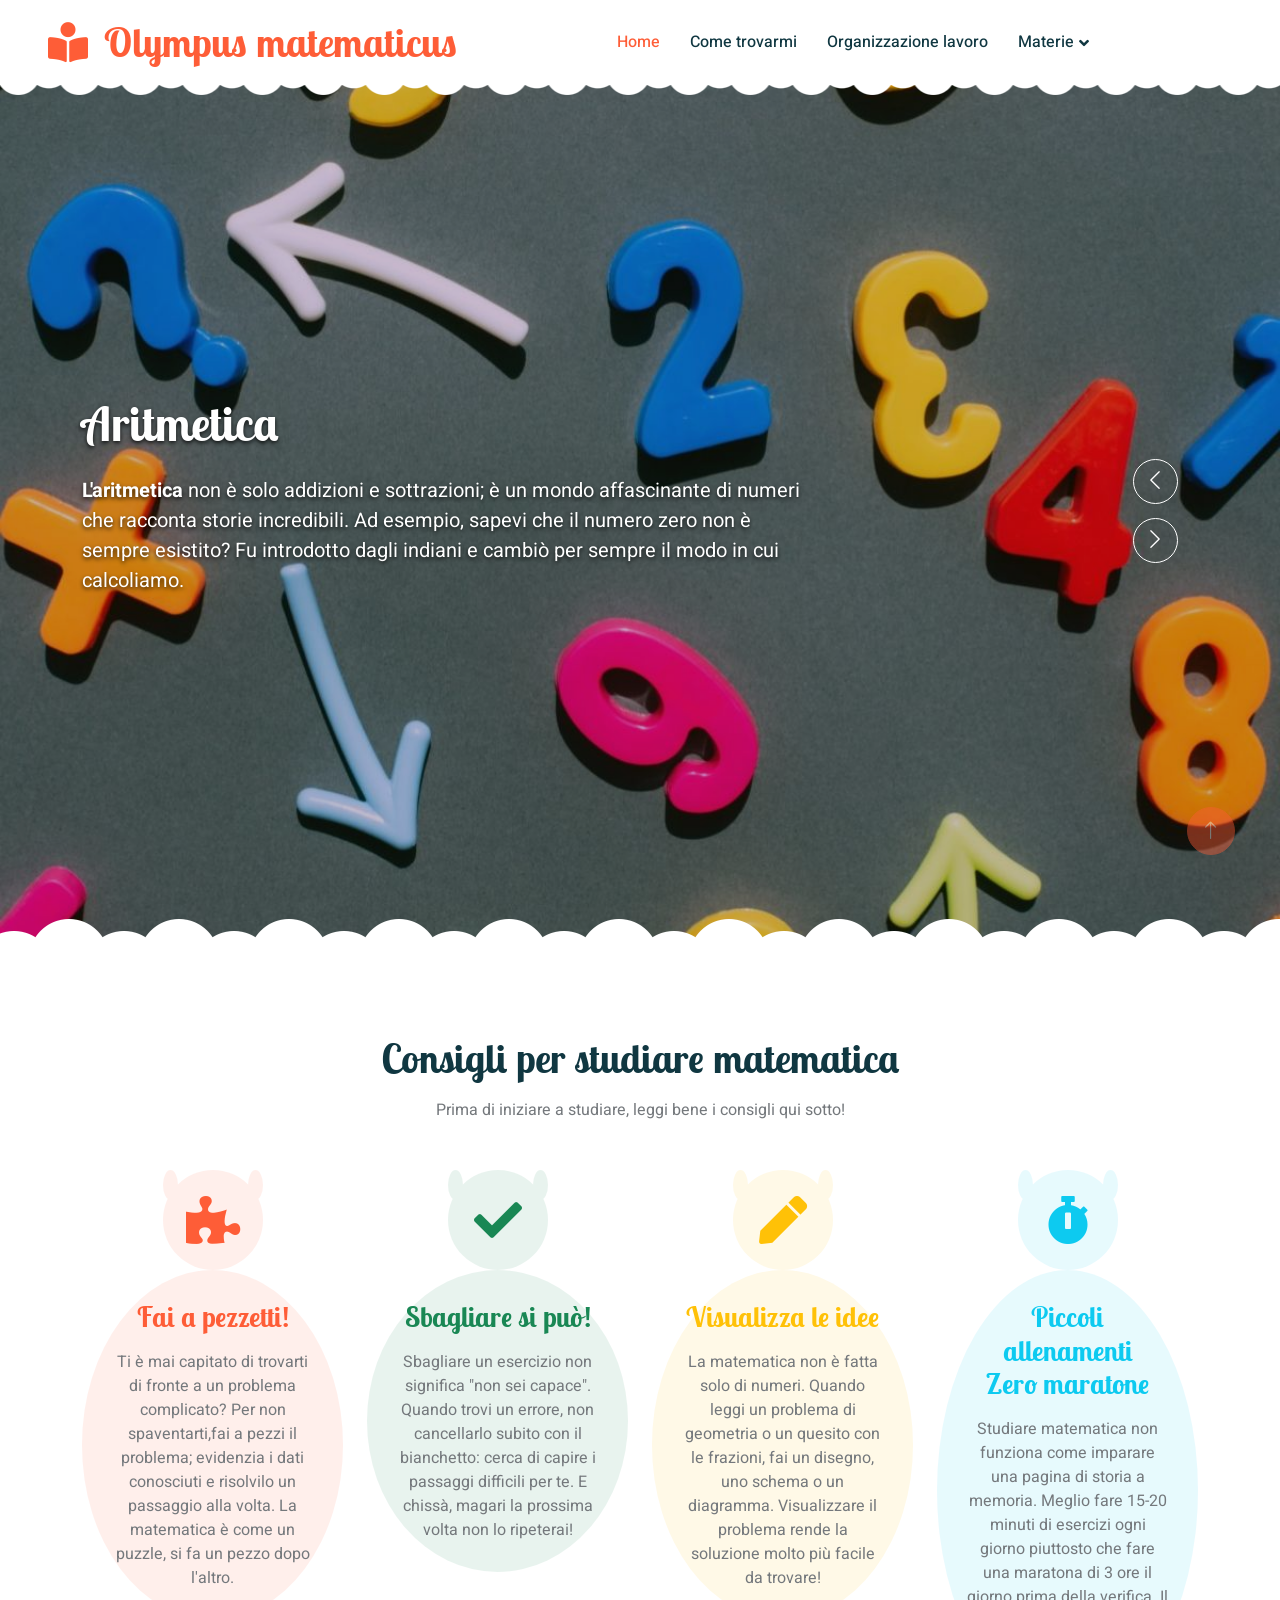
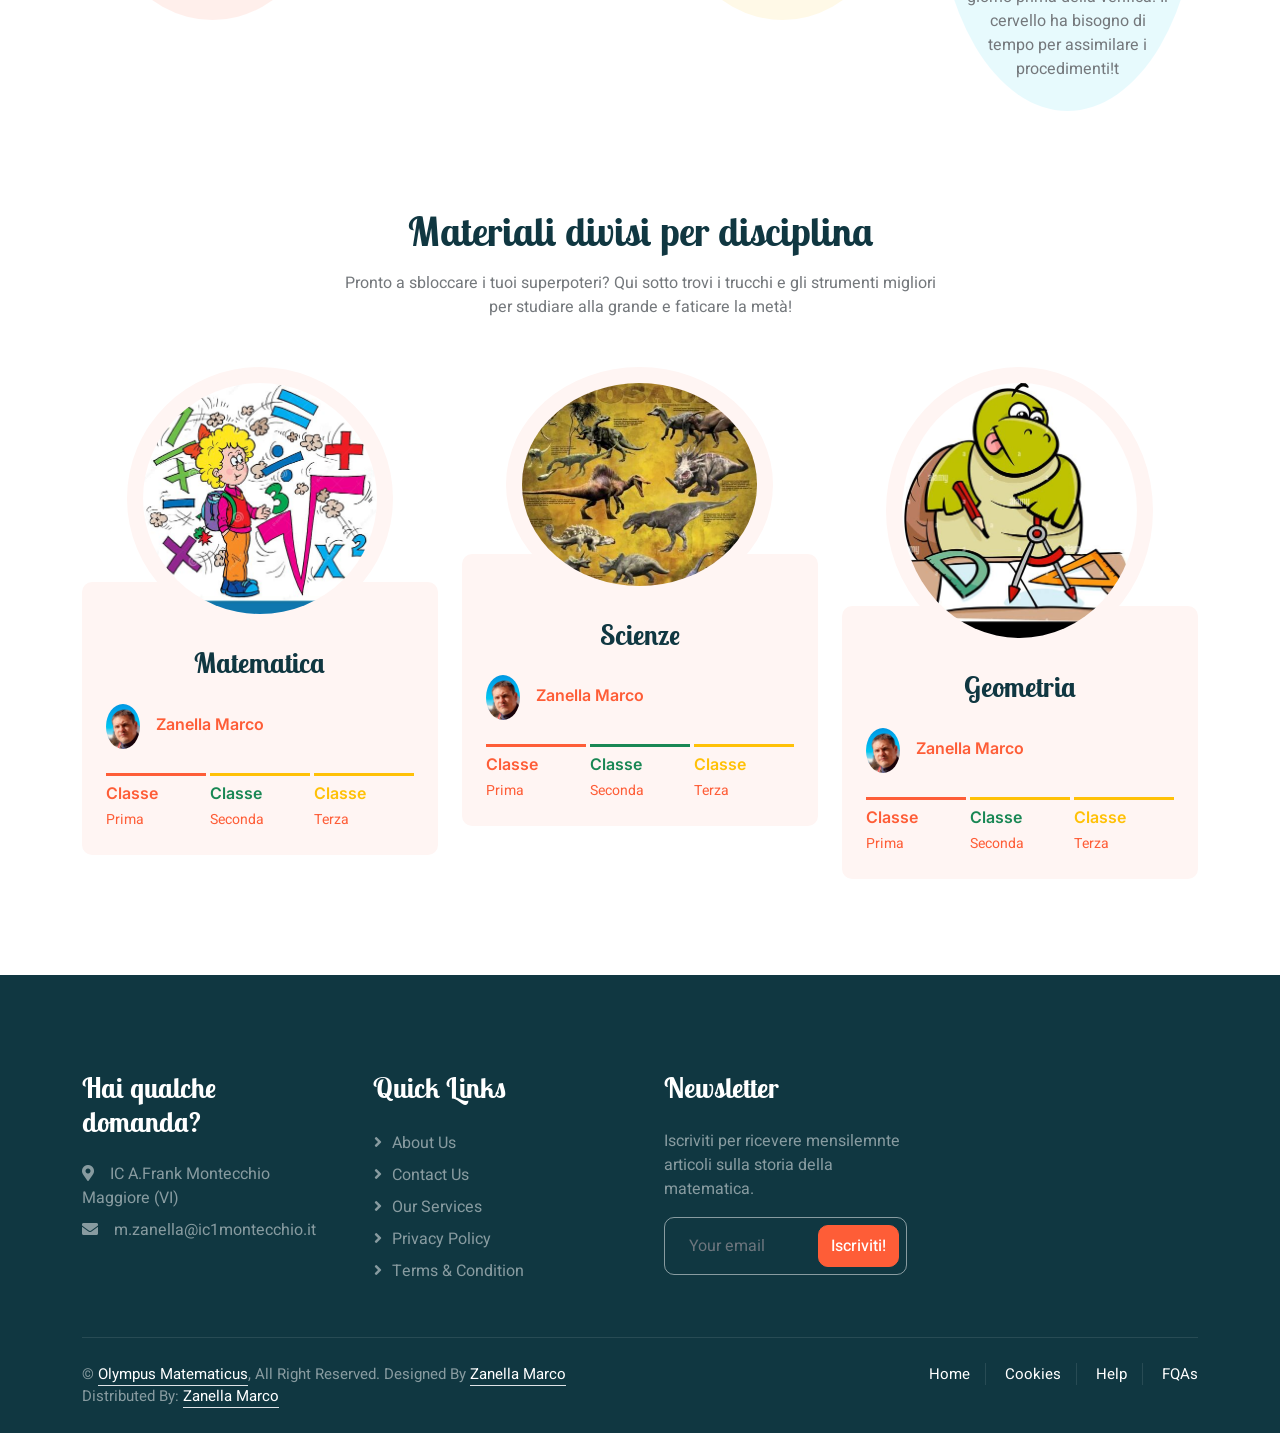
<file: index.html>
<!DOCTYPE html>
<html lang="it">

<head>
    <meta charset="utf-8">
    <title>Olympus Matematicus</title>
    <meta content="width=device-width, initial-scale=1.0" name="viewport">
    <meta content="Materiale di supporto alla didattica per ragazzi della scuola secondaria di primo grado, discipline matematica e scienze" name="didattica matematica, geometria, aritmetica, algebra, scienze">

    <!-- Favicon -->
    <link href="img/favicon.ico" rel="icon">

    <!-- Google Web Fonts -->
    <link rel="preconnect" href="https://fonts.googleapis.com">
    <link rel="preconnect" href="https://fonts.gstatic.com" crossorigin>
    <link href="https://fonts.googleapis.com/css2?family=Heebo:wght@400;500;600&family=Inter:wght@600&family=Lobster+Two:wght@700&display=swap" rel="stylesheet">
    
    <!-- Icon Font Stylesheet -->
    <link href="https://cdnjs.cloudflare.com/ajax/libs/font-awesome/5.10.0/css/all.min.css" rel="stylesheet">
    <link href="https://cdn.jsdelivr.net/npm/bootstrap-icons@1.4.1/font/bootstrap-icons.css" rel="stylesheet">

    <!-- Libraries Stylesheet -->
    <link href="lib/animate/animate.min.css" rel="stylesheet">
    <link href="lib/owlcarousel/assets/owl.carousel.min.css" rel="stylesheet">

    <!-- Customized Bootstrap Stylesheet -->
    <link href="css/bootstrap.min.css" rel="stylesheet">

    <!-- Template Stylesheet -->
    <link href="css/style.css" rel="stylesheet">
</head>

<body>
    <div class="container-xxl bg-white p-0">
        <!-- Spinner Start -->
        <div id="spinner" class="show bg-white position-fixed translate-middle w-100 vh-100 top-50 start-50 d-flex align-items-center justify-content-center">
            <div class="spinner-border text-primary" style="width: 3rem; height: 3rem;" role="status">
                <span class="sr-only">Caricamento...</span>
            </div>
        </div>
        <!-- Spinner End -->


        <!-- Navbar Start -->
        <nav class="navbar navbar-expand-lg bg-white navbar-light sticky-top px-4 px-lg-5 py-lg-0">
            <a href="index.html" class="navbar-brand">
                <h1 class="m-0 text-primary"><i class="fa fa-book-reader me-3"></i>Olympus matematicus</h1>
            </a>
            <button type="button" class="navbar-toggler" data-bs-toggle="collapse" data-bs-target="#navbarCollapse">
                <span class="navbar-toggler-icon"></span>
            </button>
            <div class="collapse navbar-collapse" id="navbarCollapse">
                <div class="navbar-nav mx-auto">
                    <a href="index.html" class="nav-item nav-link active">Home</a>
                    <a href="contact.html" class="nav-item nav-link">Come trovarmi</a>
                    <a href="#" class="nav-item nav-link">Organizzazione lavoro</a>
                    <div class="nav-item dropdown">
                        <a href="#" class="nav-link dropdown-toggle" data-bs-toggle="dropdown">Materie</a>
                        <div class="dropdown-menu rounded-0 rounded-bottom border-0 shadow-sm m-0">
                            <a href="#" class="dropdown-item">Aritmetica</a>
                            <a href="#" class="dropdown-item">Geometria</a>
                            <a href="#" class="dropdown-item">Scienze</a>
                        </div>
                    </div>
                </div>
                <!-- <a href="" class="btn btn-primary rounded-pill px-3 d-none d-lg-block">Join Us<i class="fa fa-arrow-right ms-3"></i></a> -->
            </div>
        </nav>
        <!-- Navbar End -->


        <!-- Carousel Start -->
        <div class="container-fluid p-0 mb-5">
            <div class="owl-carousel header-carousel position-relative">
                <div class="owl-carousel-item position-relative">
                    <img class="img-fluid w-100" src="img/A8bApprossimazione.jpg" alt="Immagine testata aritmetica">
                    <div class="position-absolute top-0 start-0 w-100 h-100 d-flex align-items-center" style="background: rgba(0, 0, 0, .2);">
                        <div class="container">
                            <div class="row justify-content-start">
                                <div class="col-10 col-lg-8">
                                    <h1 class="display-5 display-md-2 text-white animated slideInDown mb-4" style="text-shadow: 0 2px 4px rgba(0, 0, 0, .8);">Aritmetica</h1>
                                    <p class="fs-5 fw-medium text-white mb-4 pb-2" style="text-shadow: 0 2px 4px rgba(0, 0, 0, .8);"><b>L'aritmetica</b> non è solo addizioni e sottrazioni; è un mondo affascinante di numeri che racconta storie incredibili. Ad esempio, sapevi che il numero zero non è sempre esistito? Fu introdotto dagli indiani e cambiò per sempre il modo in cui calcoliamo.</p>
                                </div>
                            </div>
                        </div>
                    </div>
                </div>
                <div class="owl-carousel-item position-relative">
                    <img class="img-fluid" src="img/Facts-about-geometry.jpg" alt="">
                    <div class="position-absolute top-0 start-0 w-100 h-100 d-flex align-items-center" style="background: rgba(0, 0, 0, .2);">
                        <div class="container">
                            <div class="row justify-content-start">
                                <div class="col-10 col-lg-8">
                                    <h1 class="display-2 text-white animated slideInDown mb-4" style="text-shadow: 0 2px 4px rgba(0, 0, 0, .8);">Geometria</h1>
                                    <p class="fs-5 fw-medium text-white mb-4 pb-2" style="text-shadow: 0 2px 4px rgba(0, 0, 0, .8);">La geometria è una delle branche più antiche della matematica, eppure continua a stupire con la sua bellezza e complessità. Ma cosa rende la geometria così affascinante? La geometria non è solo una materia scolastica; è ovunque intorno a noi. Dai disegni intricati delle piastrelle ai grattacieli che sfidano la gravità, la geometria è la chiave per comprendere il mondo fisico. </p>
                                </div>
                            </div>
                        </div>
                    </div>
                </div>
            </div>
        </div>
        <!-- Carousel End -->


        <!-- Consigli Start -->
        <div class="container-xxl py-5">
            <div class="container">
                <div class="text-center mx-auto mb-5 wow fadeInUp" data-wow-delay="0.1s" style="max-width: 600px;">
                    <h1 class="mb-3">Consigli per studiare matematica</h1>
                    <p>Prima di iniziare a studiare, leggi bene i consigli qui sotto!</p>
                </div>
                <div class="row g-4">
                    <div class="col-lg-3 col-sm-6 wow fadeInUp" data-wow-delay="0.1s">
                        <div class="facility-item">
                            <div class="facility-icon bg-primary">
                                <span class="bg-primary"></span>
                                <i class="fa fa-3x fa-puzzle-piece text-primary"></i>
                                <span class="bg-primary"></span>
                            </div>
                            <div class="facility-text bg-primary">
                                <h3 class="text-primary mb-3">Fai a pezzetti!</h3>
                                <p class="mb-0">Ti è mai capitato di trovarti di fronte a un problema complicato? Per non spaventarti,fai a pezzi il problema; evidenzia i dati conosciuti e risolvilo un passaggio alla volta. La matematica è come un puzzle, si fa un pezzo dopo l'altro.</p>
                            </div>
                        </div>
                    </div>
                    <div class="col-lg-3 col-sm-6 wow fadeInUp" data-wow-delay="0.3s">
                        <div class="facility-item">
                            <div class="facility-icon bg-success">
                                <span class="bg-success"></span>
                                <i class="fa fa-solid fa-check fa-3x text-success"></i>
                                <span class="bg-success"></span>
                            </div>
                            <div class="facility-text bg-success">
                                <h3 class="text-success mb-3">Sbagliare si può!</h3>
                                <p class="mb-0">Sbagliare un esercizio non significa "non sei capace". Quando trovi un errore, non cancellarlo subito con il bianchetto: cerca di capire i passaggi difficili per te. E chissà, magari la prossima volta non lo ripeterai!</p>
                            </div>
                        </div>
                    </div>
                    <div class="col-lg-3 col-sm-6 wow fadeInUp" data-wow-delay="0.5s">
                        <div class="facility-item">
                            <div class="facility-icon bg-warning">
                                <span class="bg-warning"></span>
                                <i class="fa fa-pen fa-3x text-warning"></i>
                                <span class="bg-warning"></span>
                            </div>
                            <div class="facility-text bg-warning">
                                <h3 class="text-warning mb-3">Visualizza le idee</h3>
                                <p class="mb-0">La matematica non è fatta solo di numeri. Quando leggi un problema di geometria o un quesito con le frazioni, fai un disegno, uno schema o un diagramma. Visualizzare il problema rende la soluzione molto più facile da trovare!</p>
                            </div>
                        </div>
                    </div>
                    <div class="col-lg-3 col-sm-6 wow fadeInUp" data-wow-delay="0.7s">
                        <div class="facility-item">
                            <div class="facility-icon bg-info">
                                <span class="bg-info"></span>
                                <i class="fa fa-solid fa-stopwatch fa-3x text-info"></i>
                                <span class="bg-info"></span>
                            </div>
                            <div class="facility-text bg-info">
                                <h3 class="text-info mb-3">Piccoli allenamenti <br> Zero maratone</h3>
                                <p class="mb-0">Studiare matematica non funziona come imparare una pagina di storia a memoria. Meglio fare 15-20 minuti di esercizi ogni giorno piuttosto che fare una maratona di 3 ore il giorno prima della verifica. Il cervello ha bisogno di tempo per assimilare i procedimenti!t</p>
                            </div>
                        </div>
                    </div>
                </div>
            </div>
        </div>
        <!-- Consigli End -->



        <!-- Materiali discipline Start -->
        <div class="container-xxl py-5">
            <div class="container">
                <div class="text-center mx-auto mb-5 wow fadeInUp" data-wow-delay="0.1s" style="max-width: 600px;">
                    <h1 class="mb-3">Materiali divisi per disciplina</h1>
                    <p>Pronto a sbloccare i tuoi superpoteri? Qui sotto trovi i trucchi e gli strumenti migliori per studiare alla grande e faticare la metà!</p>
                </div>
                <div class="row g-4">
                    <div class="col-lg-4 col-md-6 wow fadeInUp" data-wow-delay="0.1s">
                        <div class="classes-item">
                            <div class="bg-light rounded-circle w-75 mx-auto p-3">
                                <a href=#><img class="img-fluid rounded-circle" src="img/Aritmetica_home.jpg" alt=""></a>
                            </div>
                            <div class="bg-light rounded p-4 pt-5 mt-n5">
                                <a class="d-block text-center h3 mt-3 mb-4" href="">Matematica</a>
                                <div class="d-flex align-items-center justify-content-between mb-4">
                                    <div class="d-flex align-items-center">
                                        <img class="rounded-circle flex-shrink-0" src="img/foto_profilo.jpeg" alt="" style="width: 34px; height: 45px;">
                                        <div class="ms-3">
                                            <h6 class="text-primary mb-1">Zanella Marco</h6>                                        </div>
                                    </div>                                </div>
                                <div class="row g-1">
                                    <div class="col-4">
                                        <div class="border-top border-3 border-primary pt-2">
                                            <a href=#>
                                                <h6 class="text-primary mb-1">Classe</h6>
                                                <small>Prima</small>
                                            </a> 
                                        </div>
                                    </div>
                                    <div class="col-4">
                                        <div class="border-top border-3 border-warning pt-2">
                                            <a href=#>
                                                <h6 class="text-success mb-1">Classe</h6>
                                                <small>Seconda</small>
                                            </a>
                                        </div>
                                    </div>
                                    <div class="col-4">
                                        <div class="border-top border-3 border-warning pt-2">
                                            <a href=#>
                                                <h6 class="text-warning mb-1">Classe</h6>
                                                <small>Terza</small>
                                            </a>
                                        </div>
                                    </div>
                                </div>
                            </div>
                        </div>
                    </div>
                    <div class="col-lg-4 col-md-6 wow fadeInUp" data-wow-delay="0.3s">
                        <div class="classes-item">
                            <div class="bg-light rounded-circle w-75 mx-auto p-3">
                                <img class="img-fluid rounded-circle" src="img/Scienze_home.jpg" alt="">
                            </div>
                            <div class="bg-light rounded p-4 pt-5 mt-n5">
                                <a class="d-block text-center h3 mt-3 mb-4" href="">Scienze</a>
                                <div class="d-flex align-items-center justify-content-between mb-4">
                                    <div class="d-flex align-items-center">
                                        <img class="rounded-circle flex-shrink-0" src="img/foto_profilo.jpeg" alt="" style="width: 34px; height: 45px;">
                                        <div class="ms-3">
                                            <h6 class="text-primary mb-1">Zanella Marco</h6>                                        </div>
                                    </div>
                                </div>
                                <div class="row g-1">
                                    <div class="col-4">
                                        <div class="border-top border-3 border-primary pt-2">
                                            <a href="#">
                                                <h6 class="text-primary mb-1">Classe</h6>
                                                <small>Prima</small>
                                            </a>
                                        </div>
                                    </div>
                                    <div class="col-4">
                                        <div class="border-top border-3 border-success pt-2">
                                            <a href="#">
                                                <h6 class="text-success mb-1">Classe</h6>
                                                <small>Seconda</small>
                                            </a>
                                        </div>
                                    </div>
                                    <div class="col-4">
                                        <div class="border-top border-3 border-warning pt-2">
                                            <a href="#">
                                                <h6 class="text-warning mb-1">Classe</h6>
                                                <small>Terza</small>
                                            </a>
                                        </div>
                                    </div>
                                </div>
                            </div>
                        </div>
                    </div>
                    <div class="col-lg-4 col-md-6 wow fadeInUp" data-wow-delay="0.5s">
                        <div class="classes-item">
                            <div class="bg-light rounded-circle w-75 mx-auto p-3">
                                <img class="img-fluid rounded-circle" src="img/Geometria_home.jpg" alt="">
                            </div>
                            <div class="bg-light rounded p-4 pt-5 mt-n5">
                                <a class="d-block text-center h3 mt-3 mb-4" href="">Geometria</a>
                                <div class="d-flex align-items-center justify-content-between mb-4">
                                    <div class="d-flex align-items-center">
                                        <img class="rounded-circle flex-shrink-0" src="img/foto_profilo.jpeg" alt="" style="width: 34px; height: 45px;">
                                        <div class="ms-3">
                                            <h6 class="text-primary mb-1">Zanella Marco</h6>                                        </div>
                                    </div>                                </div>
                                <div class="row g-1">
                                    <div class="col-4">
                                        <div class="border-top border-3 border-primary pt-2">
                                            <a href=#>
                                                <h6 class="text-primary mb-1">Classe</h6>
                                                <small>Prima</small>
                                            </a> 
                                        </div>
                                    </div>
                                    <div class="col-4">
                                        <div class="border-top border-3 border-warning pt-2">
                                            <a href=#>
                                                <h6 class="text-success mb-1">Classe</h6>
                                                <small>Seconda</small>
                                            </a>
                                        </div>
                                    </div>
                                    <div class="col-4">
                                        <div class="border-top border-3 border-warning pt-2">
                                            <a href=#>
                                                <h6 class="text-warning mb-1">Classe</h6>
                                                <small>Terza</small>
                                            </a>
                                        </div>
                                    </div>
                                </div>
                            </div>
                        </div>
                    </div>
                    
                </div>
            </div>
        </div>
        <!-- Materiali discipline End -->




        <!-- Footer Start -->
        <div class="container-fluid bg-dark text-white-50 footer pt-5 mt-5 wow fadeIn" data-wow-delay="0.1s">
            <div class="container py-5">
                <div class="row g-5">
                    <div class="col-lg-3 col-md-6">
                        <h3 class="text-white mb-4">Hai qualche domanda?</h3>
                        <p class="mb-2"><i class="fa fa-map-marker-alt me-3"></i>IC A.Frank Montecchio Maggiore (VI)</p>
                        <!-- <p class="mb-2"><i class="fa fa-phone-alt me-3"></i>+012 345 67890</p> -->
                        <p class="mb-2"><i class="fa fa-envelope me-3"></i>m.zanella@ic1montecchio.it</p>
                        <!-- <div class="d-flex pt-2">
                            <a class="btn btn-outline-light btn-social" href=""><i class="fab fa-twitter"></i></a>
                            <a class="btn btn-outline-light btn-social" href=""><i class="fab fa-facebook-f"></i></a>
                            <a class="btn btn-outline-light btn-social" href=""><i class="fab fa-youtube"></i></a>
                            <a class="btn btn-outline-light btn-social" href=""><i class="fab fa-linkedin-in"></i></a>
                        </div> -->
                    </div>
                    <div class="col-lg-3 col-md-6">
                        <h3 class="text-white mb-4">Quick Links</h3>
                        <a class="btn btn-link text-white-50" href="">About Us</a>
                        <a class="btn btn-link text-white-50" href="">Contact Us</a>
                        <a class="btn btn-link text-white-50" href="">Our Services</a>
                        <a class="btn btn-link text-white-50" href="">Privacy Policy</a>
                        <a class="btn btn-link text-white-50" href="">Terms & Condition</a>
                    </div>
                   
                    <div class="col-lg-3 col-md-6">
                        <h3 class="text-white mb-4">Newsletter</h3>
                        <p>Iscriviti per ricevere mensilemnte articoli sulla storia della matematica.</p>
                        <div class="position-relative mx-auto" style="max-width: 400px;">
                            <input class="form-control bg-transparent w-100 py-3 ps-4 pe-5" type="text" placeholder="Your email">
                            <button type="button" class="btn btn-primary py-2 position-absolute top-0 end-0 mt-2 me-2">Iscriviti!</button>
                        </div>
                    </div>
                </div>
            </div>
            <div class="container">
                <div class="copyright">
                    <div class="row">
                        <div class="col-md-6 text-center text-md-start mb-3 mb-md-0">
                            &copy; <a class="border-bottom" href="#">Olympus Matematicus</a>, All Right Reserved. 
							
							<!--/*** This template is free as long as you keep the footer author’s credit link/attribution link/backlink. If you'd like to use the template without the footer author’s credit link/attribution link/backlink, you can purchase the Credit Removal License from "https://htmlcodex.com/credit-removal". Thank you for your support. ***/-->
							Designed By <a class="border-bottom" href="https://htmlcodex.com">Zanella Marco</a>
                            <br>Distributed By: <a class="border-bottom" href="https://themewagon.com" target="_blank">Zanella Marco</a>
                        </div>
                        <div class="disabled col-md-6 text-center text-md-end">
                            <div class="footer-menu">
                                <a class="disabled" href="">Home</a>
                                <a class="disabled" href="">Cookies</a>
                                <a class="disabled" href="">Help</a>
                                <a class="disabled" href="">FQAs</a>
                            </div>
                        </div>
                    </div>
                </div>
            </div>
        </div>
        <!-- Footer End -->


        <!-- Back to Top -->
        <a href="#" class="btn btn-lg btn-primary btn-lg-square back-to-top"><i class="bi bi-arrow-up"></i></a>
    </div>

    <!-- JavaScript Libraries -->
    <script src="https://code.jquery.com/jquery-3.4.1.min.js"></script>
    <script src="https://cdn.jsdelivr.net/npm/bootstrap@5.0.0/dist/js/bootstrap.bundle.min.js"></script>
    <script src="lib/wow/wow.min.js"></script>
    <script src="lib/easing/easing.min.js"></script>
    <script src="lib/waypoints/waypoints.min.js"></script>
    <script src="lib/owlcarousel/owl.carousel.min.js"></script>

    <!-- Template Javascript -->
    <script src="js/main.js"></script>
</body>

</html>
</file>
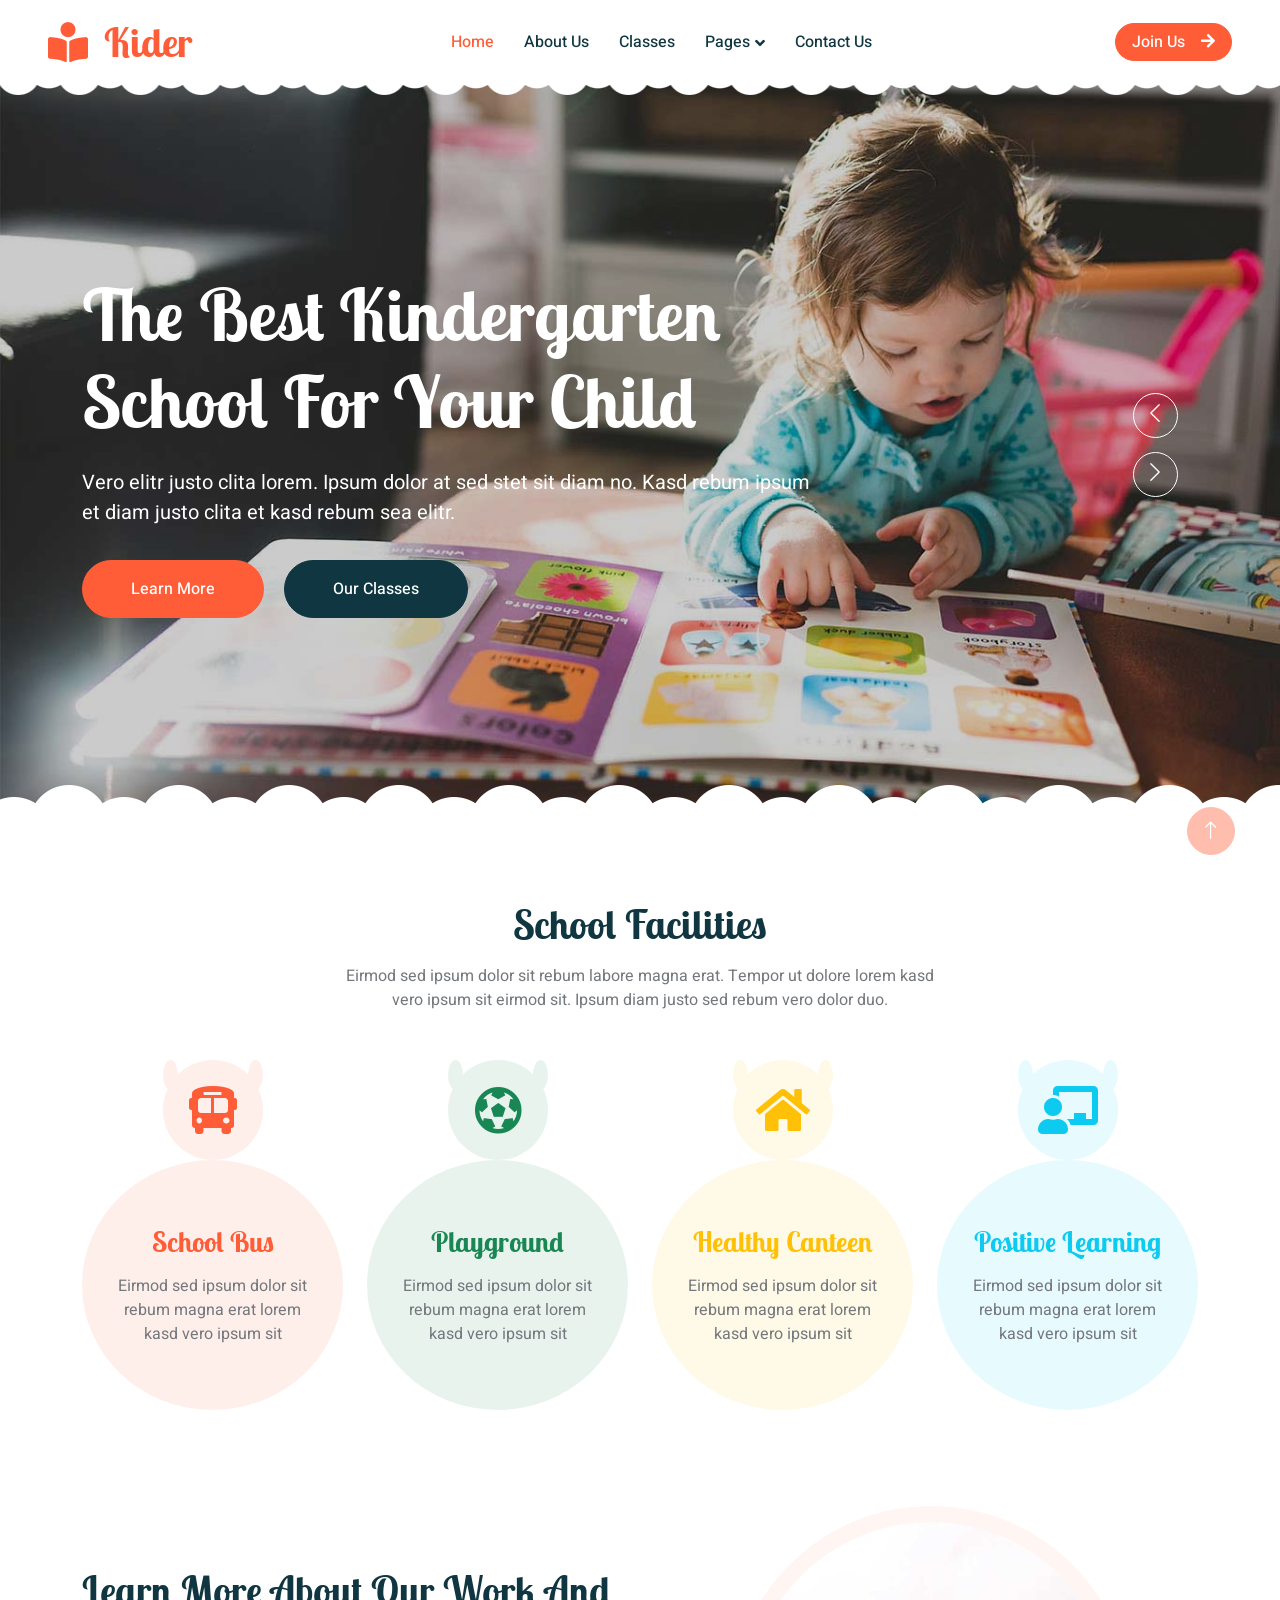
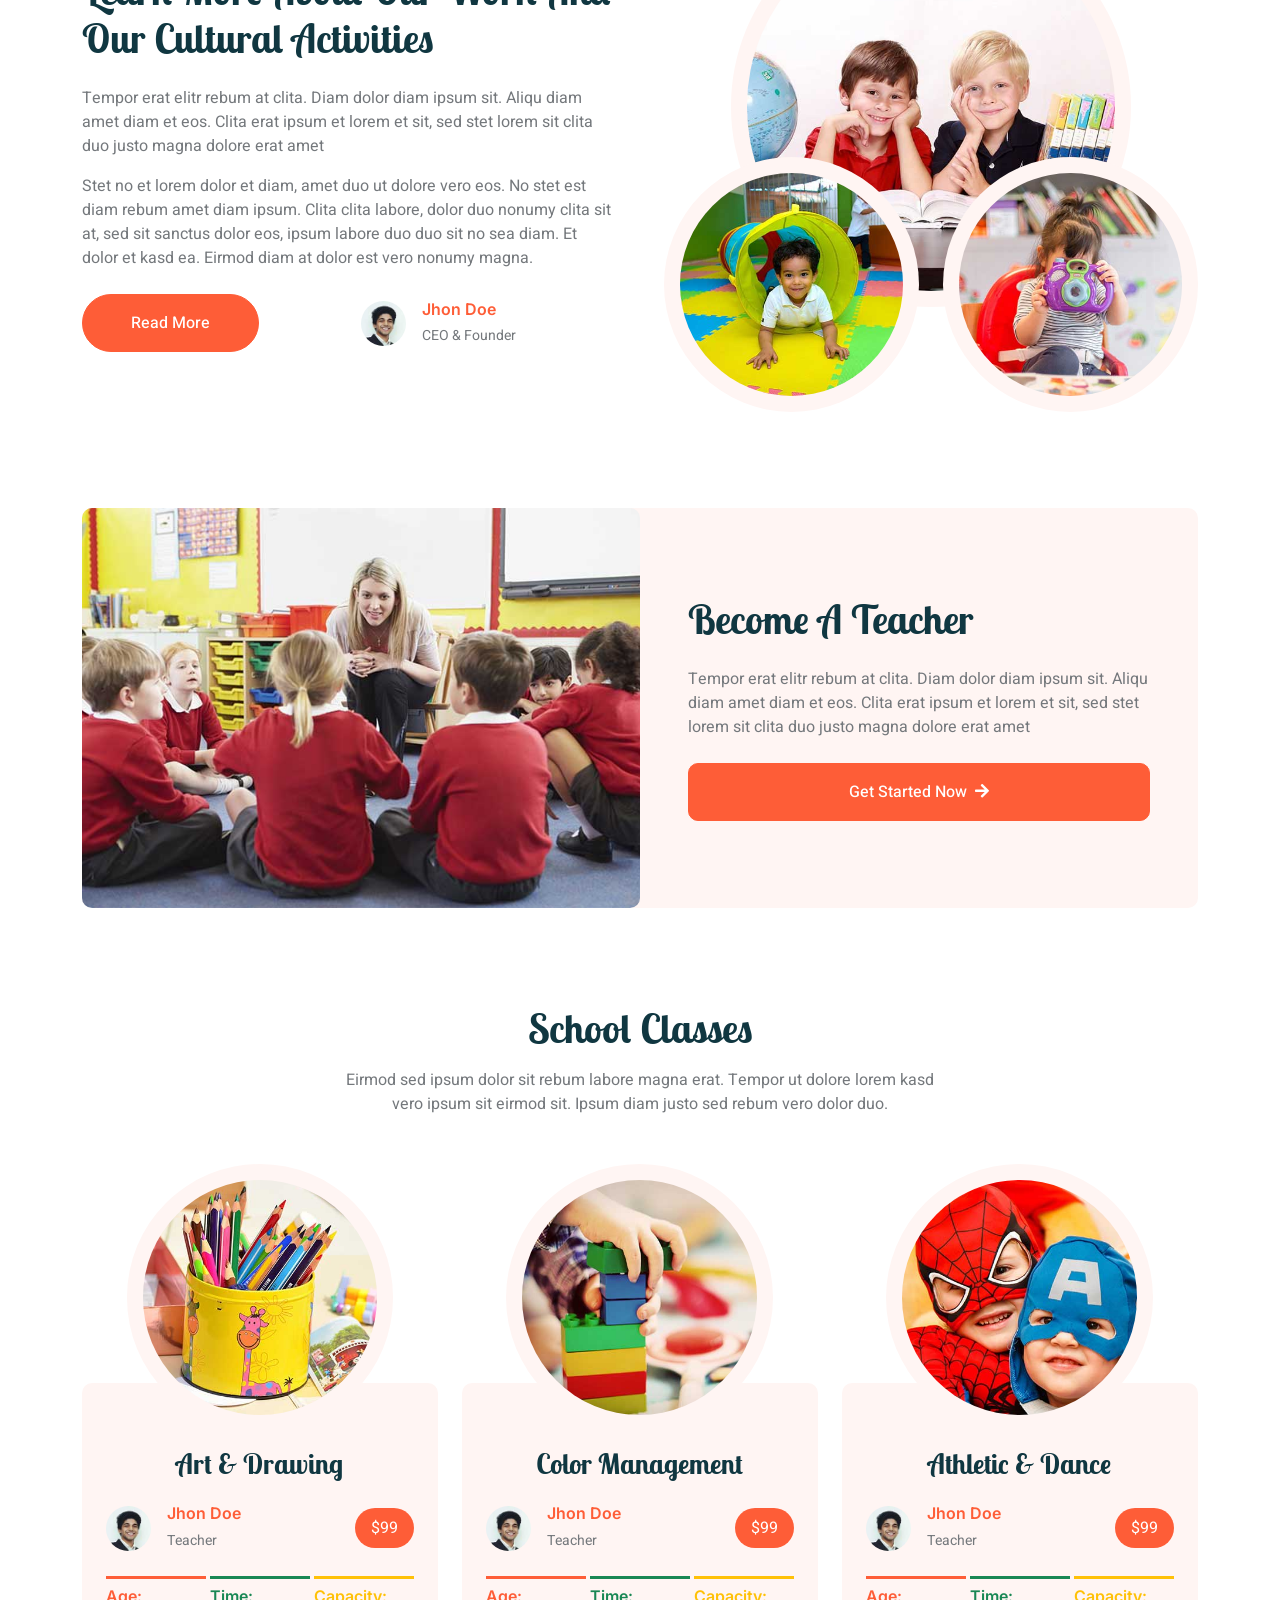
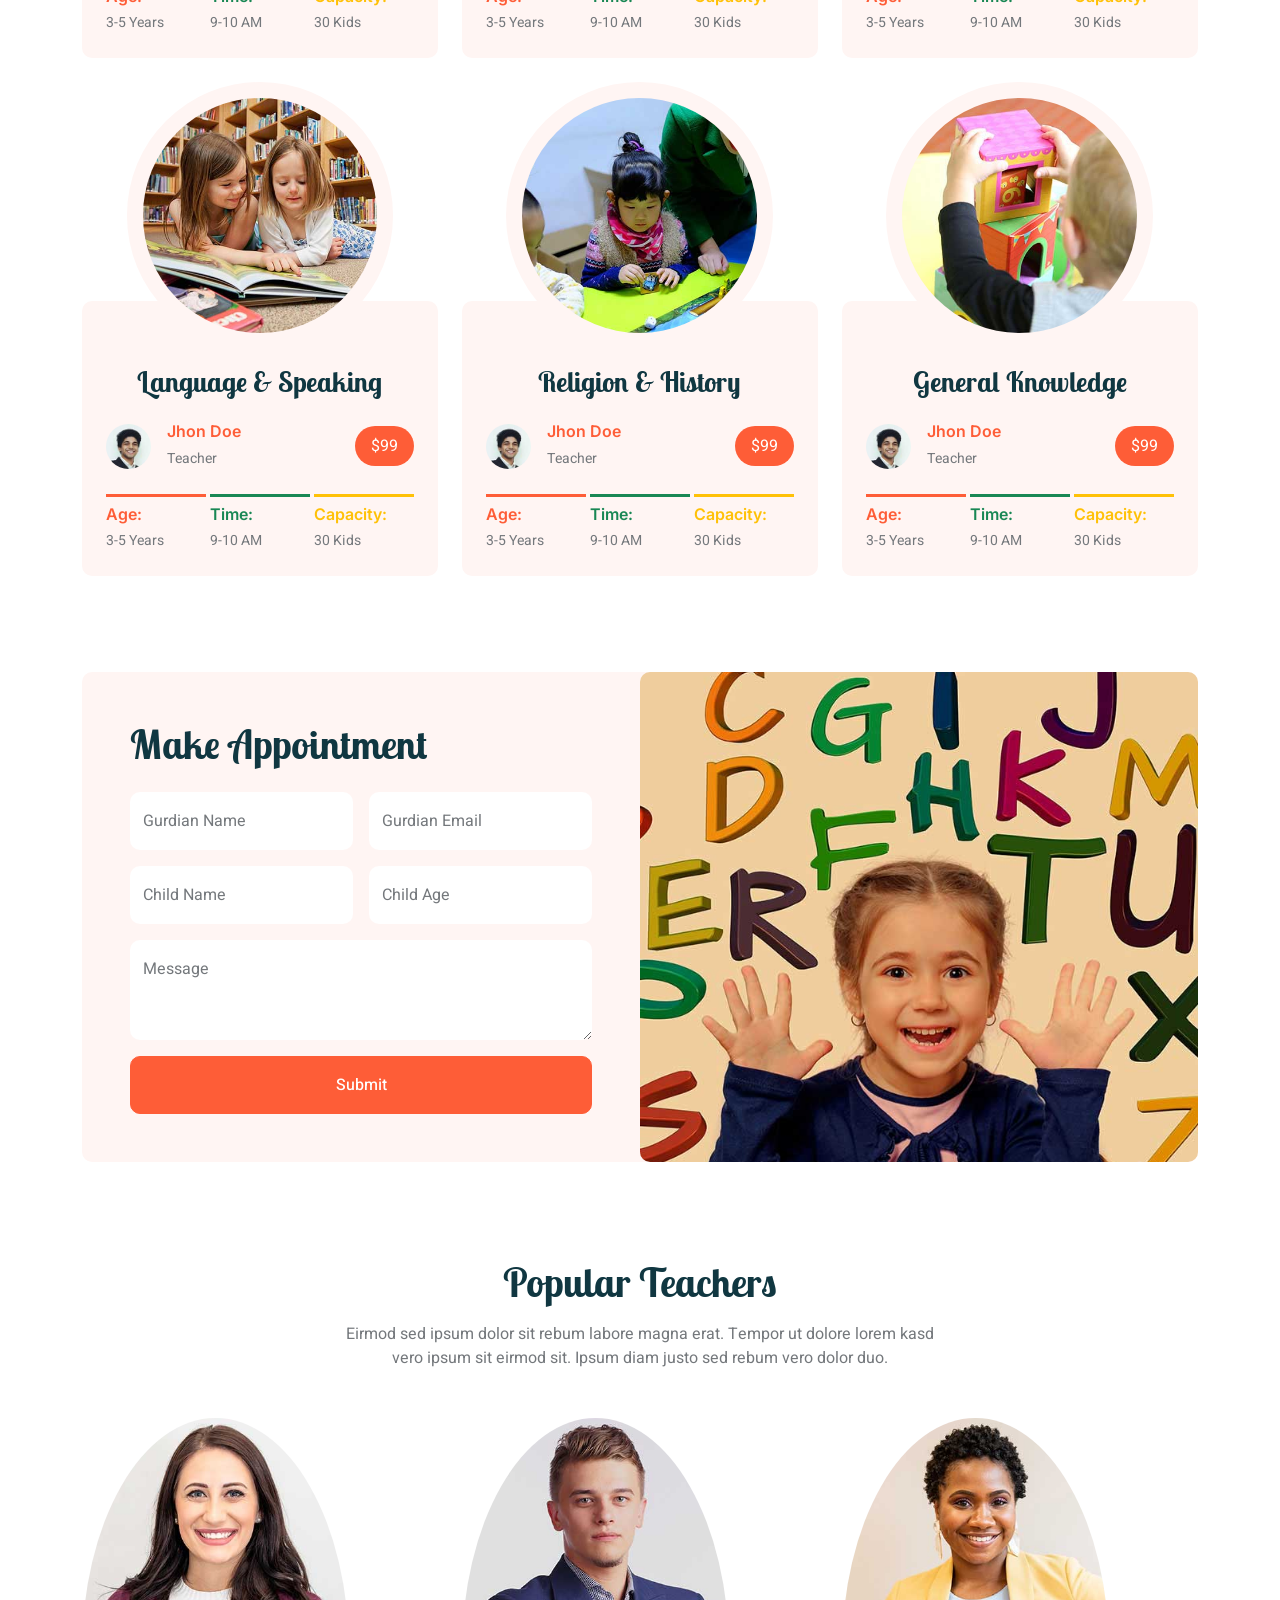
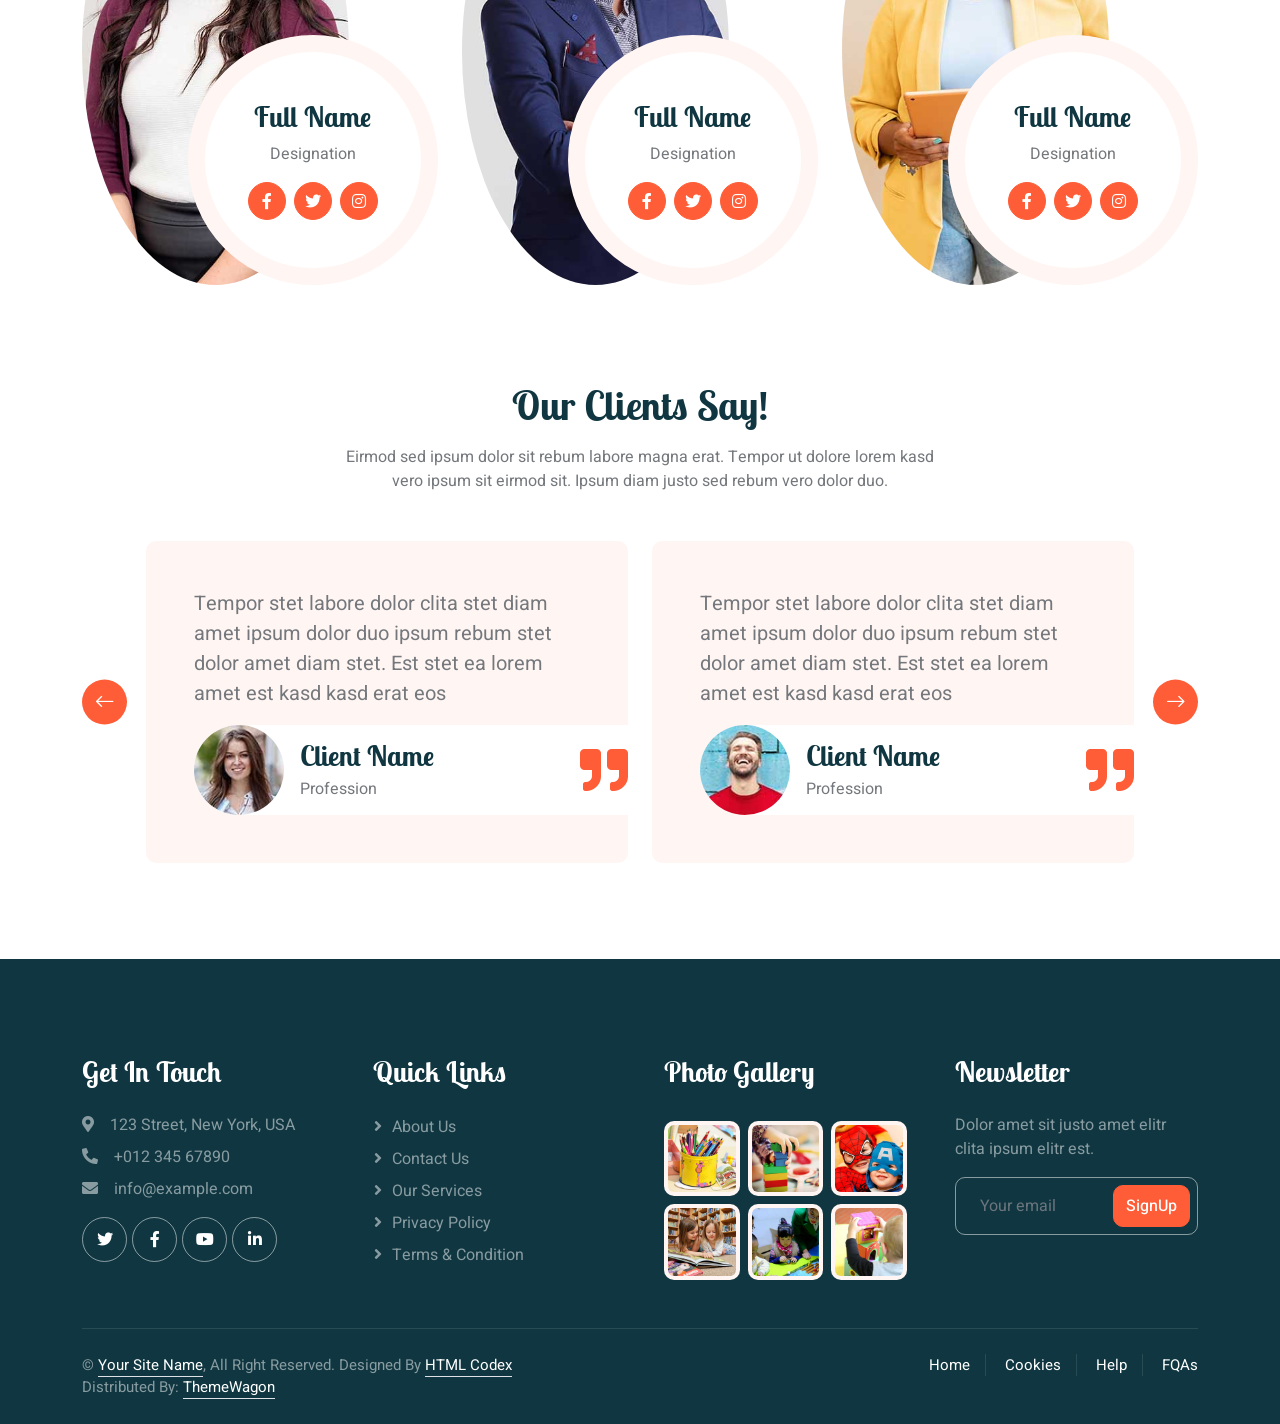
<file: kider-1.0.0/index.html>
<!DOCTYPE html>
<html lang="en">

<head>
    <meta charset="utf-8">
    <title>Kider - Preschool Website Template</title>
    <meta content="width=device-width, initial-scale=1.0" name="viewport">
    <meta content="" name="keywords">
    <meta content="" name="description">

    <!-- Favicon -->
    <link href="img/favicon.ico" rel="icon">

    <!-- Google Web Fonts -->
    <link rel="preconnect" href="https://fonts.googleapis.com">
    <link rel="preconnect" href="https://fonts.gstatic.com" crossorigin>
    <link href="https://fonts.googleapis.com/css2?family=Heebo:wght@400;500;600&family=Inter:wght@600&family=Lobster+Two:wght@700&display=swap" rel="stylesheet">
    
    <!-- Icon Font Stylesheet -->
    <link href="https://cdnjs.cloudflare.com/ajax/libs/font-awesome/5.10.0/css/all.min.css" rel="stylesheet">
    <link href="https://cdn.jsdelivr.net/npm/bootstrap-icons@1.4.1/font/bootstrap-icons.css" rel="stylesheet">

    <!-- Libraries Stylesheet -->
    <link href="lib/animate/animate.min.css" rel="stylesheet">
    <link href="lib/owlcarousel/assets/owl.carousel.min.css" rel="stylesheet">

    <!-- Customized Bootstrap Stylesheet -->
    <link href="css/bootstrap.min.css" rel="stylesheet">

    <!-- Template Stylesheet -->
    <link href="css/style.css" rel="stylesheet">
</head>

<body>
    <div class="container-xxl bg-white p-0">
        <!-- Spinner Start -->
        <div id="spinner" class="show bg-white position-fixed translate-middle w-100 vh-100 top-50 start-50 d-flex align-items-center justify-content-center">
            <div class="spinner-border text-primary" style="width: 3rem; height: 3rem;" role="status">
                <span class="sr-only">Loading...</span>
            </div>
        </div>
        <!-- Spinner End -->


        <!-- Navbar Start -->
        <nav class="navbar navbar-expand-lg bg-white navbar-light sticky-top px-4 px-lg-5 py-lg-0">
            <a href="index.html" class="navbar-brand">
                <h1 class="m-0 text-primary"><i class="fa fa-book-reader me-3"></i>Kider</h1>
            </a>
            <button type="button" class="navbar-toggler" data-bs-toggle="collapse" data-bs-target="#navbarCollapse">
                <span class="navbar-toggler-icon"></span>
            </button>
            <div class="collapse navbar-collapse" id="navbarCollapse">
                <div class="navbar-nav mx-auto">
                    <a href="index.html" class="nav-item nav-link active">Home</a>
                    <a href="about.html" class="nav-item nav-link">About Us</a>
                    <a href="classes.html" class="nav-item nav-link">Classes</a>
                    <div class="nav-item dropdown">
                        <a href="#" class="nav-link dropdown-toggle" data-bs-toggle="dropdown">Pages</a>
                        <div class="dropdown-menu rounded-0 rounded-bottom border-0 shadow-sm m-0">
                            <a href="facility.html" class="dropdown-item">School Facilities</a>
                            <a href="team.html" class="dropdown-item">Popular Teachers</a>
                            <a href="call-to-action.html" class="dropdown-item">Become A Teachers</a>
                            <a href="appointment.html" class="dropdown-item">Make Appointment</a>
                            <a href="testimonial.html" class="dropdown-item">Testimonial</a>
                            <a href="404.html" class="dropdown-item">404 Error</a>
                        </div>
                    </div>
                    <a href="contact.html" class="nav-item nav-link">Contact Us</a>
                </div>
                <a href="" class="btn btn-primary rounded-pill px-3 d-none d-lg-block">Join Us<i class="fa fa-arrow-right ms-3"></i></a>
            </div>
        </nav>
        <!-- Navbar End -->


        <!-- Carousel Start -->
        <div class="container-fluid p-0 mb-5">
            <div class="owl-carousel header-carousel position-relative">
                <div class="owl-carousel-item position-relative">
                    <img class="img-fluid" src="img/carousel-1.jpg" alt="">
                    <div class="position-absolute top-0 start-0 w-100 h-100 d-flex align-items-center" style="background: rgba(0, 0, 0, .2);">
                        <div class="container">
                            <div class="row justify-content-start">
                                <div class="col-10 col-lg-8">
                                    <h1 class="display-2 text-white animated slideInDown mb-4">The Best Kindergarten School For Your Child</h1>
                                    <p class="fs-5 fw-medium text-white mb-4 pb-2">Vero elitr justo clita lorem. Ipsum dolor at sed stet sit diam no. Kasd rebum ipsum et diam justo clita et kasd rebum sea elitr.</p>
                                    <a href="" class="btn btn-primary rounded-pill py-sm-3 px-sm-5 me-3 animated slideInLeft">Learn More</a>
                                    <a href="" class="btn btn-dark rounded-pill py-sm-3 px-sm-5 animated slideInRight">Our Classes</a>
                                </div>
                            </div>
                        </div>
                    </div>
                </div>
                <div class="owl-carousel-item position-relative">
                    <img class="img-fluid" src="img/carousel-2.jpg" alt="">
                    <div class="position-absolute top-0 start-0 w-100 h-100 d-flex align-items-center" style="background: rgba(0, 0, 0, .2);">
                        <div class="container">
                            <div class="row justify-content-start">
                                <div class="col-10 col-lg-8">
                                    <h1 class="display-2 text-white animated slideInDown mb-4">Make A Brighter Future For Your Child</h1>
                                    <p class="fs-5 fw-medium text-white mb-4 pb-2">Vero elitr justo clita lorem. Ipsum dolor at sed stet sit diam no. Kasd rebum ipsum et diam justo clita et kasd rebum sea elitr.</p>
                                    <a href="" class="btn btn-primary rounded-pill py-sm-3 px-sm-5 me-3 animated slideInLeft">Learn More</a>
                                    <a href="" class="btn btn-dark rounded-pill py-sm-3 px-sm-5 animated slideInRight">Our Classes</a>
                                </div>
                            </div>
                        </div>
                    </div>
                </div>
            </div>
        </div>
        <!-- Carousel End -->


        <!-- Facilities Start -->
        <div class="container-xxl py-5">
            <div class="container">
                <div class="text-center mx-auto mb-5 wow fadeInUp" data-wow-delay="0.1s" style="max-width: 600px;">
                    <h1 class="mb-3">School Facilities</h1>
                    <p>Eirmod sed ipsum dolor sit rebum labore magna erat. Tempor ut dolore lorem kasd vero ipsum sit eirmod sit. Ipsum diam justo sed rebum vero dolor duo.</p>
                </div>
                <div class="row g-4">
                    <div class="col-lg-3 col-sm-6 wow fadeInUp" data-wow-delay="0.1s">
                        <div class="facility-item">
                            <div class="facility-icon bg-primary">
                                <span class="bg-primary"></span>
                                <i class="fa fa-bus-alt fa-3x text-primary"></i>
                                <span class="bg-primary"></span>
                            </div>
                            <div class="facility-text bg-primary">
                                <h3 class="text-primary mb-3">School Bus</h3>
                                <p class="mb-0">Eirmod sed ipsum dolor sit rebum magna erat lorem kasd vero ipsum sit</p>
                            </div>
                        </div>
                    </div>
                    <div class="col-lg-3 col-sm-6 wow fadeInUp" data-wow-delay="0.3s">
                        <div class="facility-item">
                            <div class="facility-icon bg-success">
                                <span class="bg-success"></span>
                                <i class="fa fa-futbol fa-3x text-success"></i>
                                <span class="bg-success"></span>
                            </div>
                            <div class="facility-text bg-success">
                                <h3 class="text-success mb-3">Playground</h3>
                                <p class="mb-0">Eirmod sed ipsum dolor sit rebum magna erat lorem kasd vero ipsum sit</p>
                            </div>
                        </div>
                    </div>
                    <div class="col-lg-3 col-sm-6 wow fadeInUp" data-wow-delay="0.5s">
                        <div class="facility-item">
                            <div class="facility-icon bg-warning">
                                <span class="bg-warning"></span>
                                <i class="fa fa-home fa-3x text-warning"></i>
                                <span class="bg-warning"></span>
                            </div>
                            <div class="facility-text bg-warning">
                                <h3 class="text-warning mb-3">Healthy Canteen</h3>
                                <p class="mb-0">Eirmod sed ipsum dolor sit rebum magna erat lorem kasd vero ipsum sit</p>
                            </div>
                        </div>
                    </div>
                    <div class="col-lg-3 col-sm-6 wow fadeInUp" data-wow-delay="0.7s">
                        <div class="facility-item">
                            <div class="facility-icon bg-info">
                                <span class="bg-info"></span>
                                <i class="fa fa-chalkboard-teacher fa-3x text-info"></i>
                                <span class="bg-info"></span>
                            </div>
                            <div class="facility-text bg-info">
                                <h3 class="text-info mb-3">Positive Learning</h3>
                                <p class="mb-0">Eirmod sed ipsum dolor sit rebum magna erat lorem kasd vero ipsum sit</p>
                            </div>
                        </div>
                    </div>
                </div>
            </div>
        </div>
        <!-- Facilities End -->


        <!-- About Start -->
        <div class="container-xxl py-5">
            <div class="container">
                <div class="row g-5 align-items-center">
                    <div class="col-lg-6 wow fadeInUp" data-wow-delay="0.1s">
                        <h1 class="mb-4">Learn More About Our Work And Our Cultural Activities</h1>
                        <p>Tempor erat elitr rebum at clita. Diam dolor diam ipsum sit. Aliqu diam amet diam et eos. Clita erat ipsum et lorem et sit, sed stet lorem sit clita duo justo magna dolore erat amet</p>
                        <p class="mb-4">Stet no et lorem dolor et diam, amet duo ut dolore vero eos. No stet est diam rebum amet diam ipsum. Clita clita labore, dolor duo nonumy clita sit at, sed sit sanctus dolor eos, ipsum labore duo duo sit no sea diam. Et dolor et kasd ea. Eirmod diam at dolor est vero nonumy magna.</p>
                        <div class="row g-4 align-items-center">
                            <div class="col-sm-6">
                                <a class="btn btn-primary rounded-pill py-3 px-5" href="">Read More</a>
                            </div>
                            <div class="col-sm-6">
                                <div class="d-flex align-items-center">
                                    <img class="rounded-circle flex-shrink-0" src="img/user.jpg" alt="" style="width: 45px; height: 45px;">
                                    <div class="ms-3">
                                        <h6 class="text-primary mb-1">Jhon Doe</h6>
                                        <small>CEO & Founder</small>
                                    </div>
                                </div>
                            </div>
                        </div>
                    </div>
                    <div class="col-lg-6 about-img wow fadeInUp" data-wow-delay="0.5s">
                        <div class="row">
                            <div class="col-12 text-center">
                                <img class="img-fluid w-75 rounded-circle bg-light p-3" src="img/about-1.jpg" alt="">
                            </div>
                            <div class="col-6 text-start" style="margin-top: -150px;">
                                <img class="img-fluid w-100 rounded-circle bg-light p-3" src="img/about-2.jpg" alt="">
                            </div>
                            <div class="col-6 text-end" style="margin-top: -150px;">
                                <img class="img-fluid w-100 rounded-circle bg-light p-3" src="img/about-3.jpg" alt="">
                            </div>
                        </div>
                    </div>
                </div>
            </div>
        </div>
        <!-- About End -->


        <!-- Call To Action Start -->
        <div class="container-xxl py-5">
            <div class="container">
                <div class="bg-light rounded">
                    <div class="row g-0">
                        <div class="col-lg-6 wow fadeIn" data-wow-delay="0.1s" style="min-height: 400px;">
                            <div class="position-relative h-100">
                                <img class="position-absolute w-100 h-100 rounded" src="img/call-to-action.jpg" style="object-fit: cover;">
                            </div>
                        </div>
                        <div class="col-lg-6 wow fadeIn" data-wow-delay="0.5s">
                            <div class="h-100 d-flex flex-column justify-content-center p-5">
                                <h1 class="mb-4">Become A Teacher</h1>
                                <p class="mb-4">Tempor erat elitr rebum at clita. Diam dolor diam ipsum sit. Aliqu diam amet diam et eos.
                                    Clita erat ipsum et lorem et sit, sed stet lorem sit clita duo justo magna dolore erat amet
                                </p>
                                <a class="btn btn-primary py-3 px-5" href="">Get Started Now<i class="fa fa-arrow-right ms-2"></i></a>
                            </div>
                        </div>
                    </div>
                </div>
            </div>
        </div>
        <!-- Call To Action End -->


        <!-- Classes Start -->
        <div class="container-xxl py-5">
            <div class="container">
                <div class="text-center mx-auto mb-5 wow fadeInUp" data-wow-delay="0.1s" style="max-width: 600px;">
                    <h1 class="mb-3">School Classes</h1>
                    <p>Eirmod sed ipsum dolor sit rebum labore magna erat. Tempor ut dolore lorem kasd vero ipsum sit eirmod sit. Ipsum diam justo sed rebum vero dolor duo.</p>
                </div>
                <div class="row g-4">
                    <div class="col-lg-4 col-md-6 wow fadeInUp" data-wow-delay="0.1s">
                        <div class="classes-item">
                            <div class="bg-light rounded-circle w-75 mx-auto p-3">
                                <img class="img-fluid rounded-circle" src="img/classes-1.jpg" alt="">
                            </div>
                            <div class="bg-light rounded p-4 pt-5 mt-n5">
                                <a class="d-block text-center h3 mt-3 mb-4" href="">Art & Drawing</a>
                                <div class="d-flex align-items-center justify-content-between mb-4">
                                    <div class="d-flex align-items-center">
                                        <img class="rounded-circle flex-shrink-0" src="img/user.jpg" alt="" style="width: 45px; height: 45px;">
                                        <div class="ms-3">
                                            <h6 class="text-primary mb-1">Jhon Doe</h6>
                                            <small>Teacher</small>
                                        </div>
                                    </div>
                                    <span class="bg-primary text-white rounded-pill py-2 px-3" href="">$99</span>
                                </div>
                                <div class="row g-1">
                                    <div class="col-4">
                                        <div class="border-top border-3 border-primary pt-2">
                                            <h6 class="text-primary mb-1">Age:</h6>
                                            <small>3-5 Years</small>
                                        </div>
                                    </div>
                                    <div class="col-4">
                                        <div class="border-top border-3 border-success pt-2">
                                            <h6 class="text-success mb-1">Time:</h6>
                                            <small>9-10 AM</small>
                                        </div>
                                    </div>
                                    <div class="col-4">
                                        <div class="border-top border-3 border-warning pt-2">
                                            <h6 class="text-warning mb-1">Capacity:</h6>
                                            <small>30 Kids</small>
                                        </div>
                                    </div>
                                </div>
                            </div>
                        </div>
                    </div>
                    <div class="col-lg-4 col-md-6 wow fadeInUp" data-wow-delay="0.3s">
                        <div class="classes-item">
                            <div class="bg-light rounded-circle w-75 mx-auto p-3">
                                <img class="img-fluid rounded-circle" src="img/classes-2.jpg" alt="">
                            </div>
                            <div class="bg-light rounded p-4 pt-5 mt-n5">
                                <a class="d-block text-center h3 mt-3 mb-4" href="">Color Management</a>
                                <div class="d-flex align-items-center justify-content-between mb-4">
                                    <div class="d-flex align-items-center">
                                        <img class="rounded-circle flex-shrink-0" src="img/user.jpg" alt="" style="width: 45px; height: 45px;">
                                        <div class="ms-3">
                                            <h6 class="text-primary mb-1">Jhon Doe</h6>
                                            <small>Teacher</small>
                                        </div>
                                    </div>
                                    <span class="bg-primary text-white rounded-pill py-2 px-3" href="">$99</span>
                                </div>
                                <div class="row g-1">
                                    <div class="col-4">
                                        <div class="border-top border-3 border-primary pt-2">
                                            <h6 class="text-primary mb-1">Age:</h6>
                                            <small>3-5 Years</small>
                                        </div>
                                    </div>
                                    <div class="col-4">
                                        <div class="border-top border-3 border-success pt-2">
                                            <h6 class="text-success mb-1">Time:</h6>
                                            <small>9-10 AM</small>
                                        </div>
                                    </div>
                                    <div class="col-4">
                                        <div class="border-top border-3 border-warning pt-2">
                                            <h6 class="text-warning mb-1">Capacity:</h6>
                                            <small>30 Kids</small>
                                        </div>
                                    </div>
                                </div>
                            </div>
                        </div>
                    </div>
                    <div class="col-lg-4 col-md-6 wow fadeInUp" data-wow-delay="0.5s">
                        <div class="classes-item">
                            <div class="bg-light rounded-circle w-75 mx-auto p-3">
                                <img class="img-fluid rounded-circle" src="img/classes-3.jpg" alt="">
                            </div>
                            <div class="bg-light rounded p-4 pt-5 mt-n5">
                                <a class="d-block text-center h3 mt-3 mb-4" href="">Athletic & Dance</a>
                                <div class="d-flex align-items-center justify-content-between mb-4">
                                    <div class="d-flex align-items-center">
                                        <img class="rounded-circle flex-shrink-0" src="img/user.jpg" alt="" style="width: 45px; height: 45px;">
                                        <div class="ms-3">
                                            <h6 class="text-primary mb-1">Jhon Doe</h6>
                                            <small>Teacher</small>
                                        </div>
                                    </div>
                                    <span class="bg-primary text-white rounded-pill py-2 px-3" href="">$99</span>
                                </div>
                                <div class="row g-1">
                                    <div class="col-4">
                                        <div class="border-top border-3 border-primary pt-2">
                                            <h6 class="text-primary mb-1">Age:</h6>
                                            <small>3-5 Years</small>
                                        </div>
                                    </div>
                                    <div class="col-4">
                                        <div class="border-top border-3 border-success pt-2">
                                            <h6 class="text-success mb-1">Time:</h6>
                                            <small>9-10 AM</small>
                                        </div>
                                    </div>
                                    <div class="col-4">
                                        <div class="border-top border-3 border-warning pt-2">
                                            <h6 class="text-warning mb-1">Capacity:</h6>
                                            <small>30 Kids</small>
                                        </div>
                                    </div>
                                </div>
                            </div>
                        </div>
                    </div>
                    <div class="col-lg-4 col-md-6 wow fadeInUp" data-wow-delay="0.1s">
                        <div class="classes-item">
                            <div class="bg-light rounded-circle w-75 mx-auto p-3">
                                <img class="img-fluid rounded-circle" src="img/classes-4.jpg" alt="">
                            </div>
                            <div class="bg-light rounded p-4 pt-5 mt-n5">
                                <a class="d-block text-center h3 mt-3 mb-4" href="">Language & Speaking</a>
                                <div class="d-flex align-items-center justify-content-between mb-4">
                                    <div class="d-flex align-items-center">
                                        <img class="rounded-circle flex-shrink-0" src="img/user.jpg" alt="" style="width: 45px; height: 45px;">
                                        <div class="ms-3">
                                            <h6 class="text-primary mb-1">Jhon Doe</h6>
                                            <small>Teacher</small>
                                        </div>
                                    </div>
                                    <span class="bg-primary text-white rounded-pill py-2 px-3" href="">$99</span>
                                </div>
                                <div class="row g-1">
                                    <div class="col-4">
                                        <div class="border-top border-3 border-primary pt-2">
                                            <h6 class="text-primary mb-1">Age:</h6>
                                            <small>3-5 Years</small>
                                        </div>
                                    </div>
                                    <div class="col-4">
                                        <div class="border-top border-3 border-success pt-2">
                                            <h6 class="text-success mb-1">Time:</h6>
                                            <small>9-10 AM</small>
                                        </div>
                                    </div>
                                    <div class="col-4">
                                        <div class="border-top border-3 border-warning pt-2">
                                            <h6 class="text-warning mb-1">Capacity:</h6>
                                            <small>30 Kids</small>
                                        </div>
                                    </div>
                                </div>
                            </div>
                        </div>
                    </div>
                    <div class="col-lg-4 col-md-6 wow fadeInUp" data-wow-delay="0.3s">
                        <div class="classes-item">
                            <div class="bg-light rounded-circle w-75 mx-auto p-3">
                                <img class="img-fluid rounded-circle" src="img/classes-5.jpg" alt="">
                            </div>
                            <div class="bg-light rounded p-4 pt-5 mt-n5">
                                <a class="d-block text-center h3 mt-3 mb-4" href="">Religion & History</a>
                                <div class="d-flex align-items-center justify-content-between mb-4">
                                    <div class="d-flex align-items-center">
                                        <img class="rounded-circle flex-shrink-0" src="img/user.jpg" alt="" style="width: 45px; height: 45px;">
                                        <div class="ms-3">
                                            <h6 class="text-primary mb-1">Jhon Doe</h6>
                                            <small>Teacher</small>
                                        </div>
                                    </div>
                                    <span class="bg-primary text-white rounded-pill py-2 px-3" href="">$99</span>
                                </div>
                                <div class="row g-1">
                                    <div class="col-4">
                                        <div class="border-top border-3 border-primary pt-2">
                                            <h6 class="text-primary mb-1">Age:</h6>
                                            <small>3-5 Years</small>
                                        </div>
                                    </div>
                                    <div class="col-4">
                                        <div class="border-top border-3 border-success pt-2">
                                            <h6 class="text-success mb-1">Time:</h6>
                                            <small>9-10 AM</small>
                                        </div>
                                    </div>
                                    <div class="col-4">
                                        <div class="border-top border-3 border-warning pt-2">
                                            <h6 class="text-warning mb-1">Capacity:</h6>
                                            <small>30 Kids</small>
                                        </div>
                                    </div>
                                </div>
                            </div>
                        </div>
                    </div>
                    <div class="col-lg-4 col-md-6 wow fadeInUp" data-wow-delay="0.5s">
                        <div class="classes-item">
                            <div class="bg-light rounded-circle w-75 mx-auto p-3">
                                <img class="img-fluid rounded-circle" src="img/classes-6.jpg" alt="">
                            </div>
                            <div class="bg-light rounded p-4 pt-5 mt-n5">
                                <a class="d-block text-center h3 mt-3 mb-4" href="">General Knowledge</a>
                                <div class="d-flex align-items-center justify-content-between mb-4">
                                    <div class="d-flex align-items-center">
                                        <img class="rounded-circle flex-shrink-0" src="img/user.jpg" alt="" style="width: 45px; height: 45px;">
                                        <div class="ms-3">
                                            <h6 class="text-primary mb-1">Jhon Doe</h6>
                                            <small>Teacher</small>
                                        </div>
                                    </div>
                                    <span class="bg-primary text-white rounded-pill py-2 px-3" href="">$99</span>
                                </div>
                                <div class="row g-1">
                                    <div class="col-4">
                                        <div class="border-top border-3 border-primary pt-2">
                                            <h6 class="text-primary mb-1">Age:</h6>
                                            <small>3-5 Years</small>
                                        </div>
                                    </div>
                                    <div class="col-4">
                                        <div class="border-top border-3 border-success pt-2">
                                            <h6 class="text-success mb-1">Time:</h6>
                                            <small>9-10 AM</small>
                                        </div>
                                    </div>
                                    <div class="col-4">
                                        <div class="border-top border-3 border-warning pt-2">
                                            <h6 class="text-warning mb-1">Capacity:</h6>
                                            <small>30 Kids</small>
                                        </div>
                                    </div>
                                </div>
                            </div>
                        </div>
                    </div>
                </div>
            </div>
        </div>
        <!-- Classes End -->


        <!-- Appointment Start -->
        <div class="container-xxl py-5">
            <div class="container">
                <div class="bg-light rounded">
                    <div class="row g-0">
                        <div class="col-lg-6 wow fadeIn" data-wow-delay="0.1s">
                            <div class="h-100 d-flex flex-column justify-content-center p-5">
                                <h1 class="mb-4">Make Appointment</h1>
                                <form>
                                    <div class="row g-3">
                                        <div class="col-sm-6">
                                            <div class="form-floating">
                                                <input type="text" class="form-control border-0" id="gname" placeholder="Gurdian Name">
                                                <label for="gname">Gurdian Name</label>
                                            </div>
                                        </div>
                                        <div class="col-sm-6">
                                            <div class="form-floating">
                                                <input type="email" class="form-control border-0" id="gmail" placeholder="Gurdian Email">
                                                <label for="gmail">Gurdian Email</label>
                                            </div>
                                        </div>
                                        <div class="col-sm-6">
                                            <div class="form-floating">
                                                <input type="text" class="form-control border-0" id="cname" placeholder="Child Name">
                                                <label for="cname">Child Name</label>
                                            </div>
                                        </div>
                                        <div class="col-sm-6">
                                            <div class="form-floating">
                                                <input type="text" class="form-control border-0" id="cage" placeholder="Child Age">
                                                <label for="cage">Child Age</label>
                                            </div>
                                        </div>
                                        <div class="col-12">
                                            <div class="form-floating">
                                                <textarea class="form-control border-0" placeholder="Leave a message here" id="message" style="height: 100px"></textarea>
                                                <label for="message">Message</label>
                                            </div>
                                        </div>
                                        <div class="col-12">
                                            <button class="btn btn-primary w-100 py-3" type="submit">Submit</button>
                                        </div>
                                    </div>
                                </form>
                            </div>
                        </div>
                        <div class="col-lg-6 wow fadeIn" data-wow-delay="0.5s" style="min-height: 400px;">
                            <div class="position-relative h-100">
                                <img class="position-absolute w-100 h-100 rounded" src="img/appointment.jpg" style="object-fit: cover;">
                            </div>
                        </div>
                    </div>
                </div>
            </div>
        </div>
        <!-- Appointment End -->


        <!-- Team Start -->
        <div class="container-xxl py-5">
            <div class="container">
                <div class="text-center mx-auto mb-5 wow fadeInUp" data-wow-delay="0.1s" style="max-width: 600px;">
                    <h1 class="mb-3">Popular Teachers</h1>
                    <p>Eirmod sed ipsum dolor sit rebum labore magna erat. Tempor ut dolore lorem kasd vero ipsum sit
                        eirmod sit. Ipsum diam justo sed rebum vero dolor duo.</p>
                </div>
                <div class="row g-4">
                    <div class="col-lg-4 col-md-6 wow fadeInUp" data-wow-delay="0.1s">
                        <div class="team-item position-relative">
                            <img class="img-fluid rounded-circle w-75" src="img/team-1.jpg" alt="">
                            <div class="team-text">
                                <h3>Full Name</h3>
                                <p>Designation</p>
                                <div class="d-flex align-items-center">
                                    <a class="btn btn-square btn-primary mx-1" href=""><i class="fab fa-facebook-f"></i></a>
                                    <a class="btn btn-square btn-primary  mx-1" href=""><i class="fab fa-twitter"></i></a>
                                    <a class="btn btn-square btn-primary  mx-1" href=""><i class="fab fa-instagram"></i></a>
                                </div>
                            </div>
                        </div>
                    </div>
                    <div class="col-lg-4 col-md-6 wow fadeInUp" data-wow-delay="0.3s">
                        <div class="team-item position-relative">
                            <img class="img-fluid rounded-circle w-75" src="img/team-2.jpg" alt="">
                            <div class="team-text">
                                <h3>Full Name</h3>
                                <p>Designation</p>
                                <div class="d-flex align-items-center">
                                    <a class="btn btn-square btn-primary mx-1" href=""><i class="fab fa-facebook-f"></i></a>
                                    <a class="btn btn-square btn-primary  mx-1" href=""><i class="fab fa-twitter"></i></a>
                                    <a class="btn btn-square btn-primary  mx-1" href=""><i class="fab fa-instagram"></i></a>
                                </div>
                            </div>
                        </div>
                    </div>
                    <div class="col-lg-4 col-md-6 wow fadeInUp" data-wow-delay="0.5s">
                        <div class="team-item position-relative">
                            <img class="img-fluid rounded-circle w-75" src="img/team-3.jpg" alt="">
                            <div class="team-text">
                                <h3>Full Name</h3>
                                <p>Designation</p>
                                <div class="d-flex align-items-center">
                                    <a class="btn btn-square btn-primary mx-1" href=""><i class="fab fa-facebook-f"></i></a>
                                    <a class="btn btn-square btn-primary  mx-1" href=""><i class="fab fa-twitter"></i></a>
                                    <a class="btn btn-square btn-primary  mx-1" href=""><i class="fab fa-instagram"></i></a>
                                </div>
                            </div>
                        </div>
                    </div>
                </div>
            </div>
        </div>
        <!-- Team End -->


        <!-- Testimonial Start -->
        <div class="container-xxl py-5">
            <div class="container">
                <div class="text-center mx-auto mb-5 wow fadeInUp" data-wow-delay="0.1s" style="max-width: 600px;">
                    <h1 class="mb-3">Our Clients Say!</h1>
                    <p>Eirmod sed ipsum dolor sit rebum labore magna erat. Tempor ut dolore lorem kasd vero ipsum sit eirmod sit. Ipsum diam justo sed rebum vero dolor duo.</p>
                </div>
                <div class="owl-carousel testimonial-carousel wow fadeInUp" data-wow-delay="0.1s">
                    <div class="testimonial-item bg-light rounded p-5">
                        <p class="fs-5">Tempor stet labore dolor clita stet diam amet ipsum dolor duo ipsum rebum stet dolor amet diam stet. Est stet ea lorem amet est kasd kasd erat eos</p>
                        <div class="d-flex align-items-center bg-white me-n5" style="border-radius: 50px 0 0 50px;">
                            <img class="img-fluid flex-shrink-0 rounded-circle" src="img/testimonial-1.jpg" style="width: 90px; height: 90px;">
                            <div class="ps-3">
                                <h3 class="mb-1">Client Name</h3>
                                <span>Profession</span>
                            </div>
                            <i class="fa fa-quote-right fa-3x text-primary ms-auto d-none d-sm-flex"></i>
                        </div>
                    </div>
                    <div class="testimonial-item bg-light rounded p-5">
                        <p class="fs-5">Tempor stet labore dolor clita stet diam amet ipsum dolor duo ipsum rebum stet dolor amet diam stet. Est stet ea lorem amet est kasd kasd erat eos</p>
                        <div class="d-flex align-items-center bg-white me-n5" style="border-radius: 50px 0 0 50px;">
                            <img class="img-fluid flex-shrink-0 rounded-circle" src="img/testimonial-2.jpg" style="width: 90px; height: 90px;">
                            <div class="ps-3">
                                <h3 class="mb-1">Client Name</h3>
                                <span>Profession</span>
                            </div>
                            <i class="fa fa-quote-right fa-3x text-primary ms-auto d-none d-sm-flex"></i>
                        </div>
                    </div>
                    <div class="testimonial-item bg-light rounded p-5">
                        <p class="fs-5">Tempor stet labore dolor clita stet diam amet ipsum dolor duo ipsum rebum stet dolor amet diam stet. Est stet ea lorem amet est kasd kasd erat eos</p>
                        <div class="d-flex align-items-center bg-white me-n5" style="border-radius: 50px 0 0 50px;">
                            <img class="img-fluid flex-shrink-0 rounded-circle" src="img/testimonial-3.jpg" style="width: 90px; height: 90px;">
                            <div class="ps-3">
                                <h3 class="mb-1">Client Name</h3>
                                <span>Profession</span>
                            </div>
                            <i class="fa fa-quote-right fa-3x text-primary ms-auto d-none d-sm-flex"></i>
                        </div>
                    </div>
                </div>
            </div>
        </div>
        <!-- Testimonial End -->


        <!-- Footer Start -->
        <div class="container-fluid bg-dark text-white-50 footer pt-5 mt-5 wow fadeIn" data-wow-delay="0.1s">
            <div class="container py-5">
                <div class="row g-5">
                    <div class="col-lg-3 col-md-6">
                        <h3 class="text-white mb-4">Get In Touch</h3>
                        <p class="mb-2"><i class="fa fa-map-marker-alt me-3"></i>123 Street, New York, USA</p>
                        <p class="mb-2"><i class="fa fa-phone-alt me-3"></i>+012 345 67890</p>
                        <p class="mb-2"><i class="fa fa-envelope me-3"></i>info@example.com</p>
                        <div class="d-flex pt-2">
                            <a class="btn btn-outline-light btn-social" href=""><i class="fab fa-twitter"></i></a>
                            <a class="btn btn-outline-light btn-social" href=""><i class="fab fa-facebook-f"></i></a>
                            <a class="btn btn-outline-light btn-social" href=""><i class="fab fa-youtube"></i></a>
                            <a class="btn btn-outline-light btn-social" href=""><i class="fab fa-linkedin-in"></i></a>
                        </div>
                    </div>
                    <div class="col-lg-3 col-md-6">
                        <h3 class="text-white mb-4">Quick Links</h3>
                        <a class="btn btn-link text-white-50" href="">About Us</a>
                        <a class="btn btn-link text-white-50" href="">Contact Us</a>
                        <a class="btn btn-link text-white-50" href="">Our Services</a>
                        <a class="btn btn-link text-white-50" href="">Privacy Policy</a>
                        <a class="btn btn-link text-white-50" href="">Terms & Condition</a>
                    </div>
                    <div class="col-lg-3 col-md-6">
                        <h3 class="text-white mb-4">Photo Gallery</h3>
                        <div class="row g-2 pt-2">
                            <div class="col-4">
                                <img class="img-fluid rounded bg-light p-1" src="img/classes-1.jpg" alt="">
                            </div>
                            <div class="col-4">
                                <img class="img-fluid rounded bg-light p-1" src="img/classes-2.jpg" alt="">
                            </div>
                            <div class="col-4">
                                <img class="img-fluid rounded bg-light p-1" src="img/classes-3.jpg" alt="">
                            </div>
                            <div class="col-4">
                                <img class="img-fluid rounded bg-light p-1" src="img/classes-4.jpg" alt="">
                            </div>
                            <div class="col-4">
                                <img class="img-fluid rounded bg-light p-1" src="img/classes-5.jpg" alt="">
                            </div>
                            <div class="col-4">
                                <img class="img-fluid rounded bg-light p-1" src="img/classes-6.jpg" alt="">
                            </div>
                        </div>
                    </div>
                    <div class="col-lg-3 col-md-6">
                        <h3 class="text-white mb-4">Newsletter</h3>
                        <p>Dolor amet sit justo amet elitr clita ipsum elitr est.</p>
                        <div class="position-relative mx-auto" style="max-width: 400px;">
                            <input class="form-control bg-transparent w-100 py-3 ps-4 pe-5" type="text" placeholder="Your email">
                            <button type="button" class="btn btn-primary py-2 position-absolute top-0 end-0 mt-2 me-2">SignUp</button>
                        </div>
                    </div>
                </div>
            </div>
            <div class="container">
                <div class="copyright">
                    <div class="row">
                        <div class="col-md-6 text-center text-md-start mb-3 mb-md-0">
                            &copy; <a class="border-bottom" href="#">Your Site Name</a>, All Right Reserved. 
							
							<!--/*** This template is free as long as you keep the footer author’s credit link/attribution link/backlink. If you'd like to use the template without the footer author’s credit link/attribution link/backlink, you can purchase the Credit Removal License from "https://htmlcodex.com/credit-removal". Thank you for your support. ***/-->
							Designed By <a class="border-bottom" href="https://htmlcodex.com">HTML Codex</a>
                            <br>Distributed By: <a class="border-bottom" href="https://themewagon.com" target="_blank">ThemeWagon</a>
                        </div>
                        <div class="col-md-6 text-center text-md-end">
                            <div class="footer-menu">
                                <a href="">Home</a>
                                <a href="">Cookies</a>
                                <a href="">Help</a>
                                <a href="">FQAs</a>
                            </div>
                        </div>
                    </div>
                </div>
            </div>
        </div>
        <!-- Footer End -->


        <!-- Back to Top -->
        <a href="#" class="btn btn-lg btn-primary btn-lg-square back-to-top"><i class="bi bi-arrow-up"></i></a>
    </div>

    <!-- JavaScript Libraries -->
    <script src="https://code.jquery.com/jquery-3.4.1.min.js"></script>
    <script src="https://cdn.jsdelivr.net/npm/bootstrap@5.0.0/dist/js/bootstrap.bundle.min.js"></script>
    <script src="lib/wow/wow.min.js"></script>
    <script src="lib/easing/easing.min.js"></script>
    <script src="lib/waypoints/waypoints.min.js"></script>
    <script src="lib/owlcarousel/owl.carousel.min.js"></script>

    <!-- Template Javascript -->
    <script src="js/main.js"></script>
</body>

</html>
</file>
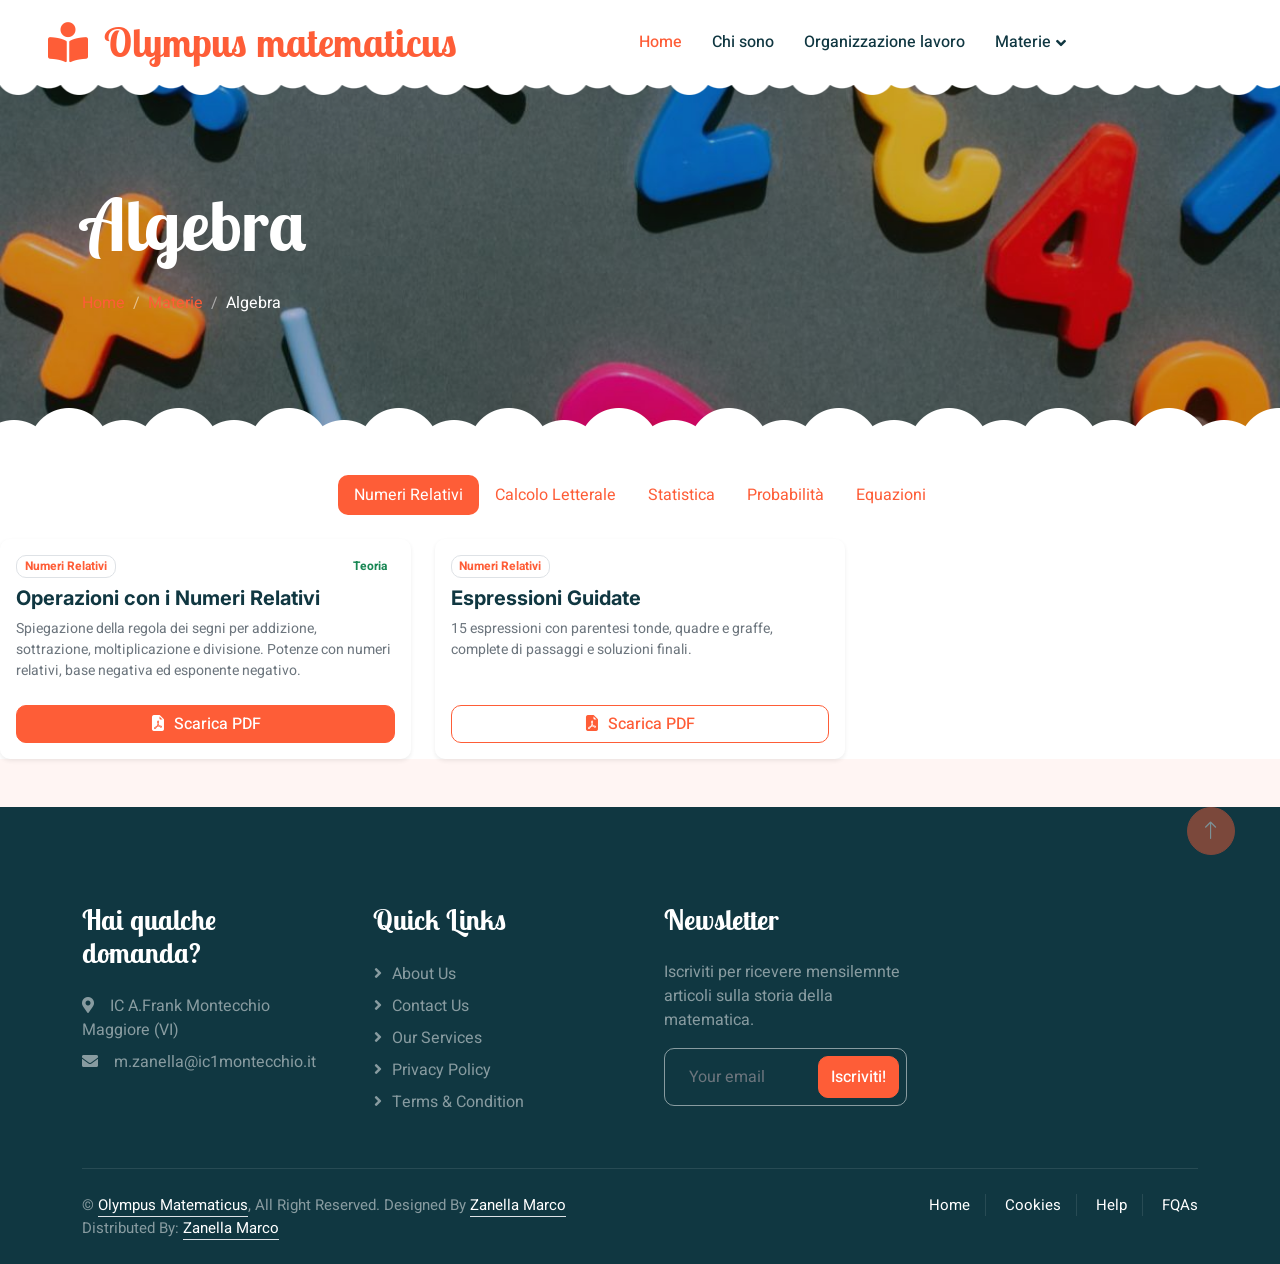
<file: algebra.html>
<!DOCTYPE html>
<html lang="en">

<head>
    <meta charset="utf-8">
    <title>Olympus matematicus</title>
    <meta content="width=device-width, initial-scale=1.0" name="viewport">
    <meta content="" name="keywords">
    <meta content="" name="description">

    <!-- Favicon -->
    <link href="img/favicon.ico" rel="icon">

    <!-- Google Web Fonts -->
    <link rel="preconnect" href="https://fonts.googleapis.com">
    <link rel="preconnect" href="https://fonts.gstatic.com" crossorigin>
    <link href="https://fonts.googleapis.com/css2?family=Heebo:wght@400;500;600&family=Inter:wght@600&family=Lobster+Two:wght@700&display=swap" rel="stylesheet">
    
    <!-- Icon Font Stylesheet -->
    <link href="https://cdnjs.cloudflare.com/ajax/libs/font-awesome/5.10.0/css/all.min.css" rel="stylesheet">
    <link href="https://cdn.jsdelivr.net/npm/bootstrap-icons@1.4.1/font/bootstrap-icons.css" rel="stylesheet">

    <!-- Libraries Stylesheet -->
    <link href="lib/animate/animate.min.css" rel="stylesheet">
    <link href="lib/owlcarousel/assets/owl.carousel.min.css" rel="stylesheet">

    <!-- Customized Bootstrap Stylesheet -->
    <link href="css/bootstrap.min.css" rel="stylesheet">

    <!-- Template Stylesheet -->
    <link href="css/style.css" rel="stylesheet">
</head>

<body>
    <div class="container-xxl bg-white p-0">
        <!-- Spinner Start -->
        <div id="spinner" class="show bg-white position-fixed translate-middle w-100 vh-100 top-50 start-50 d-flex align-items-center justify-content-center">
            <div class="spinner-border text-primary" style="width: 3rem; height: 3rem;" role="status">
                <span class="sr-only">Loading...</span>
            </div>
        </div>
        <!-- Spinner End -->


        <!-- Navbar Start -->
        <nav class="navbar navbar-expand-lg bg-white navbar-light sticky-top px-4 px-lg-5 py-lg-0">
            <a href="index.html" class="navbar-brand">
                <h1 class="m-0 text-primary"><i class="fa fa-book-reader me-3"></i>Olympus matematicus</h1>
            </a>
            <button type="button" class="navbar-toggler" data-bs-toggle="collapse" data-bs-target="#navbarCollapse">
                <span class="navbar-toggler-icon"></span>
            </button>
             <div class="collapse navbar-collapse" id="navbarCollapse">
                <div class="navbar-nav mx-auto">
                    <a href="index.html" class="nav-item nav-link active">Home</a>
                    <a href="#" class="nav-item nav-link">Chi sono</a>
                    <a href="about.html" class="nav-item nav-link">Organizzazione lavoro</a>
                    <div class="nav-item dropdown">
                        <a href="#" class="nav-link dropdown-toggle" data-bs-toggle="dropdown">Materie</a>
                        <div class="dropdown-menu rounded-0 rounded-bottom border-0 shadow-sm m-0">
                            <a href="#" class="dropdown-item">Aritmetica</a>
                            <a href="#" class="dropdown-item">Geometria</a>
                            <a href="#" class="dropdown-item">Scienze</a>
                        </div>
                    </div>
                </div>
                <!-- <a href="" class="btn btn-primary rounded-pill px-3 d-none d-lg-block">Join Us<i class="fa fa-arrow-right ms-3"></i></a> -->
            </div>
        </nav>
        <!-- Navbar End -->


        <!-- Page Header End -->
        <div class="container-xxl py-5 page-header position-relative mb-5">
            <div class="container py-5">
                <h1 class="display-2 text-white animated slideInDown mb-4">Algebra</h1>
                <nav aria-label="breadcrumb animated slideInDown">
                    <ol class="breadcrumb">
                        <li class="breadcrumb-item"><a href="#">Home</a></li>
                        <li class="breadcrumb-item"><a href="#">Materie</a></li>
                        <li class="breadcrumb-item text-white active" aria-current="page">Algebra</li>
                    </ol>
                </nav>
            </div>
        </div>
        <!-- Page Header End -->

    <!-- Menu Filtri per Argomento (Tabs) -->
    <ul class="nav nav-pills justify-content-center mb-4" id="algebraTabs" role="tablist">
      <li class="nav-item" role="presentation">
        <button class="nav-link active" id="relativi-tab" data-bs-toggle="tab" data-bs-target="#relativi" type="button" role="tab">Numeri Relativi</button>
      </li>
      <li class="nav-item" role="presentation">
        <button class="nav-link" id="letterale-tab" data-bs-toggle="tab" data-bs-target="#letterale" type="button" role="tab">Calcolo Letterale</button>
      </li>
      <li class="nav-item" role="presentation">
        <button class="nav-link" id="statistica-tab" data-bs-toggle="tab" data-bs-target="#statistica" type="button" role="tab">Statistica</button>
      </li>
      <li class="nav-item" role="presentation">
        <button class="nav-link" id="probabilita-tab" data-bs-toggle="tab" data-bs-target="#probabilita" type="button" role="tab">Probabilità</button>
      </li>
      <li class="nav-item" role="presentation">
        <button class="nav-link" id="equazioni-tab" data-bs-toggle="tab" data-bs-target="#equazioni" type="button" role="tab">Equazioni</button>
      </li>
    </ul>

    <!-- Contenuto delle Schede -->
    <div class="tab-content" id="algebraTabsContent">

      <!-- ================= SEZIONE: NUMERI RELATIVI ================= -->
      <div class="tab-pane fade show active" id="relativi" role="tabpanel">
        <div class="row row-cols-1 row-cols-md-2 row-cols-lg-3 g-4">
          
          <!-- Card Algebra -->
          <div class="col">
            <div class="card h-100 shadow-sm border-0">
              <div class="card-body">
                <div class="d-flex justify-content-between align-items-center mb-2">
                  <span class="badge bg-primary-subtle text-primary border border-primary-subtle">Numeri Relativi</span>
                  <span class="badge bg-success-subtle text-success">Teoria</span>
                </div>
                <h5 class="card-title fw-bold">Operazioni con i Numeri Relativi</h5>
                <p class="card-text text-muted small">
                  Spiegazione della regola dei segni per addizione, sottrazione, moltiplicazione e divisione. Potenze con numeri relativi, base negativa ed esponente negativo.
                </p>
              </div>
              <div class="card-footer bg-transparent border-0 pb-3">
                <a href="path/al/tuo-file.pdf" class="btn btn-primary w-100 d-flex align-items-center justify-content-center gap-2" download>
                  <i class="bi bi-file-earmark-pdf-fill"></i> Scarica PDF
                </a>
              </div>
            </div>
          </div>

          <!-- Card Singola 2 -->
          <div class="col">
            <div class="card h-100 shadow-sm border-0">
              <div class="card-body">
                <div class="d-flex justify-content-between align-items-center mb-2">
                  <span class="badge bg-primary-subtle text-primary border border-primary-subtle">Numeri Relativi</span>
                  <span class="badge bg-warning-subtle text-warning-emphasis">Esercizi</span>
                </div>
                <h5 class="card-title fw-bold">Espressioni Guidate</h5>
                <p class="card-text text-muted small">
                  15 espressioni con parentesi tonde, quadre e graffe, complete di passaggi e soluzioni finali.
                </p>
              </div>
              <div class="card-footer bg-transparent border-0 pb-3">
                <a href="path/al/tuo-file.pdf" class="btn btn-outline-primary w-100 d-flex align-items-center justify-content-center gap-2" download>
                  <i class="bi bi-file-earmark-pdf-fill"></i> Scarica PDF
                </a>
              </div>
            </div>
          </div>

        </div>
      </div>

      <!-- ================= SEZIONE: CALCOLO LETTERALE ================= -->
      <div class="tab-pane fade" id="letterale" role="tabpanel">
        <div class="row row-cols-1 row-cols-md-2 row-cols-lg-3 g-4">
          
          <div class="col">
            <div class="card h-100 shadow-sm border-0">
              <div class="card-body">
                <div class="d-flex justify-content-between align-items-center mb-2">
                  <span class="badge bg-secondary-subtle text-secondary border border-secondary-subtle">Calcolo Letterale</span>
                  <span class="badge bg-info-subtle text-info-emphasis">Mappa Concettuale</span>
                </div>
                <h5 class="card-title fw-bold">Monomi e Polinomi</h5>
                <p class="card-text text-muted small">
                  Mappa visiva con definizioni di grado del monomio, monomi simili, opposti e operazioni base.
                </p>
              </div>
              <div class="card-footer bg-transparent border-0 pb-3">
                <a href="#" class="btn btn-primary w-100 d-flex align-items-center justify-content-center gap-2" download>
                  <i class="bi bi-file-earmark-pdf-fill"></i> Scarica PDF
                </a>
              </div>
            </div>
          </div>

        </div>
      </div>

      <!-- ================= SEZIONE: STATISTICA ================= -->
      <div class="tab-pane fade" id="statistica" role="tabpanel">
        <div class="row row-cols-1 row-cols-md-2 row-cols-lg-3 g-4">
          <!-- Inserisci qui le card per la Statistica -->
        </div>
      </div>

      <!-- ================= SEZIONE: PROBABILITÀ ================= -->
      <div class="tab-pane fade" id="probabilita" role="tabpanel">
        <div class="row row-cols-1 row-cols-md-2 row-cols-lg-3 g-4">
          <!-- Inserisci qui le card per la Probabilità -->
        </div>
      </div>

      <!-- ================= SEZIONE: EQUAZIONI ================= -->
      <div class="tab-pane fade" id="equazioni" role="tabpanel">
        <div class="row row-cols-1 row-cols-md-2 row-cols-lg-3 g-4">
          <!-- Inserisci qui le card per le Equazioni -->
        </div>
      </div>

    </div>
  </div>

        <!-- Footer Start -->
        <div class="container-fluid bg-dark text-white-50 footer pt-5 mt-5 wow fadeIn" data-wow-delay="0.1s">
            <div class="container py-5">
                <div class="row g-5">
                    <div class="col-lg-3 col-md-6">
                        <h3 class="text-white mb-4">Hai qualche domanda?</h3>
                        <p class="mb-2"><i class="fa fa-map-marker-alt me-3"></i>IC A.Frank Montecchio Maggiore (VI)</p>
                        <!-- <p class="mb-2"><i class="fa fa-phone-alt me-3"></i>+012 345 67890</p> -->
                        <p class="mb-2"><i class="fa fa-envelope me-3"></i>m.zanella@ic1montecchio.it</p>
                        
                    </div>
                    <div class="col-lg-3 col-md-6">
                        <h3 class="text-white mb-4">Quick Links</h3>
                        <a class="btn btn-link text-white-50" href="">About Us</a>
                        <a class="btn btn-link text-white-50" href="">Contact Us</a>
                        <a class="btn btn-link text-white-50" href="">Our Services</a>
                        <a class="btn btn-link text-white-50" href="">Privacy Policy</a>
                        <a class="btn btn-link text-white-50" href="">Terms & Condition</a>
                    </div>
                    <div class="col-lg-3 col-md-6">
                        <h3 class="text-white mb-4">Newsletter</h3>
                        <p>Iscriviti per ricevere mensilemnte articoli sulla storia della matematica.</p>
                        <div class="position-relative mx-auto" style="max-width: 400px;">
                            <input class="form-control bg-transparent w-100 py-3 ps-4 pe-5" type="text" placeholder="Your email">
                            <button type="button" class="btn btn-primary py-2 position-absolute top-0 end-0 mt-2 me-2">Iscriviti!</button>
                        </div>
                    </div>
                </div>
            </div>
            <div class="container">
                <div class="copyright">
                    <div class="row">
                        <div class="col-md-6 text-center text-md-start mb-3 mb-md-0">
                            &copy; <a class="border-bottom" href="#">Olympus Matematicus</a>, All Right Reserved. 
							
							<!--/*** This template is free as long as you keep the footer author’s credit link/attribution link/backlink. If you'd like to use the template without the footer author’s credit link/attribution link/backlink, you can purchase the Credit Removal License from "https://htmlcodex.com/credit-removal". Thank you for your support. ***/-->
							Designed By <a class="border-bottom" href="https://htmlcodex.com">Zanella Marco</a>
                            <br>Distributed By: <a class="border-bottom" href="https://themewagon.com" target="_blank">Zanella Marco</a>
                        </div>
                        <div class="disabled col-md-6 text-center text-md-end">
                            <div class="footer-menu">
                                <a class="disabled" href="">Home</a>
                                <a class="disabled" href="">Cookies</a>
                                <a class="disabled" href="">Help</a>
                                <a class="disabled" href="">FQAs</a>
                            </div>
                        </div>
                    </div>
                </div>
            </div>
        </div>
        <!-- Footer End -->


        <!-- Back to Top -->
        <a href="#" class="btn btn-lg btn-primary btn-lg-square back-to-top"><i class="bi bi-arrow-up"></i></a>
    </div>

    <!-- JavaScript Libraries -->
    <script src="https://code.jquery.com/jquery-3.4.1.min.js"></script>
    <script src="https://cdn.jsdelivr.net/npm/bootstrap@5.0.0/dist/js/bootstrap.bundle.min.js"></script>
    <script src="lib/wow/wow.min.js"></script>
    <script src="lib/easing/easing.min.js"></script>
    <script src="lib/waypoints/waypoints.min.js"></script>
    <script src="lib/owlcarousel/owl.carousel.min.js"></script>

    <!-- Template Javascript -->
    <script src="js/main.js"></script>
</body>

</html>
</file>
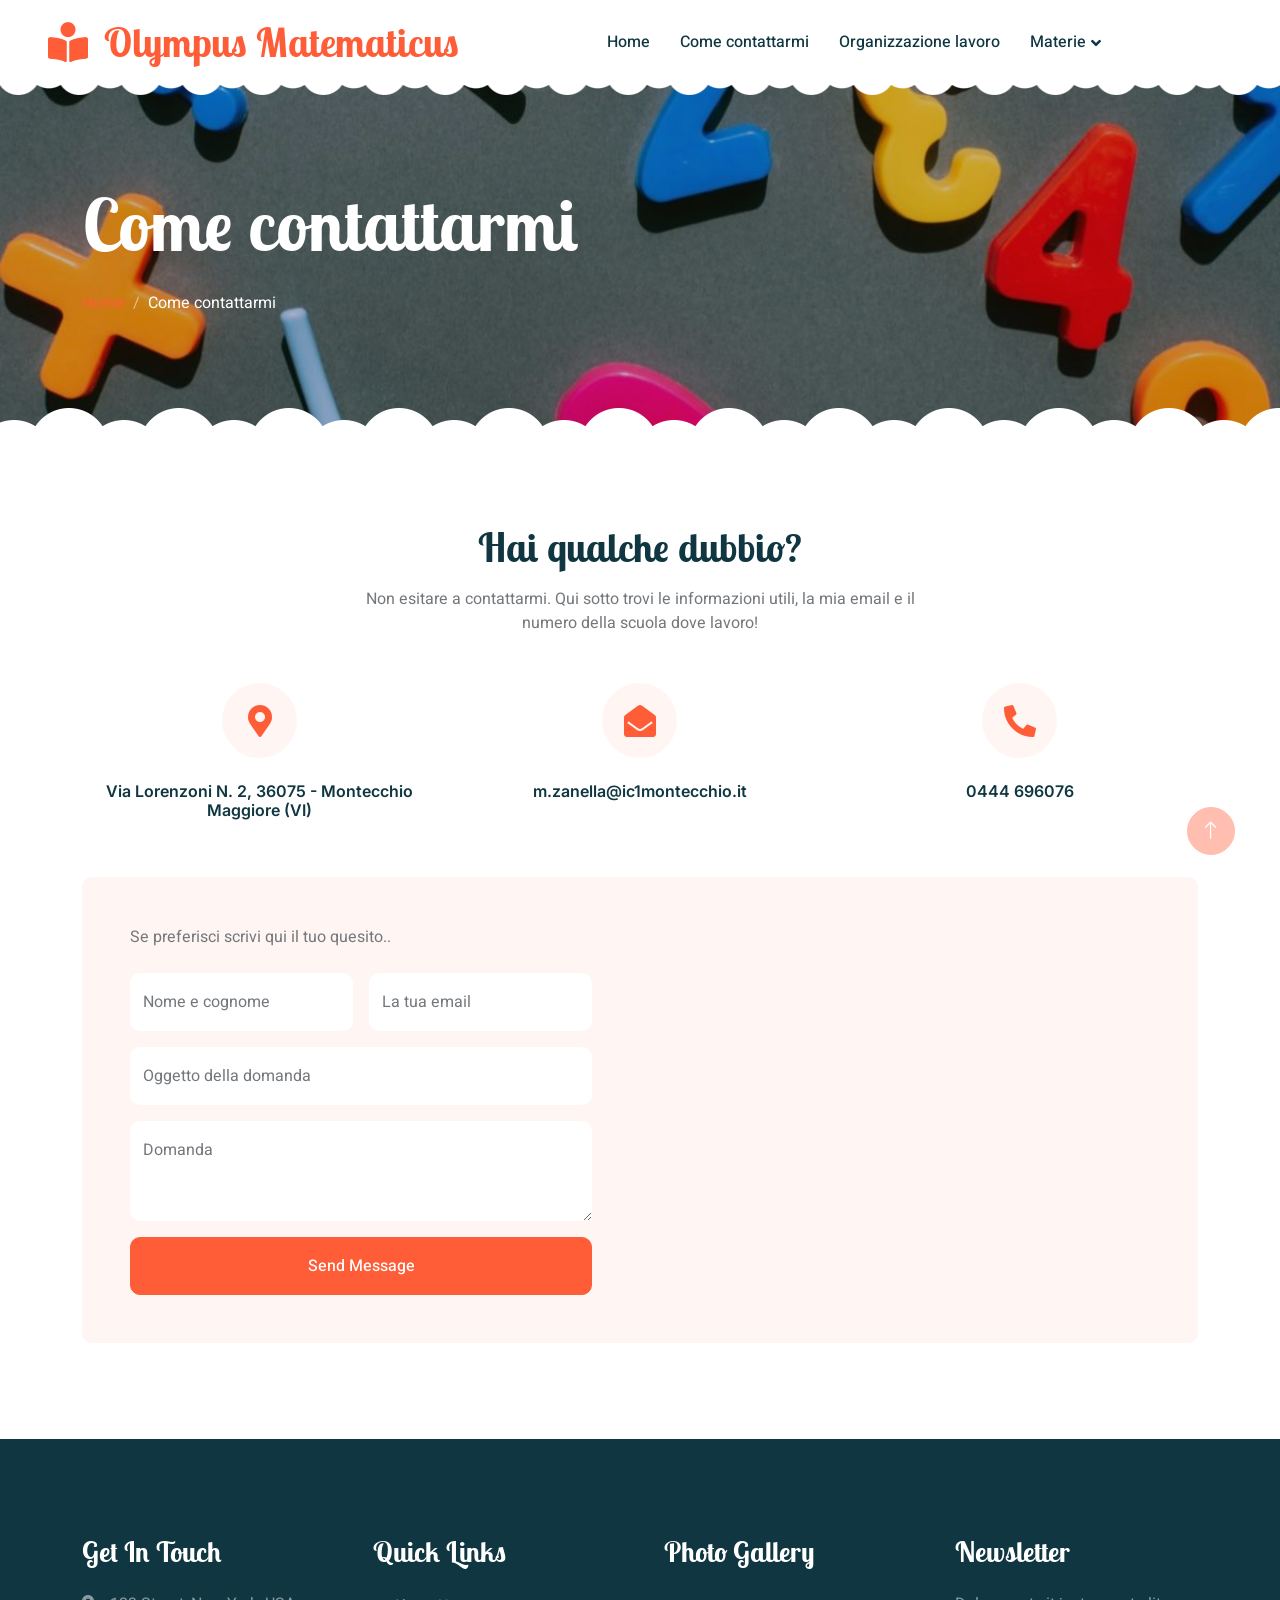
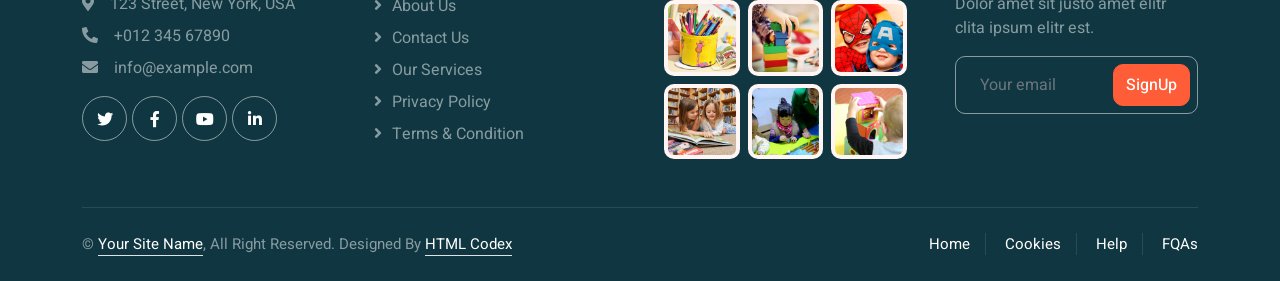
<file: contact.html>
<!DOCTYPE html>
<html lang="it">

<head>
    <meta charset="utf-8">
    <title>Olympus Matematicus</title>
    <meta content="width=device-width, initial-scale=1.0" name="viewport">
    <meta content="" name="Blog su didattica della matematica scuole medie">

    <!-- Favicon -->
    <link href="img/favicon.ico" rel="icon">

    <!-- Google Web Fonts -->
    <link rel="preconnect" href="https://fonts.googleapis.com">
    <link rel="preconnect" href="https://fonts.gstatic.com" crossorigin>
    <link href="https://fonts.googleapis.com/css2?family=Heebo:wght@400;500;600&family=Inter:wght@600&family=Lobster+Two:wght@700&display=swap" rel="stylesheet">
    
    <!-- Icon Font Stylesheet -->
    <link href="https://cdnjs.cloudflare.com/ajax/libs/font-awesome/5.10.0/css/all.min.css" rel="stylesheet">
    <link href="https://cdn.jsdelivr.net/npm/bootstrap-icons@1.4.1/font/bootstrap-icons.css" rel="stylesheet">

    <!-- Libraries Stylesheet -->
    <link href="lib/animate/animate.min.css" rel="stylesheet">
    <link href="lib/owlcarousel/assets/owl.carousel.min.css" rel="stylesheet">

    <!-- Customized Bootstrap Stylesheet -->
    <link href="css/bootstrap.min.css" rel="stylesheet">

    <!-- Template Stylesheet -->
    <link href="css/style.css" rel="stylesheet">
</head>

<body>
    <div class="container-xxl bg-white p-0">
        <!-- Spinner Start -->
        <div id="spinner" class="show bg-white position-fixed translate-middle w-100 vh-100 top-50 start-50 d-flex align-items-center justify-content-center">
            <div class="spinner-border text-primary" style="width: 3rem; height: 3rem;" role="status">
                <span class="sr-only">Sto caricando...</span>
            </div>
        </div>
        <!-- Spinner End -->


        <!-- Navbar Start -->
        <nav class="navbar navbar-expand-lg bg-white navbar-light sticky-top px-4 px-lg-5 py-lg-0">
            <a href="index.html" class="navbar-brand">
                <h1 class="m-0 text-primary"><i class="fa fa-book-reader me-3"></i>Olympus Matematicus</h1>
            </a>
            <button type="button" class="navbar-toggler" data-bs-toggle="collapse" data-bs-target="#navbarCollapse">
                <span class="navbar-toggler-icon"></span>
            </button>
            <div class="collapse navbar-collapse" id="navbarCollapse">
                <div class="navbar-nav mx-auto">
                    <a href="index.html" class="nav-item nav-link">Home</a>
                    <a href="about.html" class="nav-item nav-link">Come contattarmi</a>
                    <a href="#" class="nav-item nav-link">Organizzazione lavoro</a>
                    <div class="nav-item dropdown">
                        <a href="#" class="nav-link dropdown-toggle" data-bs-toggle="dropdown">Materie</a>
                        <div class="dropdown-menu rounded-0 rounded-bottom border-0 shadow-sm m-0">
                            <a href="#" class="dropdown-item">Aritmetica</a>
                            <a href="#" class="dropdown-item">Geometria</a>
                            <a href="#" class="dropdown-item">Scienze</a>
                        </div>
                    </div>
                </div>
                <!-- <a href="" class="btn btn-primary rounded-pill px-3 d-none d-lg-block">Join Us<i class="fa fa-arrow-right ms-3"></i></a> -->
            </div>
        </nav>
        <!-- Navbar End -->


        <!-- Page Header End -->
        <div class="container-xxl py-5 page-header position-relative mb-5">
            <div class="container py-5">
                <h1 class="display-2 text-white animated slideInDown mb-4">Come contattarmi</h1>
                <nav aria-label="breadcrumb animated slideInDown">
                    <ol class="breadcrumb">
                        <li class="breadcrumb-item"><a href="#">Home</a></li>
                        <li class="breadcrumb-item text-white active" aria-current="page">Come contattarmi</li>
                    </ol>
                </nav>
            </div>
        </div>
        <!-- Page Header End -->


        <!-- Contact Start -->
        <div class="container-xxl py-5">
            <div class="container">
                <div class="text-center mx-auto mb-5 wow fadeInUp" data-wow-delay="0.1s" style="max-width: 600px;">
                    <h1 class="mb-3">Hai qualche dubbio?</h1>
                    <p>Non esitare a contattarmi. Qui sotto trovi le informazioni utili, la mia email e il numero della scuola dove lavoro!</p>
                </div>
                <div class="row g-4 mb-5">
                    <div class="col-md-6 col-lg-4 text-center wow fadeInUp" data-wow-delay="0.1s">
                        <div class="bg-light rounded-circle d-inline-flex align-items-center justify-content-center mb-4" style="width: 75px; height: 75px;">
                            <i class="fa fa-map-marker-alt fa-2x text-primary"></i>
                        </div>
                        <h6>Via Lorenzoni N. 2, 36075 - Montecchio Maggiore (VI)</h6>
                    </div>
                    <div class="col-md-6 col-lg-4 text-center wow fadeInUp" data-wow-delay="0.3s">
                        <div class="bg-light rounded-circle d-inline-flex align-items-center justify-content-center mb-4" style="width: 75px; height: 75px;">
                            <i class="fa fa-envelope-open fa-2x text-primary"></i>
                        </div>
                        <h6>m.zanella@ic1montecchio.it</h6>
                    </div>
                    <div class="col-md-6 col-lg-4 text-center wow fadeInUp" data-wow-delay="0.5s">
                        <div class="bg-light rounded-circle d-inline-flex align-items-center justify-content-center mb-4" style="width: 75px; height: 75px;">
                            <i class="fa fa-phone-alt fa-2x text-primary"></i>
                        </div>
                        <h6>0444 696076</h6>
                    </div>
                </div>
                <div class="bg-light rounded"><div class="row g-0">
                        <div class="col-lg-6 wow fadeIn" data-wow-delay="0.1s">
                            <div class="h-100 d-flex flex-column justify-content-center p-5">
                                <p class="mb-4">Se preferisci scrivi qui il tuo quesito.<a href="https://htmlcodex.com/contact-form"></a>.</p>
                                <form>
                                    <div class="row g-3">
                                        <div class="col-sm-6">
                                            <div class="form-floating">
                                                <input type="text" class="form-control border-0" id="name" placeholder="Your Name">
                                                <label for="name">Nome e cognome</label>
                                            </div>
                                        </div>
                                        <div class="col-sm-6">
                                            <div class="form-floating">
                                                <input type="email" class="form-control border-0" id="email" placeholder="Your Email">
                                                <label for="email">La tua email</label>
                                            </div>
                                        </div>
                                        <div class="col-12">
                                            <div class="form-floating">
                                                <input type="text" class="form-control border-0" id="subject" placeholder="Subject">
                                                <label for="subject">Oggetto della domanda</label>
                                            </div>
                                        </div>
                                        <div class="col-12">
                                            <div class="form-floating">
                                                <textarea class="form-control border-0" placeholder="Leave a message here" id="message" style="height: 100px"></textarea>
                                                <label for="message">Domanda</label>
                                            </div>
                                        </div>
                                        <div class="col-12">
                                            <button class="btn btn-primary w-100 py-3" type="submit">Send Message</button>
                                        </div>
                                    </div>
                                </form>
                            </div>
                        </div>
                        <div class="col-lg-6 wow fadeIn" data-wow-delay="0.5s" style="min-height: 400px;">
                            <div class="position-relative h-100">
                                <iframe class="position-relative rounded w-100 h-100"
                                src="https://www.google.it/maps/place/Scuola+Media+Statale+Anna+Frank/@45.5036535,11.4097882,17.94z/data=!4m12!1m5!3m4!2zNDXCsDMwJzIwLjIiTiAxMcKwMjUnMTMuMSJF!8m2!3d45.5056!4d11.4203!3m5!1s0x477f37ea98cdab99:0x54285294cd4b9b4c!8m2!3d45.504!4d11.4114978!16s%2Fg%2F1thx7fyt?entry=ttu&g_ep=EgoyMDI2MDkyNy4xIKXMDSoASAFQAw%3D%3D"
                                frameborder="0" style="min-height: 400px; border:0;" allowfullscreen="" aria-hidden="false"
                                tabindex="0"></iframe>
                            </div>
                        </div>
                    </div>
                </div>
            </div>
        </div>
        <!-- Contact End -->


        <!-- Footer Start -->
        <div class="container-fluid bg-dark text-white-50 footer pt-5 mt-5 wow fadeIn" data-wow-delay="0.1s">
            <div class="container py-5">
                <div class="row g-5">
                    <div class="col-lg-3 col-md-6">
                        <h3 class="text-white mb-4">Get In Touch</h3>
                        <p class="mb-2"><i class="fa fa-map-marker-alt me-3"></i>123 Street, New York, USA</p>
                        <p class="mb-2"><i class="fa fa-phone-alt me-3"></i>+012 345 67890</p>
                        <p class="mb-2"><i class="fa fa-envelope me-3"></i>info@example.com</p>
                        <div class="d-flex pt-2">
                            <a class="btn btn-outline-light btn-social" href=""><i class="fab fa-twitter"></i></a>
                            <a class="btn btn-outline-light btn-social" href=""><i class="fab fa-facebook-f"></i></a>
                            <a class="btn btn-outline-light btn-social" href=""><i class="fab fa-youtube"></i></a>
                            <a class="btn btn-outline-light btn-social" href=""><i class="fab fa-linkedin-in"></i></a>
                        </div>
                    </div>
                    <div class="col-lg-3 col-md-6">
                        <h3 class="text-white mb-4">Quick Links</h3>
                        <a class="btn btn-link text-white-50" href="">About Us</a>
                        <a class="btn btn-link text-white-50" href="">Contact Us</a>
                        <a class="btn btn-link text-white-50" href="">Our Services</a>
                        <a class="btn btn-link text-white-50" href="">Privacy Policy</a>
                        <a class="btn btn-link text-white-50" href="">Terms & Condition</a>
                    </div>
                    <div class="col-lg-3 col-md-6">
                        <h3 class="text-white mb-4">Photo Gallery</h3>
                        <div class="row g-2 pt-2">
                            <div class="col-4">
                                <img class="img-fluid rounded bg-light p-1" src="img/classes-1.jpg" alt="">
                            </div>
                            <div class="col-4">
                                <img class="img-fluid rounded bg-light p-1" src="img/classes-2.jpg" alt="">
                            </div>
                            <div class="col-4">
                                <img class="img-fluid rounded bg-light p-1" src="img/classes-3.jpg" alt="">
                            </div>
                            <div class="col-4">
                                <img class="img-fluid rounded bg-light p-1" src="img/classes-4.jpg" alt="">
                            </div>
                            <div class="col-4">
                                <img class="img-fluid rounded bg-light p-1" src="img/classes-5.jpg" alt="">
                            </div>
                            <div class="col-4">
                                <img class="img-fluid rounded bg-light p-1" src="img/classes-6.jpg" alt="">
                            </div>
                        </div>
                    </div>
                    <div class="col-lg-3 col-md-6">
                        <h3 class="text-white mb-4">Newsletter</h3>
                        <p>Dolor amet sit justo amet elitr clita ipsum elitr est.</p>
                        <div class="position-relative mx-auto" style="max-width: 400px;">
                            <input class="form-control bg-transparent w-100 py-3 ps-4 pe-5" type="text" placeholder="Your email">
                            <button type="button" class="btn btn-primary py-2 position-absolute top-0 end-0 mt-2 me-2">SignUp</button>
                        </div>
                    </div>
                </div>
            </div>
            <div class="container">
                <div class="copyright">
                    <div class="row">
                        <div class="col-md-6 text-center text-md-start mb-3 mb-md-0">
                            &copy; <a class="border-bottom" href="#">Your Site Name</a>, All Right Reserved. 
							
							<!--/*** This template is free as long as you keep the footer author’s credit link/attribution link/backlink. If you'd like to use the template without the footer author’s credit link/attribution link/backlink, you can purchase the Credit Removal License from "https://htmlcodex.com/credit-removal". Thank you for your support. ***/-->
							Designed By <a class="border-bottom" href="https://htmlcodex.com">HTML Codex</a>
                        </div>
                        <div class="col-md-6 text-center text-md-end">
                            <div class="footer-menu">
                                <a href="">Home</a>
                                <a href="">Cookies</a>
                                <a href="">Help</a>
                                <a href="">FQAs</a>
                            </div>
                        </div>
                    </div>
                </div>
            </div>
        </div>
        <!-- Footer End -->


        <!-- Back to Top -->
        <a href="#" class="btn btn-lg btn-primary btn-lg-square back-to-top"><i class="bi bi-arrow-up"></i></a>
    </div>

    <!-- JavaScript Libraries -->
    <script src="https://code.jquery.com/jquery-3.4.1.min.js"></script>
    <script src="https://cdn.jsdelivr.net/npm/bootstrap@5.0.0/dist/js/bootstrap.bundle.min.js"></script>
    <script src="lib/wow/wow.min.js"></script>
    <script src="lib/easing/easing.min.js"></script>
    <script src="lib/waypoints/waypoints.min.js"></script>
    <script src="lib/owlcarousel/owl.carousel.min.js"></script>

    <!-- Template Javascript -->
    <script src="js/main.js"></script>
</body>

</html>
</file>
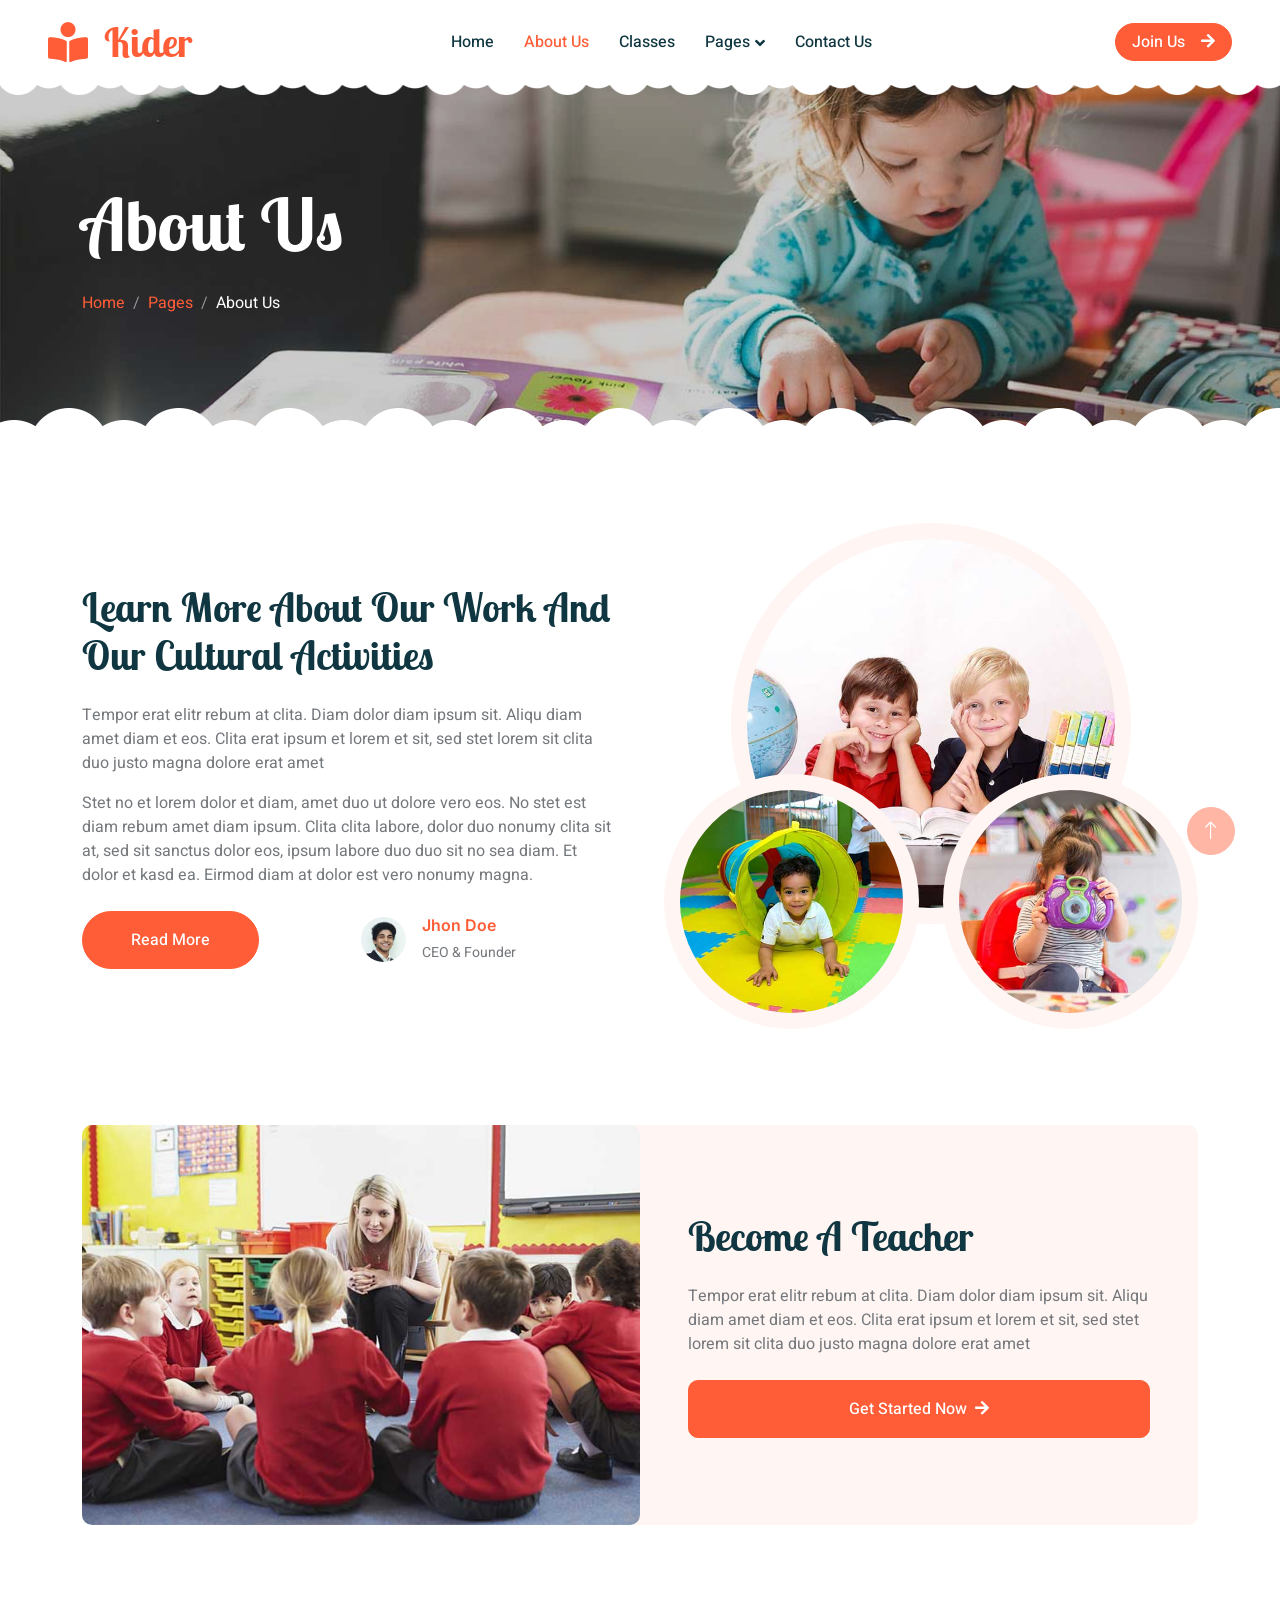
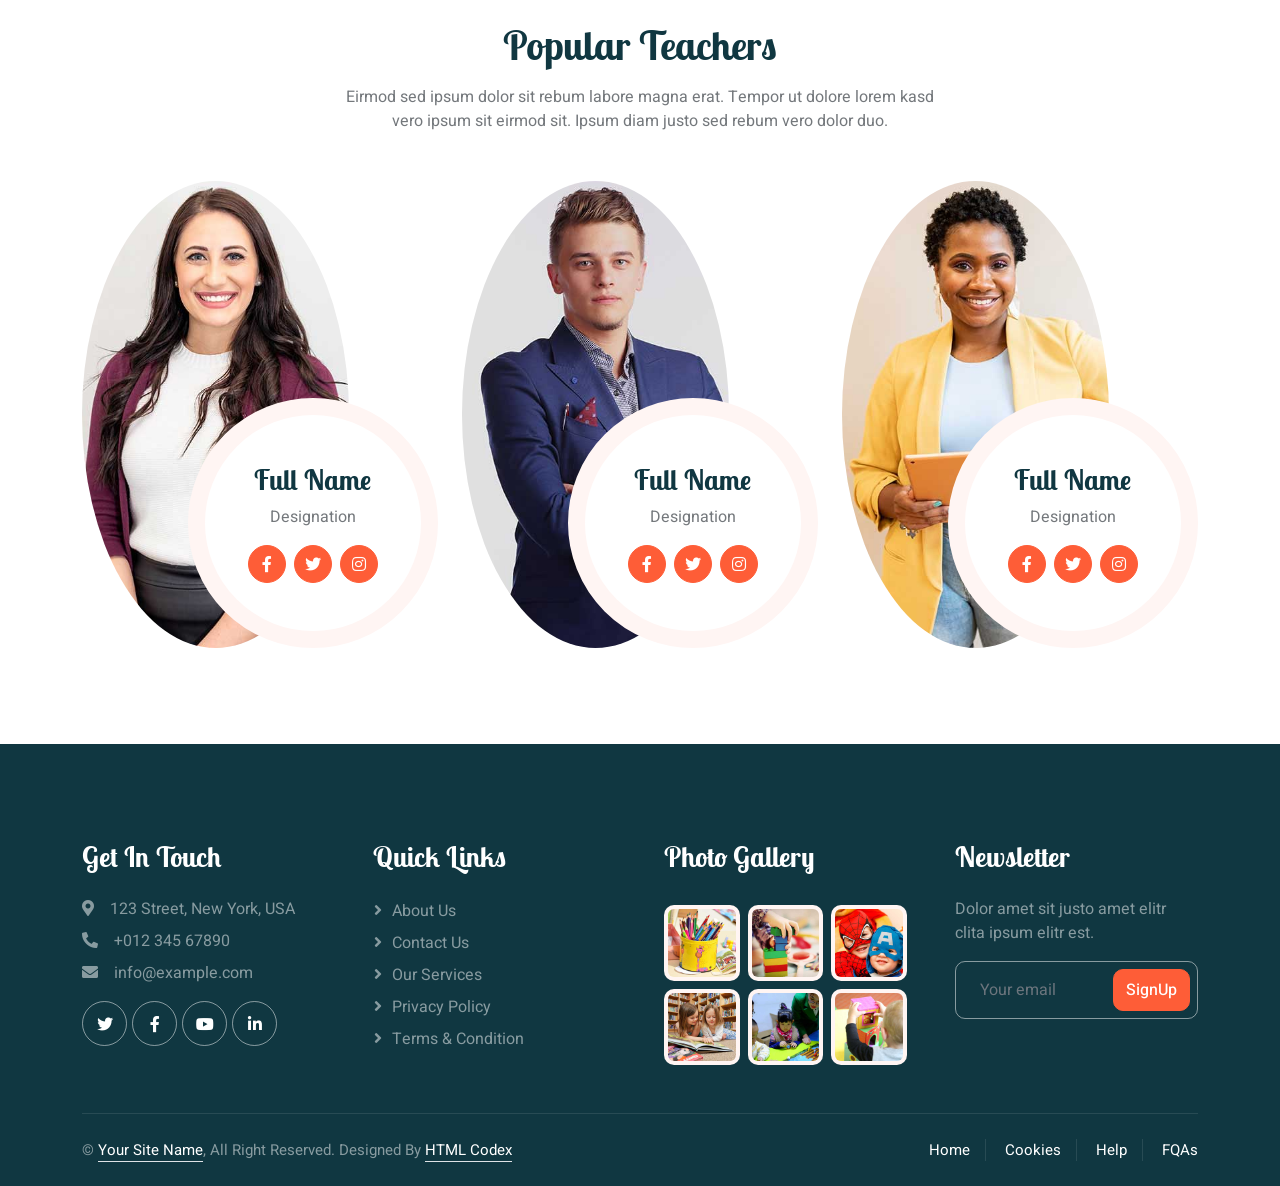
<file: kider-1.0.0/about.html>
<!DOCTYPE html>
<html lang="en">

<head>
    <meta charset="utf-8">
    <title>Kider - Preschool Website Template</title>
    <meta content="width=device-width, initial-scale=1.0" name="viewport">
    <meta content="" name="keywords">
    <meta content="" name="description">

    <!-- Favicon -->
    <link href="img/favicon.ico" rel="icon">

    <!-- Google Web Fonts -->
    <link rel="preconnect" href="https://fonts.googleapis.com">
    <link rel="preconnect" href="https://fonts.gstatic.com" crossorigin>
    <link href="https://fonts.googleapis.com/css2?family=Heebo:wght@400;500;600&family=Inter:wght@600&family=Lobster+Two:wght@700&display=swap" rel="stylesheet">
    
    <!-- Icon Font Stylesheet -->
    <link href="https://cdnjs.cloudflare.com/ajax/libs/font-awesome/5.10.0/css/all.min.css" rel="stylesheet">
    <link href="https://cdn.jsdelivr.net/npm/bootstrap-icons@1.4.1/font/bootstrap-icons.css" rel="stylesheet">

    <!-- Libraries Stylesheet -->
    <link href="lib/animate/animate.min.css" rel="stylesheet">
    <link href="lib/owlcarousel/assets/owl.carousel.min.css" rel="stylesheet">

    <!-- Customized Bootstrap Stylesheet -->
    <link href="css/bootstrap.min.css" rel="stylesheet">

    <!-- Template Stylesheet -->
    <link href="css/style.css" rel="stylesheet">
</head>

<body>
    <div class="container-xxl bg-white p-0">
        <!-- Spinner Start -->
        <div id="spinner" class="show bg-white position-fixed translate-middle w-100 vh-100 top-50 start-50 d-flex align-items-center justify-content-center">
            <div class="spinner-border text-primary" style="width: 3rem; height: 3rem;" role="status">
                <span class="sr-only">Loading...</span>
            </div>
        </div>
        <!-- Spinner End -->


        <!-- Navbar Start -->
        <nav class="navbar navbar-expand-lg bg-white navbar-light sticky-top px-4 px-lg-5 py-lg-0">
            <a href="index.html" class="navbar-brand">
                <h1 class="m-0 text-primary"><i class="fa fa-book-reader me-3"></i>Kider</h1>
            </a>
            <button type="button" class="navbar-toggler" data-bs-toggle="collapse" data-bs-target="#navbarCollapse">
                <span class="navbar-toggler-icon"></span>
            </button>
            <div class="collapse navbar-collapse" id="navbarCollapse">
                <div class="navbar-nav mx-auto">
                    <a href="index.html" class="nav-item nav-link">Home</a>
                    <a href="about.html" class="nav-item nav-link active">About Us</a>
                    <a href="classes.html" class="nav-item nav-link">Classes</a>
                    <div class="nav-item dropdown">
                        <a href="#" class="nav-link dropdown-toggle" data-bs-toggle="dropdown">Pages</a>
                        <div class="dropdown-menu rounded-0 rounded-bottom border-0 shadow-sm m-0">
                            <a href="facility.html" class="dropdown-item">School Facilities</a>
                            <a href="team.html" class="dropdown-item">Popular Teachers</a>
                            <a href="call-to-action.html" class="dropdown-item">Become A Teachers</a>
                            <a href="appointment.html" class="dropdown-item">Make Appointment</a>
                            <a href="testimonial.html" class="dropdown-item">Testimonial</a>
                            <a href="404.html" class="dropdown-item">404 Error</a>
                        </div>
                    </div>
                    <a href="contact.html" class="nav-item nav-link">Contact Us</a>
                </div>
                <a href="" class="btn btn-primary rounded-pill px-3 d-none d-lg-block">Join Us<i class="fa fa-arrow-right ms-3"></i></a>
            </div>
        </nav>
        <!-- Navbar End -->


        <!-- Page Header End -->
        <div class="container-xxl py-5 page-header position-relative mb-5">
            <div class="container py-5">
                <h1 class="display-2 text-white animated slideInDown mb-4">About Us</h1>
                <nav aria-label="breadcrumb animated slideInDown">
                    <ol class="breadcrumb">
                        <li class="breadcrumb-item"><a href="#">Home</a></li>
                        <li class="breadcrumb-item"><a href="#">Pages</a></li>
                        <li class="breadcrumb-item text-white active" aria-current="page">About Us</li>
                    </ol>
                </nav>
            </div>
        </div>
        <!-- Page Header End -->


        <!-- About Start -->
        <div class="container-xxl py-5">
            <div class="container">
                <div class="row g-5 align-items-center">
                    <div class="col-lg-6 wow fadeInUp" data-wow-delay="0.1s">
                        <h1 class="mb-4">Learn More About Our Work And Our Cultural Activities</h1>
                        <p>Tempor erat elitr rebum at clita. Diam dolor diam ipsum sit. Aliqu diam amet diam et eos. Clita erat ipsum et lorem et sit, sed stet lorem sit clita duo justo magna dolore erat amet</p>
                        <p class="mb-4">Stet no et lorem dolor et diam, amet duo ut dolore vero eos. No stet est diam rebum amet diam ipsum. Clita clita labore, dolor duo nonumy clita sit at, sed sit sanctus dolor eos, ipsum labore duo duo sit no sea diam. Et dolor et kasd ea. Eirmod diam at dolor est vero nonumy magna.</p>
                        <div class="row g-4 align-items-center">
                            <div class="col-sm-6">
                                <a class="btn btn-primary rounded-pill py-3 px-5" href="">Read More</a>
                            </div>
                            <div class="col-sm-6">
                                <div class="d-flex align-items-center">
                                    <img class="rounded-circle flex-shrink-0" src="img/user.jpg" alt="" style="width: 45px; height: 45px;">
                                    <div class="ms-3">
                                        <h6 class="text-primary mb-1">Jhon Doe</h6>
                                        <small>CEO & Founder</small>
                                    </div>
                                </div>
                            </div>
                        </div>
                    </div>
                    <div class="col-lg-6 about-img wow fadeInUp" data-wow-delay="0.5s">
                        <div class="row">
                            <div class="col-12 text-center">
                                <img class="img-fluid w-75 rounded-circle bg-light p-3" src="img/about-1.jpg" alt="">
                            </div>
                            <div class="col-6 text-start" style="margin-top: -150px;">
                                <img class="img-fluid w-100 rounded-circle bg-light p-3" src="img/about-2.jpg" alt="">
                            </div>
                            <div class="col-6 text-end" style="margin-top: -150px;">
                                <img class="img-fluid w-100 rounded-circle bg-light p-3" src="img/about-3.jpg" alt="">
                            </div>
                        </div>
                    </div>
                </div>
            </div>
        </div>
        <!-- About End -->


        <!-- Call To Action Start -->
        <div class="container-xxl py-5">
            <div class="container">
                <div class="bg-light rounded">
                    <div class="row g-0">
                        <div class="col-lg-6 wow fadeIn" data-wow-delay="0.1s" style="min-height: 400px;">
                            <div class="position-relative h-100">
                                <img class="position-absolute w-100 h-100 rounded" src="img/call-to-action.jpg" style="object-fit: cover;">
                            </div>
                        </div>
                        <div class="col-lg-6 wow fadeIn" data-wow-delay="0.5s">
                            <div class="h-100 d-flex flex-column justify-content-center p-5">
                                <h1 class="mb-4">Become A Teacher</h1>
                                <p class="mb-4">Tempor erat elitr rebum at clita. Diam dolor diam ipsum sit. Aliqu diam amet diam et eos.
                                    Clita erat ipsum et lorem et sit, sed stet lorem sit clita duo justo magna dolore erat amet
                                </p>
                                <a class="btn btn-primary py-3 px-5" href="">Get Started Now<i class="fa fa-arrow-right ms-2"></i></a>
                            </div>
                        </div>
                    </div>
                </div>
            </div>
        </div>
        <!-- Call To Action End -->


        <!-- Team Start -->
        <div class="container-xxl py-5">
            <div class="container">
                <div class="text-center mx-auto mb-5 wow fadeInUp" data-wow-delay="0.1s" style="max-width: 600px;">
                    <h1 class="mb-3">Popular Teachers</h1>
                    <p>Eirmod sed ipsum dolor sit rebum labore magna erat. Tempor ut dolore lorem kasd vero ipsum sit
                        eirmod sit. Ipsum diam justo sed rebum vero dolor duo.</p>
                </div>
                <div class="row g-4">
                    <div class="col-lg-4 col-md-6 wow fadeInUp" data-wow-delay="0.1s">
                        <div class="team-item position-relative">
                            <img class="img-fluid rounded-circle w-75" src="img/team-1.jpg" alt="">
                            <div class="team-text">
                                <h3>Full Name</h3>
                                <p>Designation</p>
                                <div class="d-flex align-items-center">
                                    <a class="btn btn-square btn-primary mx-1" href=""><i class="fab fa-facebook-f"></i></a>
                                    <a class="btn btn-square btn-primary  mx-1" href=""><i class="fab fa-twitter"></i></a>
                                    <a class="btn btn-square btn-primary  mx-1" href=""><i class="fab fa-instagram"></i></a>
                                </div>
                            </div>
                        </div>
                    </div>
                    <div class="col-lg-4 col-md-6 wow fadeInUp" data-wow-delay="0.3s">
                        <div class="team-item position-relative">
                            <img class="img-fluid rounded-circle w-75" src="img/team-2.jpg" alt="">
                            <div class="team-text">
                                <h3>Full Name</h3>
                                <p>Designation</p>
                                <div class="d-flex align-items-center">
                                    <a class="btn btn-square btn-primary mx-1" href=""><i class="fab fa-facebook-f"></i></a>
                                    <a class="btn btn-square btn-primary  mx-1" href=""><i class="fab fa-twitter"></i></a>
                                    <a class="btn btn-square btn-primary  mx-1" href=""><i class="fab fa-instagram"></i></a>
                                </div>
                            </div>
                        </div>
                    </div>
                    <div class="col-lg-4 col-md-6 wow fadeInUp" data-wow-delay="0.5s">
                        <div class="team-item position-relative">
                            <img class="img-fluid rounded-circle w-75" src="img/team-3.jpg" alt="">
                            <div class="team-text">
                                <h3>Full Name</h3>
                                <p>Designation</p>
                                <div class="d-flex align-items-center">
                                    <a class="btn btn-square btn-primary mx-1" href=""><i class="fab fa-facebook-f"></i></a>
                                    <a class="btn btn-square btn-primary  mx-1" href=""><i class="fab fa-twitter"></i></a>
                                    <a class="btn btn-square btn-primary  mx-1" href=""><i class="fab fa-instagram"></i></a>
                                </div>
                            </div>
                        </div>
                    </div>
                </div>
            </div>
        </div>
        <!-- Team End -->


        <!-- Footer Start -->
        <div class="container-fluid bg-dark text-white-50 footer pt-5 mt-5 wow fadeIn" data-wow-delay="0.1s">
            <div class="container py-5">
                <div class="row g-5">
                    <div class="col-lg-3 col-md-6">
                        <h3 class="text-white mb-4">Get In Touch</h3>
                        <p class="mb-2"><i class="fa fa-map-marker-alt me-3"></i>123 Street, New York, USA</p>
                        <p class="mb-2"><i class="fa fa-phone-alt me-3"></i>+012 345 67890</p>
                        <p class="mb-2"><i class="fa fa-envelope me-3"></i>info@example.com</p>
                        <div class="d-flex pt-2">
                            <a class="btn btn-outline-light btn-social" href=""><i class="fab fa-twitter"></i></a>
                            <a class="btn btn-outline-light btn-social" href=""><i class="fab fa-facebook-f"></i></a>
                            <a class="btn btn-outline-light btn-social" href=""><i class="fab fa-youtube"></i></a>
                            <a class="btn btn-outline-light btn-social" href=""><i class="fab fa-linkedin-in"></i></a>
                        </div>
                    </div>
                    <div class="col-lg-3 col-md-6">
                        <h3 class="text-white mb-4">Quick Links</h3>
                        <a class="btn btn-link text-white-50" href="">About Us</a>
                        <a class="btn btn-link text-white-50" href="">Contact Us</a>
                        <a class="btn btn-link text-white-50" href="">Our Services</a>
                        <a class="btn btn-link text-white-50" href="">Privacy Policy</a>
                        <a class="btn btn-link text-white-50" href="">Terms & Condition</a>
                    </div>
                    <div class="col-lg-3 col-md-6">
                        <h3 class="text-white mb-4">Photo Gallery</h3>
                        <div class="row g-2 pt-2">
                            <div class="col-4">
                                <img class="img-fluid rounded bg-light p-1" src="img/classes-1.jpg" alt="">
                            </div>
                            <div class="col-4">
                                <img class="img-fluid rounded bg-light p-1" src="img/classes-2.jpg" alt="">
                            </div>
                            <div class="col-4">
                                <img class="img-fluid rounded bg-light p-1" src="img/classes-3.jpg" alt="">
                            </div>
                            <div class="col-4">
                                <img class="img-fluid rounded bg-light p-1" src="img/classes-4.jpg" alt="">
                            </div>
                            <div class="col-4">
                                <img class="img-fluid rounded bg-light p-1" src="img/classes-5.jpg" alt="">
                            </div>
                            <div class="col-4">
                                <img class="img-fluid rounded bg-light p-1" src="img/classes-6.jpg" alt="">
                            </div>
                        </div>
                    </div>
                    <div class="col-lg-3 col-md-6">
                        <h3 class="text-white mb-4">Newsletter</h3>
                        <p>Dolor amet sit justo amet elitr clita ipsum elitr est.</p>
                        <div class="position-relative mx-auto" style="max-width: 400px;">
                            <input class="form-control bg-transparent w-100 py-3 ps-4 pe-5" type="text" placeholder="Your email">
                            <button type="button" class="btn btn-primary py-2 position-absolute top-0 end-0 mt-2 me-2">SignUp</button>
                        </div>
                    </div>
                </div>
            </div>
            <div class="container">
                <div class="copyright">
                    <div class="row">
                        <div class="col-md-6 text-center text-md-start mb-3 mb-md-0">
                            &copy; <a class="border-bottom" href="#">Your Site Name</a>, All Right Reserved. 
							
							<!--/*** This template is free as long as you keep the footer author’s credit link/attribution link/backlink. If you'd like to use the template without the footer author’s credit link/attribution link/backlink, you can purchase the Credit Removal License from "https://htmlcodex.com/credit-removal". Thank you for your support. ***/-->
							Designed By <a class="border-bottom" href="https://htmlcodex.com">HTML Codex</a>
                        </div>
                        <div class="col-md-6 text-center text-md-end">
                            <div class="footer-menu">
                                <a href="">Home</a>
                                <a href="">Cookies</a>
                                <a href="">Help</a>
                                <a href="">FQAs</a>
                            </div>
                        </div>
                    </div>
                </div>
            </div>
        </div>
        <!-- Footer End -->


        <!-- Back to Top -->
        <a href="#" class="btn btn-lg btn-primary btn-lg-square back-to-top"><i class="bi bi-arrow-up"></i></a>
    </div>

    <!-- JavaScript Libraries -->
    <script src="https://code.jquery.com/jquery-3.4.1.min.js"></script>
    <script src="https://cdn.jsdelivr.net/npm/bootstrap@5.0.0/dist/js/bootstrap.bundle.min.js"></script>
    <script src="lib/wow/wow.min.js"></script>
    <script src="lib/easing/easing.min.js"></script>
    <script src="lib/waypoints/waypoints.min.js"></script>
    <script src="lib/owlcarousel/owl.carousel.min.js"></script>

    <!-- Template Javascript -->
    <script src="js/main.js"></script>
</body>

</html>
</file>
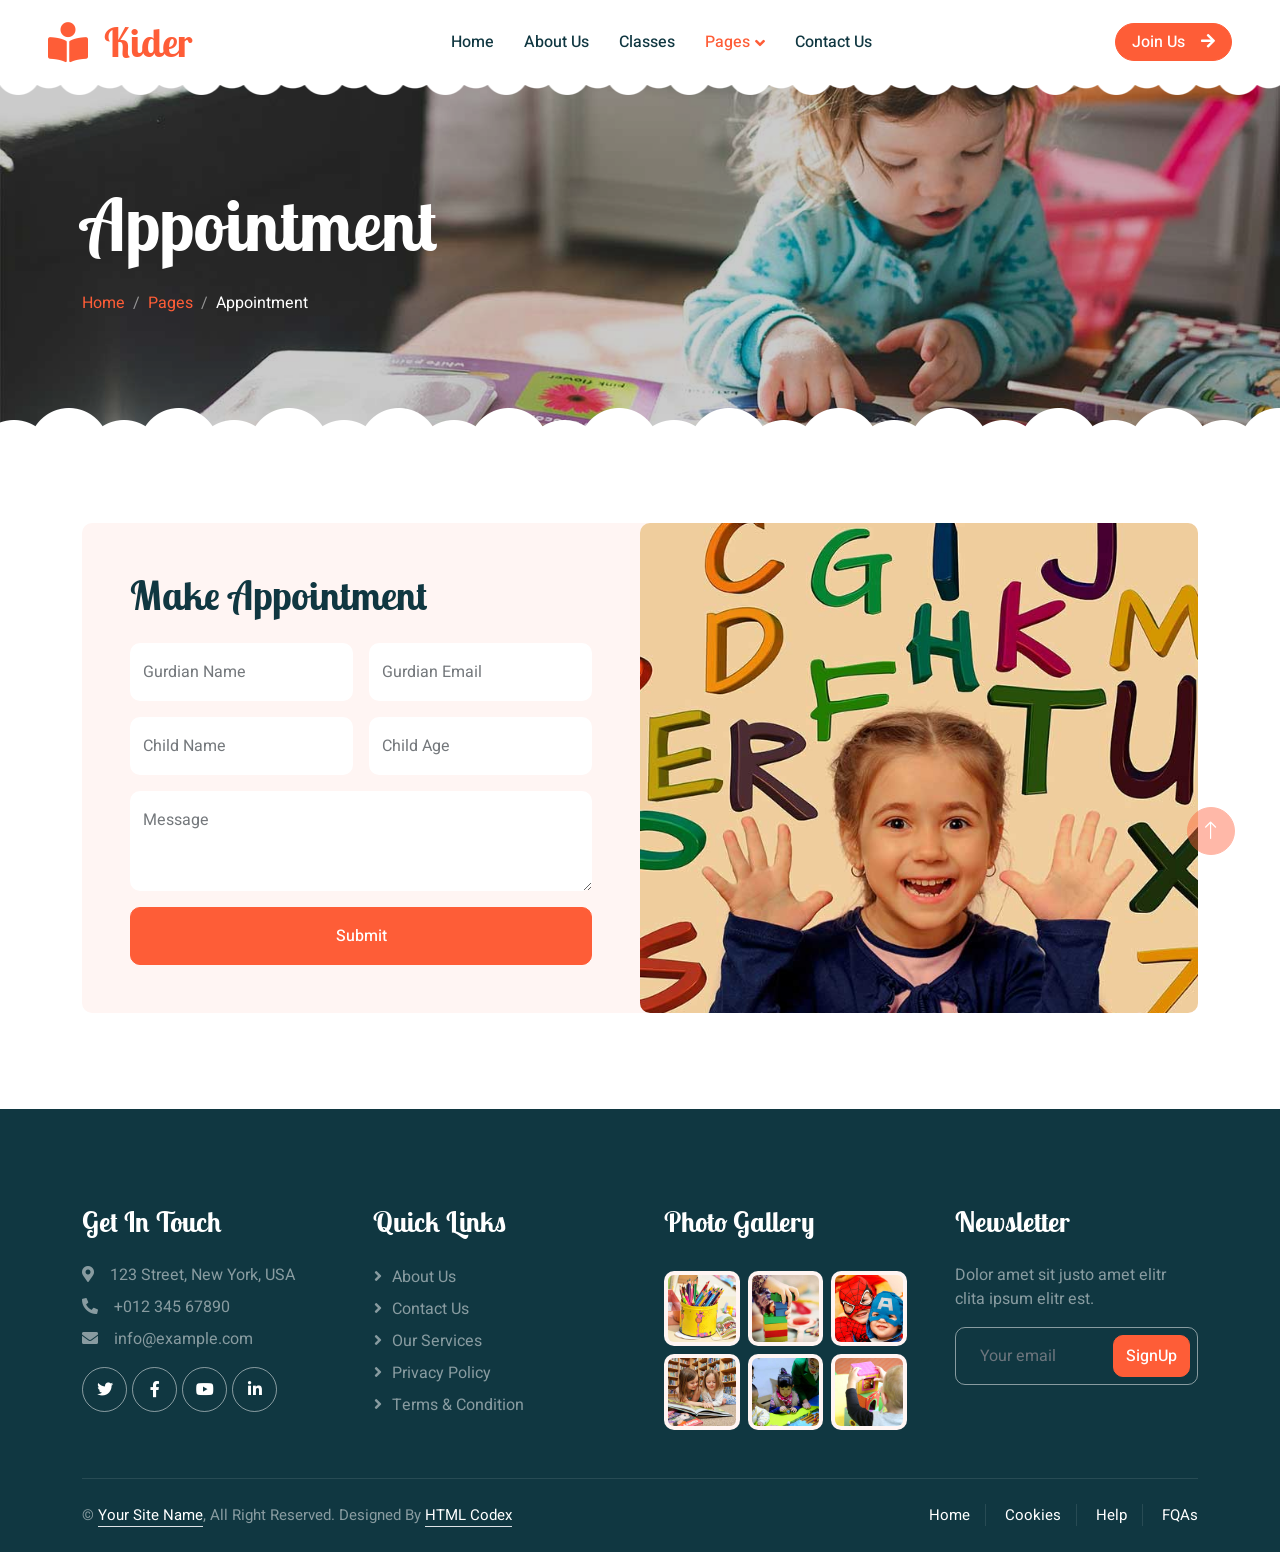
<file: kider-1.0.0/appointment.html>
<!DOCTYPE html>
<html lang="en">

<head>
    <meta charset="utf-8">
    <title>Kider - Preschool Website Template</title>
    <meta content="width=device-width, initial-scale=1.0" name="viewport">
    <meta content="" name="keywords">
    <meta content="" name="description">

    <!-- Favicon -->
    <link href="img/favicon.ico" rel="icon">

    <!-- Google Web Fonts -->
    <link rel="preconnect" href="https://fonts.googleapis.com">
    <link rel="preconnect" href="https://fonts.gstatic.com" crossorigin>
    <link href="https://fonts.googleapis.com/css2?family=Heebo:wght@400;500;600&family=Inter:wght@600&family=Lobster+Two:wght@700&display=swap" rel="stylesheet">
    
    <!-- Icon Font Stylesheet -->
    <link href="https://cdnjs.cloudflare.com/ajax/libs/font-awesome/5.10.0/css/all.min.css" rel="stylesheet">
    <link href="https://cdn.jsdelivr.net/npm/bootstrap-icons@1.4.1/font/bootstrap-icons.css" rel="stylesheet">

    <!-- Libraries Stylesheet -->
    <link href="lib/animate/animate.min.css" rel="stylesheet">
    <link href="lib/owlcarousel/assets/owl.carousel.min.css" rel="stylesheet">

    <!-- Customized Bootstrap Stylesheet -->
    <link href="css/bootstrap.min.css" rel="stylesheet">

    <!-- Template Stylesheet -->
    <link href="css/style.css" rel="stylesheet">
</head>

<body>
    <div class="container-xxl bg-white p-0">
        <!-- Spinner Start -->
        <div id="spinner" class="show bg-white position-fixed translate-middle w-100 vh-100 top-50 start-50 d-flex align-items-center justify-content-center">
            <div class="spinner-border text-primary" style="width: 3rem; height: 3rem;" role="status">
                <span class="sr-only">Loading...</span>
            </div>
        </div>
        <!-- Spinner End -->


        <!-- Navbar Start -->
        <nav class="navbar navbar-expand-lg bg-white navbar-light sticky-top px-4 px-lg-5 py-lg-0">
            <a href="index.html" class="navbar-brand">
                <h1 class="m-0 text-primary"><i class="fa fa-book-reader me-3"></i>Kider</h1>
            </a>
            <button type="button" class="navbar-toggler" data-bs-toggle="collapse" data-bs-target="#navbarCollapse">
                <span class="navbar-toggler-icon"></span>
            </button>
            <div class="collapse navbar-collapse" id="navbarCollapse">
                <div class="navbar-nav mx-auto">
                    <a href="index.html" class="nav-item nav-link">Home</a>
                    <a href="about.html" class="nav-item nav-link">About Us</a>
                    <a href="classes.html" class="nav-item nav-link">Classes</a>
                    <div class="nav-item dropdown">
                        <a href="#" class="nav-link dropdown-toggle active" data-bs-toggle="dropdown">Pages</a>
                        <div class="dropdown-menu rounded-0 rounded-bottom border-0 shadow-sm m-0">
                            <a href="facility.html" class="dropdown-item">School Facilities</a>
                            <a href="team.html" class="dropdown-item">Popular Teachers</a>
                            <a href="call-to-action.html" class="dropdown-item">Become A Teachers</a>
                            <a href="appointment.html" class="dropdown-item active">Make Appointment</a>
                            <a href="testimonial.html" class="dropdown-item">Testimonial</a>
                            <a href="404.html" class="dropdown-item">404 Error</a>
                        </div>
                    </div>
                    <a href="contact.html" class="nav-item nav-link">Contact Us</a>
                </div>
                <a href="" class="btn btn-primary rounded-pill px-3 d-none d-lg-block">Join Us<i class="fa fa-arrow-right ms-3"></i></a>
            </div>
        </nav>
        <!-- Navbar End -->


        <!-- Page Header End -->
        <div class="container-xxl py-5 page-header position-relative mb-5">
            <div class="container py-5">
                <h1 class="display-2 text-white animated slideInDown mb-4">Appointment</h1>
                <nav aria-label="breadcrumb animated slideInDown">
                    <ol class="breadcrumb">
                        <li class="breadcrumb-item"><a href="#">Home</a></li>
                        <li class="breadcrumb-item"><a href="#">Pages</a></li>
                        <li class="breadcrumb-item text-white active" aria-current="page">Appointment</li>
                    </ol>
                </nav>
            </div>
        </div>
        <!-- Page Header End -->


        <!-- Appointment Start -->
        <div class="container-xxl py-5">
            <div class="container">
                <div class="bg-light rounded">
                    <div class="row g-0">
                        <div class="col-lg-6 wow fadeIn" data-wow-delay="0.1s">
                            <div class="h-100 d-flex flex-column justify-content-center p-5">
                                <h1 class="mb-4">Make Appointment</h1>
                                <form>
                                    <div class="row g-3">
                                        <div class="col-sm-6">
                                            <div class="form-floating">
                                                <input type="text" class="form-control border-0" id="gname" placeholder="Gurdian Name">
                                                <label for="gname">Gurdian Name</label>
                                            </div>
                                        </div>
                                        <div class="col-sm-6">
                                            <div class="form-floating">
                                                <input type="email" class="form-control border-0" id="gmail" placeholder="Gurdian Email">
                                                <label for="gmail">Gurdian Email</label>
                                            </div>
                                        </div>
                                        <div class="col-sm-6">
                                            <div class="form-floating">
                                                <input type="text" class="form-control border-0" id="cname" placeholder="Child Name">
                                                <label for="cname">Child Name</label>
                                            </div>
                                        </div>
                                        <div class="col-sm-6">
                                            <div class="form-floating">
                                                <input type="text" class="form-control border-0" id="cage" placeholder="Child Age">
                                                <label for="cage">Child Age</label>
                                            </div>
                                        </div>
                                        <div class="col-12">
                                            <div class="form-floating">
                                                <textarea class="form-control border-0" placeholder="Leave a message here" id="message" style="height: 100px"></textarea>
                                                <label for="message">Message</label>
                                            </div>
                                        </div>
                                        <div class="col-12">
                                            <button class="btn btn-primary w-100 py-3" type="submit">Submit</button>
                                        </div>
                                    </div>
                                </form>
                            </div>
                        </div>
                        <div class="col-lg-6 wow fadeIn" data-wow-delay="0.5s" style="min-height: 400px;">
                            <div class="position-relative h-100">
                                <img class="position-absolute w-100 h-100 rounded" src="img/appointment.jpg" style="object-fit: cover;">
                            </div>
                        </div>
                    </div>
                </div>
            </div>
        </div>
        <!-- Appointment End -->


        <!-- Footer Start -->
        <div class="container-fluid bg-dark text-white-50 footer pt-5 mt-5 wow fadeIn" data-wow-delay="0.1s">
            <div class="container py-5">
                <div class="row g-5">
                    <div class="col-lg-3 col-md-6">
                        <h3 class="text-white mb-4">Get In Touch</h3>
                        <p class="mb-2"><i class="fa fa-map-marker-alt me-3"></i>123 Street, New York, USA</p>
                        <p class="mb-2"><i class="fa fa-phone-alt me-3"></i>+012 345 67890</p>
                        <p class="mb-2"><i class="fa fa-envelope me-3"></i>info@example.com</p>
                        <div class="d-flex pt-2">
                            <a class="btn btn-outline-light btn-social" href=""><i class="fab fa-twitter"></i></a>
                            <a class="btn btn-outline-light btn-social" href=""><i class="fab fa-facebook-f"></i></a>
                            <a class="btn btn-outline-light btn-social" href=""><i class="fab fa-youtube"></i></a>
                            <a class="btn btn-outline-light btn-social" href=""><i class="fab fa-linkedin-in"></i></a>
                        </div>
                    </div>
                    <div class="col-lg-3 col-md-6">
                        <h3 class="text-white mb-4">Quick Links</h3>
                        <a class="btn btn-link text-white-50" href="">About Us</a>
                        <a class="btn btn-link text-white-50" href="">Contact Us</a>
                        <a class="btn btn-link text-white-50" href="">Our Services</a>
                        <a class="btn btn-link text-white-50" href="">Privacy Policy</a>
                        <a class="btn btn-link text-white-50" href="">Terms & Condition</a>
                    </div>
                    <div class="col-lg-3 col-md-6">
                        <h3 class="text-white mb-4">Photo Gallery</h3>
                        <div class="row g-2 pt-2">
                            <div class="col-4">
                                <img class="img-fluid rounded bg-light p-1" src="img/classes-1.jpg" alt="">
                            </div>
                            <div class="col-4">
                                <img class="img-fluid rounded bg-light p-1" src="img/classes-2.jpg" alt="">
                            </div>
                            <div class="col-4">
                                <img class="img-fluid rounded bg-light p-1" src="img/classes-3.jpg" alt="">
                            </div>
                            <div class="col-4">
                                <img class="img-fluid rounded bg-light p-1" src="img/classes-4.jpg" alt="">
                            </div>
                            <div class="col-4">
                                <img class="img-fluid rounded bg-light p-1" src="img/classes-5.jpg" alt="">
                            </div>
                            <div class="col-4">
                                <img class="img-fluid rounded bg-light p-1" src="img/classes-6.jpg" alt="">
                            </div>
                        </div>
                    </div>
                    <div class="col-lg-3 col-md-6">
                        <h3 class="text-white mb-4">Newsletter</h3>
                        <p>Dolor amet sit justo amet elitr clita ipsum elitr est.</p>
                        <div class="position-relative mx-auto" style="max-width: 400px;">
                            <input class="form-control bg-transparent w-100 py-3 ps-4 pe-5" type="text" placeholder="Your email">
                            <button type="button" class="btn btn-primary py-2 position-absolute top-0 end-0 mt-2 me-2">SignUp</button>
                        </div>
                    </div>
                </div>
            </div>
            <div class="container">
                <div class="copyright">
                    <div class="row">
                        <div class="col-md-6 text-center text-md-start mb-3 mb-md-0">
                            &copy; <a class="border-bottom" href="#">Your Site Name</a>, All Right Reserved. 
							
							<!--/*** This template is free as long as you keep the footer author’s credit link/attribution link/backlink. If you'd like to use the template without the footer author’s credit link/attribution link/backlink, you can purchase the Credit Removal License from "https://htmlcodex.com/credit-removal". Thank you for your support. ***/-->
							Designed By <a class="border-bottom" href="https://htmlcodex.com">HTML Codex</a>
                        </div>
                        <div class="col-md-6 text-center text-md-end">
                            <div class="footer-menu">
                                <a href="">Home</a>
                                <a href="">Cookies</a>
                                <a href="">Help</a>
                                <a href="">FQAs</a>
                            </div>
                        </div>
                    </div>
                </div>
            </div>
        </div>
        <!-- Footer End -->


        <!-- Back to Top -->
        <a href="#" class="btn btn-lg btn-primary btn-lg-square back-to-top"><i class="bi bi-arrow-up"></i></a>
    </div>

    <!-- JavaScript Libraries -->
    <script src="https://code.jquery.com/jquery-3.4.1.min.js"></script>
    <script src="https://cdn.jsdelivr.net/npm/bootstrap@5.0.0/dist/js/bootstrap.bundle.min.js"></script>
    <script src="lib/wow/wow.min.js"></script>
    <script src="lib/easing/easing.min.js"></script>
    <script src="lib/waypoints/waypoints.min.js"></script>
    <script src="lib/owlcarousel/owl.carousel.min.js"></script>

    <!-- Template Javascript -->
    <script src="js/main.js"></script>
</body>

</html>
</file>
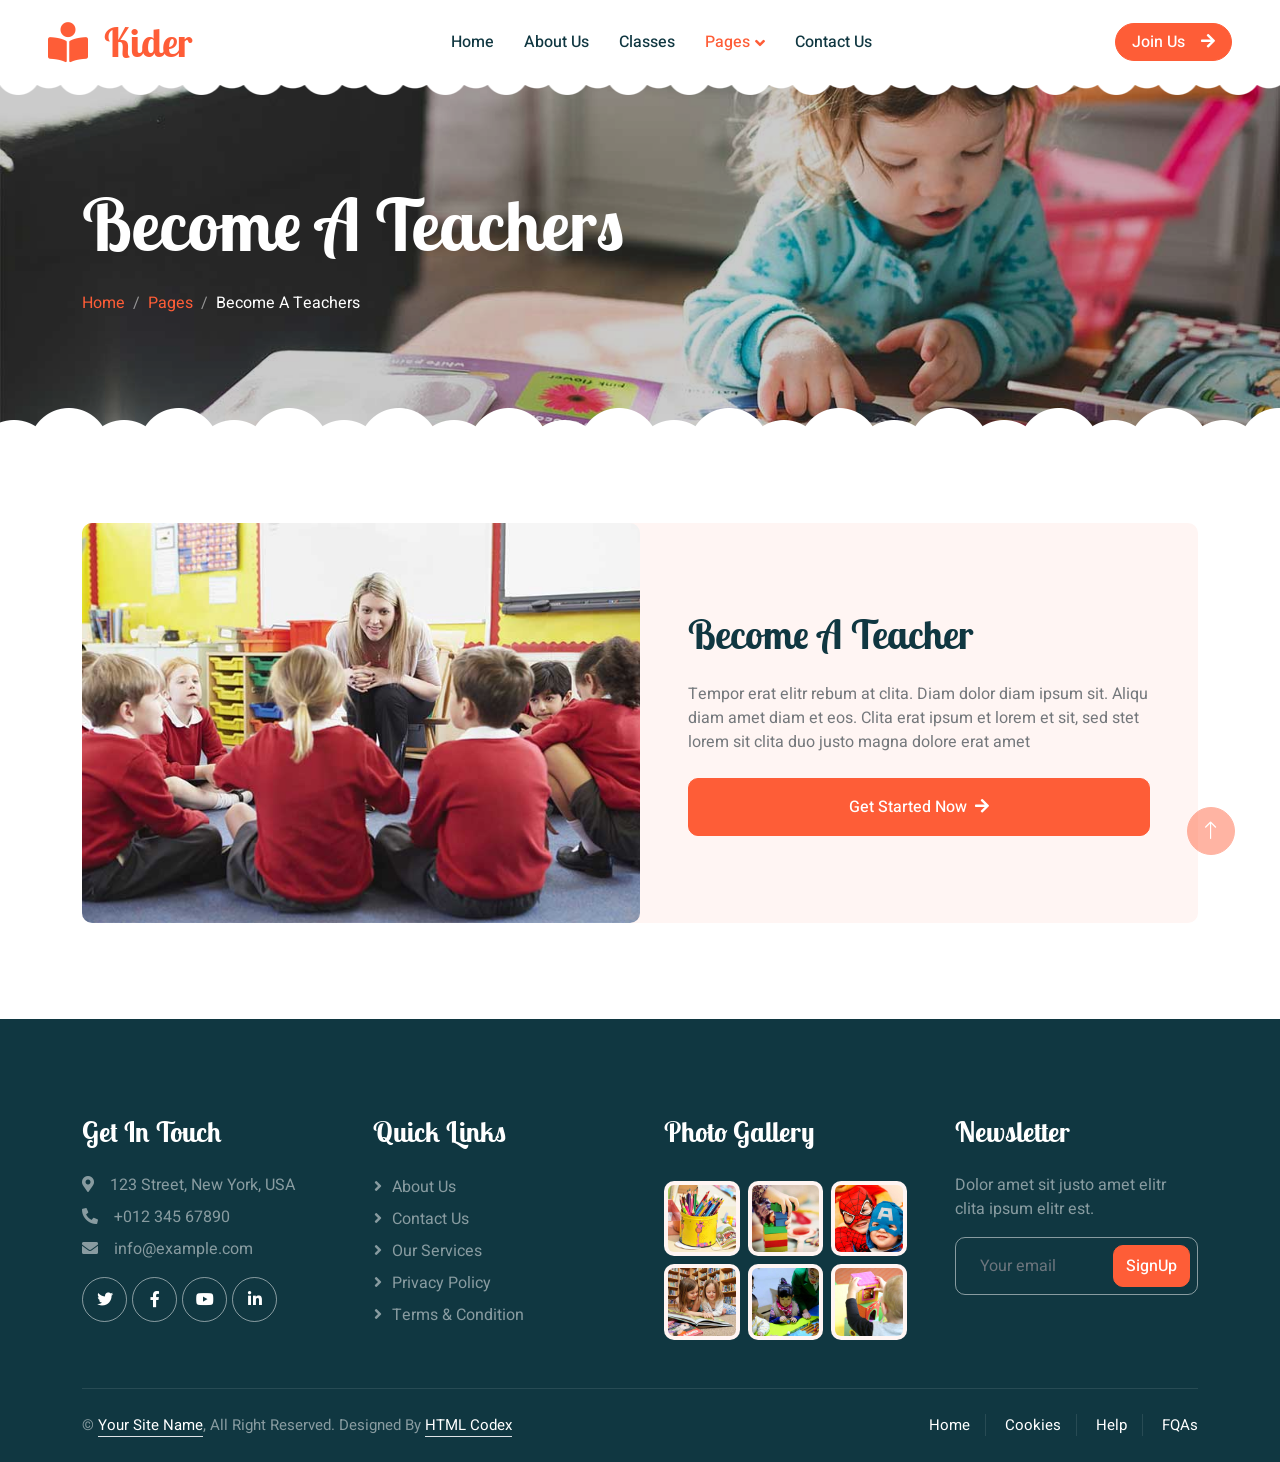
<file: kider-1.0.0/call-to-action.html>
<!DOCTYPE html>
<html lang="en">

<head>
    <meta charset="utf-8">
    <title>Kider - Preschool Website Template</title>
    <meta content="width=device-width, initial-scale=1.0" name="viewport">
    <meta content="" name="keywords">
    <meta content="" name="description">

    <!-- Favicon -->
    <link href="img/favicon.ico" rel="icon">

    <!-- Google Web Fonts -->
    <link rel="preconnect" href="https://fonts.googleapis.com">
    <link rel="preconnect" href="https://fonts.gstatic.com" crossorigin>
    <link href="https://fonts.googleapis.com/css2?family=Heebo:wght@400;500;600&family=Inter:wght@600&family=Lobster+Two:wght@700&display=swap" rel="stylesheet">
    
    <!-- Icon Font Stylesheet -->
    <link href="https://cdnjs.cloudflare.com/ajax/libs/font-awesome/5.10.0/css/all.min.css" rel="stylesheet">
    <link href="https://cdn.jsdelivr.net/npm/bootstrap-icons@1.4.1/font/bootstrap-icons.css" rel="stylesheet">

    <!-- Libraries Stylesheet -->
    <link href="lib/animate/animate.min.css" rel="stylesheet">
    <link href="lib/owlcarousel/assets/owl.carousel.min.css" rel="stylesheet">

    <!-- Customized Bootstrap Stylesheet -->
    <link href="css/bootstrap.min.css" rel="stylesheet">

    <!-- Template Stylesheet -->
    <link href="css/style.css" rel="stylesheet">
</head>

<body>
    <div class="container-xxl bg-white p-0">
        <!-- Spinner Start -->
        <div id="spinner" class="show bg-white position-fixed translate-middle w-100 vh-100 top-50 start-50 d-flex align-items-center justify-content-center">
            <div class="spinner-border text-primary" style="width: 3rem; height: 3rem;" role="status">
                <span class="sr-only">Loading...</span>
            </div>
        </div>
        <!-- Spinner End -->


        <!-- Navbar Start -->
        <nav class="navbar navbar-expand-lg bg-white navbar-light sticky-top px-4 px-lg-5 py-lg-0">
            <a href="index.html" class="navbar-brand">
                <h1 class="m-0 text-primary"><i class="fa fa-book-reader me-3"></i>Kider</h1>
            </a>
            <button type="button" class="navbar-toggler" data-bs-toggle="collapse" data-bs-target="#navbarCollapse">
                <span class="navbar-toggler-icon"></span>
            </button>
            <div class="collapse navbar-collapse" id="navbarCollapse">
                <div class="navbar-nav mx-auto">
                    <a href="index.html" class="nav-item nav-link">Home</a>
                    <a href="about.html" class="nav-item nav-link">About Us</a>
                    <a href="classes.html" class="nav-item nav-link">Classes</a>
                    <div class="nav-item dropdown">
                        <a href="#" class="nav-link dropdown-toggle active" data-bs-toggle="dropdown">Pages</a>
                        <div class="dropdown-menu rounded-0 rounded-bottom border-0 shadow-sm m-0">
                            <a href="facility.html" class="dropdown-item">School Facilities</a>
                            <a href="team.html" class="dropdown-item">Popular Teachers</a>
                            <a href="call-to-action.html" class="dropdown-item active">Become A Teachers</a>
                            <a href="appointment.html" class="dropdown-item">Make Appointment</a>
                            <a href="testimonial.html" class="dropdown-item">Testimonial</a>
                            <a href="404.html" class="dropdown-item">404 Error</a>
                        </div>
                    </div>
                    <a href="contact.html" class="nav-item nav-link">Contact Us</a>
                </div>
                <a href="" class="btn btn-primary rounded-pill px-3 d-none d-lg-block">Join Us<i class="fa fa-arrow-right ms-3"></i></a>
            </div>
        </nav>
        <!-- Navbar End -->


        <!-- Page Header End -->
        <div class="container-xxl py-5 page-header position-relative mb-5">
            <div class="container py-5">
                <h1 class="display-2 text-white animated slideInDown mb-4">Become A Teachers</h1>
                <nav aria-label="breadcrumb animated slideInDown">
                    <ol class="breadcrumb">
                        <li class="breadcrumb-item"><a href="#">Home</a></li>
                        <li class="breadcrumb-item"><a href="#">Pages</a></li>
                        <li class="breadcrumb-item text-white active" aria-current="page">Become A Teachers</li>
                    </ol>
                </nav>
            </div>
        </div>
        <!-- Page Header End -->


        <!-- Call To Action Start -->
        <div class="container-xxl py-5">
            <div class="container">
                <div class="bg-light rounded">
                    <div class="row g-0">
                        <div class="col-lg-6 wow fadeIn" data-wow-delay="0.1s" style="min-height: 400px;">
                            <div class="position-relative h-100">
                                <img class="position-absolute w-100 h-100 rounded" src="img/call-to-action.jpg" style="object-fit: cover;">
                            </div>
                        </div>
                        <div class="col-lg-6 wow fadeIn" data-wow-delay="0.5s">
                            <div class="h-100 d-flex flex-column justify-content-center p-5">
                                <h1 class="mb-4">Become A Teacher</h1>
                                <p class="mb-4">Tempor erat elitr rebum at clita. Diam dolor diam ipsum sit. Aliqu diam amet diam et eos.
                                    Clita erat ipsum et lorem et sit, sed stet lorem sit clita duo justo magna dolore erat amet
                                </p>
                                <a class="btn btn-primary py-3 px-5" href="">Get Started Now<i class="fa fa-arrow-right ms-2"></i></a>
                            </div>
                        </div>
                    </div>
                </div>
            </div>
        </div>
        <!-- Call To Action End -->


        <!-- Footer Start -->
        <div class="container-fluid bg-dark text-white-50 footer pt-5 mt-5 wow fadeIn" data-wow-delay="0.1s">
            <div class="container py-5">
                <div class="row g-5">
                    <div class="col-lg-3 col-md-6">
                        <h3 class="text-white mb-4">Get In Touch</h3>
                        <p class="mb-2"><i class="fa fa-map-marker-alt me-3"></i>123 Street, New York, USA</p>
                        <p class="mb-2"><i class="fa fa-phone-alt me-3"></i>+012 345 67890</p>
                        <p class="mb-2"><i class="fa fa-envelope me-3"></i>info@example.com</p>
                        <div class="d-flex pt-2">
                            <a class="btn btn-outline-light btn-social" href=""><i class="fab fa-twitter"></i></a>
                            <a class="btn btn-outline-light btn-social" href=""><i class="fab fa-facebook-f"></i></a>
                            <a class="btn btn-outline-light btn-social" href=""><i class="fab fa-youtube"></i></a>
                            <a class="btn btn-outline-light btn-social" href=""><i class="fab fa-linkedin-in"></i></a>
                        </div>
                    </div>
                    <div class="col-lg-3 col-md-6">
                        <h3 class="text-white mb-4">Quick Links</h3>
                        <a class="btn btn-link text-white-50" href="">About Us</a>
                        <a class="btn btn-link text-white-50" href="">Contact Us</a>
                        <a class="btn btn-link text-white-50" href="">Our Services</a>
                        <a class="btn btn-link text-white-50" href="">Privacy Policy</a>
                        <a class="btn btn-link text-white-50" href="">Terms & Condition</a>
                    </div>
                    <div class="col-lg-3 col-md-6">
                        <h3 class="text-white mb-4">Photo Gallery</h3>
                        <div class="row g-2 pt-2">
                            <div class="col-4">
                                <img class="img-fluid rounded bg-light p-1" src="img/classes-1.jpg" alt="">
                            </div>
                            <div class="col-4">
                                <img class="img-fluid rounded bg-light p-1" src="img/classes-2.jpg" alt="">
                            </div>
                            <div class="col-4">
                                <img class="img-fluid rounded bg-light p-1" src="img/classes-3.jpg" alt="">
                            </div>
                            <div class="col-4">
                                <img class="img-fluid rounded bg-light p-1" src="img/classes-4.jpg" alt="">
                            </div>
                            <div class="col-4">
                                <img class="img-fluid rounded bg-light p-1" src="img/classes-5.jpg" alt="">
                            </div>
                            <div class="col-4">
                                <img class="img-fluid rounded bg-light p-1" src="img/classes-6.jpg" alt="">
                            </div>
                        </div>
                    </div>
                    <div class="col-lg-3 col-md-6">
                        <h3 class="text-white mb-4">Newsletter</h3>
                        <p>Dolor amet sit justo amet elitr clita ipsum elitr est.</p>
                        <div class="position-relative mx-auto" style="max-width: 400px;">
                            <input class="form-control bg-transparent w-100 py-3 ps-4 pe-5" type="text" placeholder="Your email">
                            <button type="button" class="btn btn-primary py-2 position-absolute top-0 end-0 mt-2 me-2">SignUp</button>
                        </div>
                    </div>
                </div>
            </div>
            <div class="container">
                <div class="copyright">
                    <div class="row">
                        <div class="col-md-6 text-center text-md-start mb-3 mb-md-0">
                            &copy; <a class="border-bottom" href="#">Your Site Name</a>, All Right Reserved. 
							
							<!--/*** This template is free as long as you keep the footer author’s credit link/attribution link/backlink. If you'd like to use the template without the footer author’s credit link/attribution link/backlink, you can purchase the Credit Removal License from "https://htmlcodex.com/credit-removal". Thank you for your support. ***/-->
							Designed By <a class="border-bottom" href="https://htmlcodex.com">HTML Codex</a>
                        </div>
                        <div class="col-md-6 text-center text-md-end">
                            <div class="footer-menu">
                                <a href="">Home</a>
                                <a href="">Cookies</a>
                                <a href="">Help</a>
                                <a href="">FQAs</a>
                            </div>
                        </div>
                    </div>
                </div>
            </div>
        </div>
        <!-- Footer End -->


        <!-- Back to Top -->
        <a href="#" class="btn btn-lg btn-primary btn-lg-square back-to-top"><i class="bi bi-arrow-up"></i></a>
    </div>

    <!-- JavaScript Libraries -->
    <script src="https://code.jquery.com/jquery-3.4.1.min.js"></script>
    <script src="https://cdn.jsdelivr.net/npm/bootstrap@5.0.0/dist/js/bootstrap.bundle.min.js"></script>
    <script src="lib/wow/wow.min.js"></script>
    <script src="lib/easing/easing.min.js"></script>
    <script src="lib/waypoints/waypoints.min.js"></script>
    <script src="lib/owlcarousel/owl.carousel.min.js"></script>

    <!-- Template Javascript -->
    <script src="js/main.js"></script>
</body>

</html>
</file>
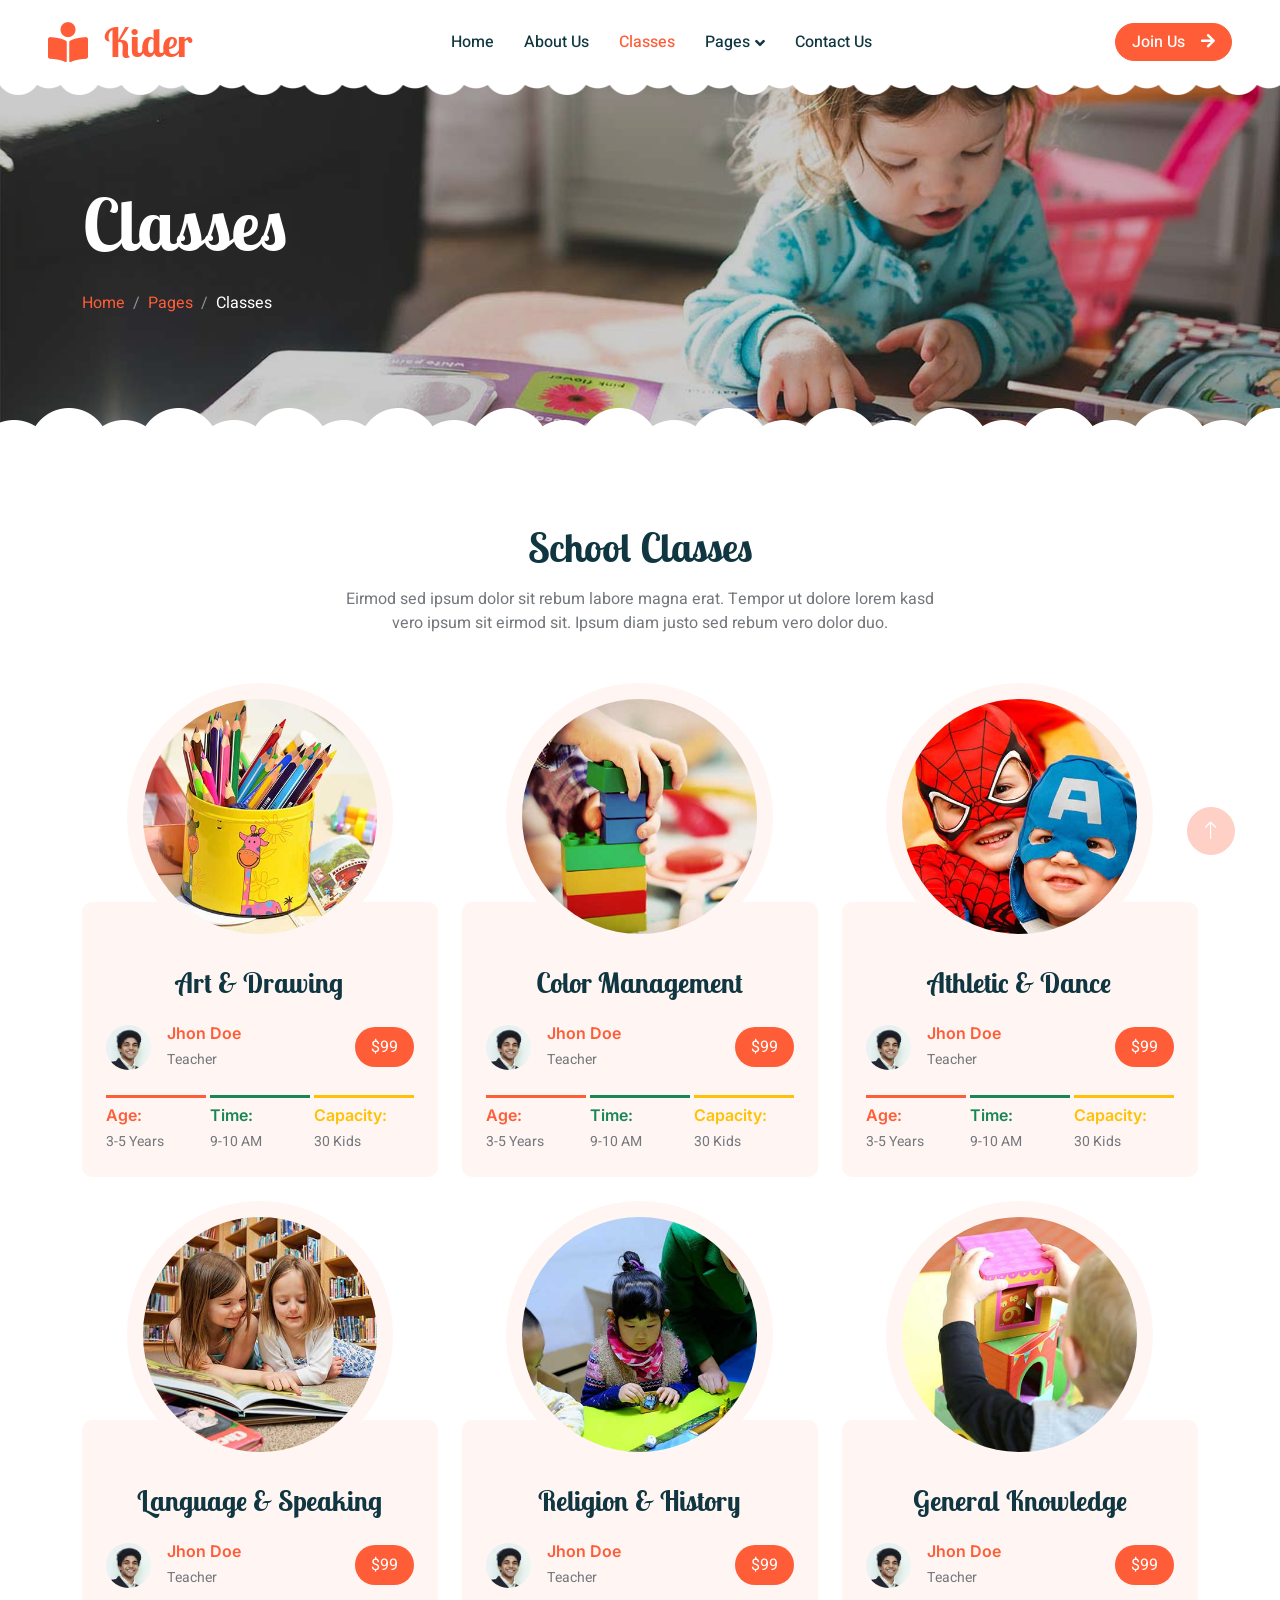
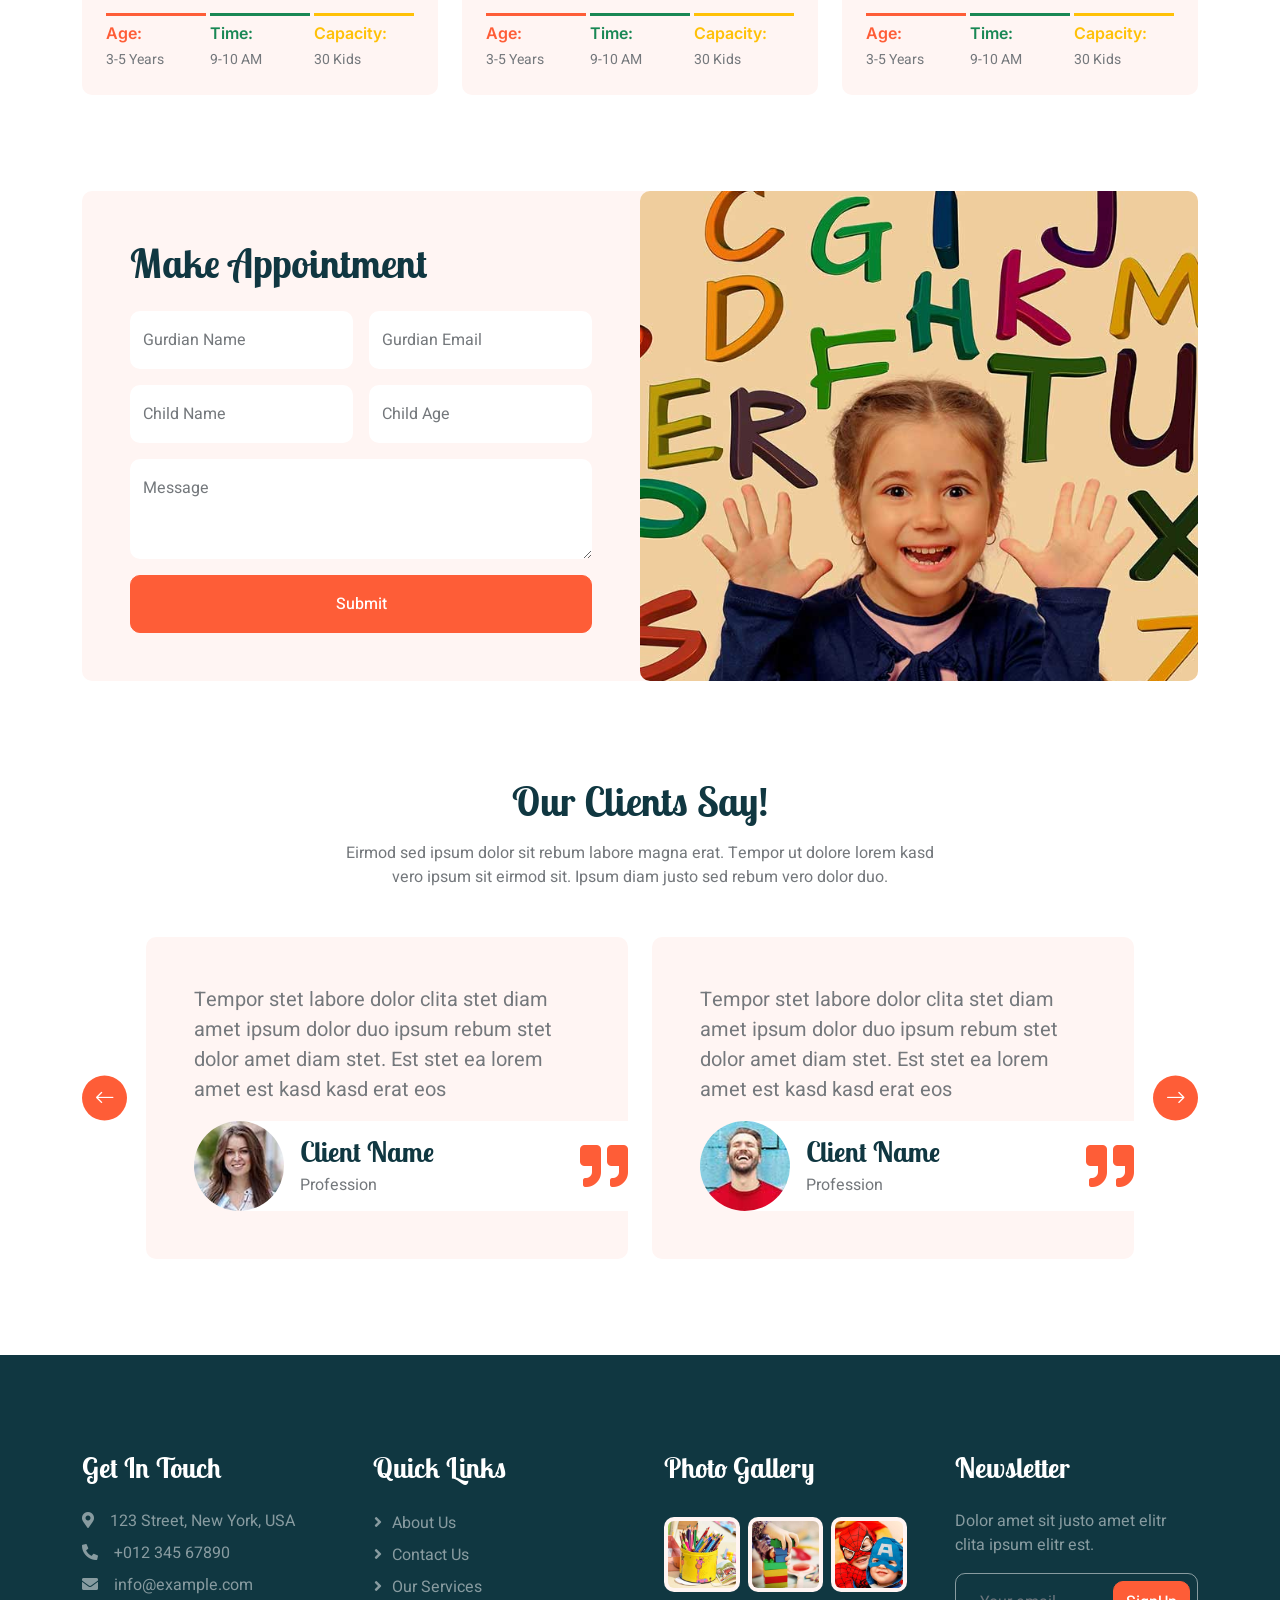
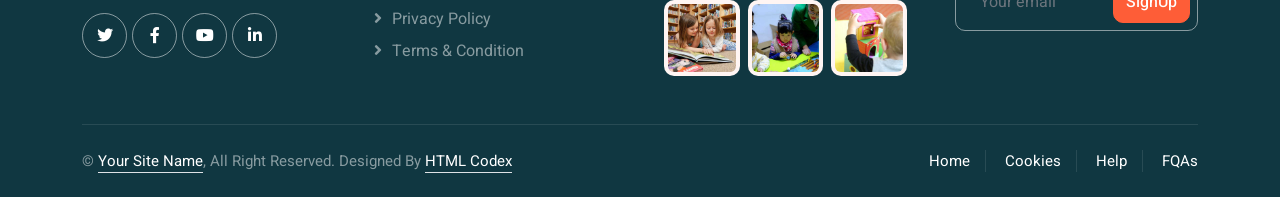
<file: kider-1.0.0/classes.html>
<!DOCTYPE html>
<html lang="en">

<head>
    <meta charset="utf-8">
    <title>Kider - Preschool Website Template</title>
    <meta content="width=device-width, initial-scale=1.0" name="viewport">
    <meta content="" name="keywords">
    <meta content="" name="description">

    <!-- Favicon -->
    <link href="img/favicon.ico" rel="icon">

    <!-- Google Web Fonts -->
    <link rel="preconnect" href="https://fonts.googleapis.com">
    <link rel="preconnect" href="https://fonts.gstatic.com" crossorigin>
    <link href="https://fonts.googleapis.com/css2?family=Heebo:wght@400;500;600&family=Inter:wght@600&family=Lobster+Two:wght@700&display=swap" rel="stylesheet">
    
    <!-- Icon Font Stylesheet -->
    <link href="https://cdnjs.cloudflare.com/ajax/libs/font-awesome/5.10.0/css/all.min.css" rel="stylesheet">
    <link href="https://cdn.jsdelivr.net/npm/bootstrap-icons@1.4.1/font/bootstrap-icons.css" rel="stylesheet">

    <!-- Libraries Stylesheet -->
    <link href="lib/animate/animate.min.css" rel="stylesheet">
    <link href="lib/owlcarousel/assets/owl.carousel.min.css" rel="stylesheet">

    <!-- Customized Bootstrap Stylesheet -->
    <link href="css/bootstrap.min.css" rel="stylesheet">

    <!-- Template Stylesheet -->
    <link href="css/style.css" rel="stylesheet">
</head>

<body>
    <div class="container-xxl bg-white p-0">
        <!-- Spinner Start -->
        <div id="spinner" class="show bg-white position-fixed translate-middle w-100 vh-100 top-50 start-50 d-flex align-items-center justify-content-center">
            <div class="spinner-border text-primary" style="width: 3rem; height: 3rem;" role="status">
                <span class="sr-only">Loading...</span>
            </div>
        </div>
        <!-- Spinner End -->


        <!-- Navbar Start -->
        <nav class="navbar navbar-expand-lg bg-white navbar-light sticky-top px-4 px-lg-5 py-lg-0">
            <a href="index.html" class="navbar-brand">
                <h1 class="m-0 text-primary"><i class="fa fa-book-reader me-3"></i>Kider</h1>
            </a>
            <button type="button" class="navbar-toggler" data-bs-toggle="collapse" data-bs-target="#navbarCollapse">
                <span class="navbar-toggler-icon"></span>
            </button>
            <div class="collapse navbar-collapse" id="navbarCollapse">
                <div class="navbar-nav mx-auto">
                    <a href="index.html" class="nav-item nav-link">Home</a>
                    <a href="about.html" class="nav-item nav-link">About Us</a>
                    <a href="classes.html" class="nav-item nav-link active">Classes</a>
                    <div class="nav-item dropdown">
                        <a href="#" class="nav-link dropdown-toggle" data-bs-toggle="dropdown">Pages</a>
                        <div class="dropdown-menu rounded-0 rounded-bottom border-0 shadow-sm m-0">
                            <a href="facility.html" class="dropdown-item">School Facilities</a>
                            <a href="team.html" class="dropdown-item">Popular Teachers</a>
                            <a href="call-to-action.html" class="dropdown-item">Become A Teachers</a>
                            <a href="appointment.html" class="dropdown-item">Make Appointment</a>
                            <a href="testimonial.html" class="dropdown-item">Testimonial</a>
                            <a href="404.html" class="dropdown-item">404 Error</a>
                        </div>
                    </div>
                    <a href="contact.html" class="nav-item nav-link">Contact Us</a>
                </div>
                <a href="" class="btn btn-primary rounded-pill px-3 d-none d-lg-block">Join Us<i class="fa fa-arrow-right ms-3"></i></a>
            </div>
        </nav>
        <!-- Navbar End -->


        <!-- Page Header End -->
        <div class="container-xxl py-5 page-header position-relative mb-5">
            <div class="container py-5">
                <h1 class="display-2 text-white animated slideInDown mb-4">Classes</h1>
                <nav aria-label="breadcrumb animated slideInDown">
                    <ol class="breadcrumb">
                        <li class="breadcrumb-item"><a href="#">Home</a></li>
                        <li class="breadcrumb-item"><a href="#">Pages</a></li>
                        <li class="breadcrumb-item text-white active" aria-current="page">Classes</li>
                    </ol>
                </nav>
            </div>
        </div>
        <!-- Page Header End -->


        <!-- Classes Start -->
        <div class="container-xxl py-5">
            <div class="container">
                <div class="text-center mx-auto mb-5 wow fadeInUp" data-wow-delay="0.1s" style="max-width: 600px;">
                    <h1 class="mb-3">School Classes</h1>
                    <p>Eirmod sed ipsum dolor sit rebum labore magna erat. Tempor ut dolore lorem kasd vero ipsum sit eirmod sit. Ipsum diam justo sed rebum vero dolor duo.</p>
                </div>
                <div class="row g-4">
                    <div class="col-lg-4 col-md-6 wow fadeInUp" data-wow-delay="0.1s">
                        <div class="classes-item">
                            <div class="bg-light rounded-circle w-75 mx-auto p-3">
                                <img class="img-fluid rounded-circle" src="img/classes-1.jpg" alt="">
                            </div>
                            <div class="bg-light rounded p-4 pt-5 mt-n5">
                                <a class="d-block text-center h3 mt-3 mb-4" href="">Art & Drawing</a>
                                <div class="d-flex align-items-center justify-content-between mb-4">
                                    <div class="d-flex align-items-center">
                                        <img class="rounded-circle flex-shrink-0" src="img/user.jpg" alt="" style="width: 45px; height: 45px;">
                                        <div class="ms-3">
                                            <h6 class="text-primary mb-1">Jhon Doe</h6>
                                            <small>Teacher</small>
                                        </div>
                                    </div>
                                    <span class="bg-primary text-white rounded-pill py-2 px-3" href="">$99</span>
                                </div>
                                <div class="row g-1">
                                    <div class="col-4">
                                        <div class="border-top border-3 border-primary pt-2">
                                            <h6 class="text-primary mb-1">Age:</h6>
                                            <small>3-5 Years</small>
                                        </div>
                                    </div>
                                    <div class="col-4">
                                        <div class="border-top border-3 border-success pt-2">
                                            <h6 class="text-success mb-1">Time:</h6>
                                            <small>9-10 AM</small>
                                        </div>
                                    </div>
                                    <div class="col-4">
                                        <div class="border-top border-3 border-warning pt-2">
                                            <h6 class="text-warning mb-1">Capacity:</h6>
                                            <small>30 Kids</small>
                                        </div>
                                    </div>
                                </div>
                            </div>
                        </div>
                    </div>
                    <div class="col-lg-4 col-md-6 wow fadeInUp" data-wow-delay="0.3s">
                        <div class="classes-item">
                            <div class="bg-light rounded-circle w-75 mx-auto p-3">
                                <img class="img-fluid rounded-circle" src="img/classes-2.jpg" alt="">
                            </div>
                            <div class="bg-light rounded p-4 pt-5 mt-n5">
                                <a class="d-block text-center h3 mt-3 mb-4" href="">Color Management</a>
                                <div class="d-flex align-items-center justify-content-between mb-4">
                                    <div class="d-flex align-items-center">
                                        <img class="rounded-circle flex-shrink-0" src="img/user.jpg" alt="" style="width: 45px; height: 45px;">
                                        <div class="ms-3">
                                            <h6 class="text-primary mb-1">Jhon Doe</h6>
                                            <small>Teacher</small>
                                        </div>
                                    </div>
                                    <span class="bg-primary text-white rounded-pill py-2 px-3" href="">$99</span>
                                </div>
                                <div class="row g-1">
                                    <div class="col-4">
                                        <div class="border-top border-3 border-primary pt-2">
                                            <h6 class="text-primary mb-1">Age:</h6>
                                            <small>3-5 Years</small>
                                        </div>
                                    </div>
                                    <div class="col-4">
                                        <div class="border-top border-3 border-success pt-2">
                                            <h6 class="text-success mb-1">Time:</h6>
                                            <small>9-10 AM</small>
                                        </div>
                                    </div>
                                    <div class="col-4">
                                        <div class="border-top border-3 border-warning pt-2">
                                            <h6 class="text-warning mb-1">Capacity:</h6>
                                            <small>30 Kids</small>
                                        </div>
                                    </div>
                                </div>
                            </div>
                        </div>
                    </div>
                    <div class="col-lg-4 col-md-6 wow fadeInUp" data-wow-delay="0.5s">
                        <div class="classes-item">
                            <div class="bg-light rounded-circle w-75 mx-auto p-3">
                                <img class="img-fluid rounded-circle" src="img/classes-3.jpg" alt="">
                            </div>
                            <div class="bg-light rounded p-4 pt-5 mt-n5">
                                <a class="d-block text-center h3 mt-3 mb-4" href="">Athletic & Dance</a>
                                <div class="d-flex align-items-center justify-content-between mb-4">
                                    <div class="d-flex align-items-center">
                                        <img class="rounded-circle flex-shrink-0" src="img/user.jpg" alt="" style="width: 45px; height: 45px;">
                                        <div class="ms-3">
                                            <h6 class="text-primary mb-1">Jhon Doe</h6>
                                            <small>Teacher</small>
                                        </div>
                                    </div>
                                    <span class="bg-primary text-white rounded-pill py-2 px-3" href="">$99</span>
                                </div>
                                <div class="row g-1">
                                    <div class="col-4">
                                        <div class="border-top border-3 border-primary pt-2">
                                            <h6 class="text-primary mb-1">Age:</h6>
                                            <small>3-5 Years</small>
                                        </div>
                                    </div>
                                    <div class="col-4">
                                        <div class="border-top border-3 border-success pt-2">
                                            <h6 class="text-success mb-1">Time:</h6>
                                            <small>9-10 AM</small>
                                        </div>
                                    </div>
                                    <div class="col-4">
                                        <div class="border-top border-3 border-warning pt-2">
                                            <h6 class="text-warning mb-1">Capacity:</h6>
                                            <small>30 Kids</small>
                                        </div>
                                    </div>
                                </div>
                            </div>
                        </div>
                    </div>
                    <div class="col-lg-4 col-md-6 wow fadeInUp" data-wow-delay="0.1s">
                        <div class="classes-item">
                            <div class="bg-light rounded-circle w-75 mx-auto p-3">
                                <img class="img-fluid rounded-circle" src="img/classes-4.jpg" alt="">
                            </div>
                            <div class="bg-light rounded p-4 pt-5 mt-n5">
                                <a class="d-block text-center h3 mt-3 mb-4" href="">Language & Speaking</a>
                                <div class="d-flex align-items-center justify-content-between mb-4">
                                    <div class="d-flex align-items-center">
                                        <img class="rounded-circle flex-shrink-0" src="img/user.jpg" alt="" style="width: 45px; height: 45px;">
                                        <div class="ms-3">
                                            <h6 class="text-primary mb-1">Jhon Doe</h6>
                                            <small>Teacher</small>
                                        </div>
                                    </div>
                                    <span class="bg-primary text-white rounded-pill py-2 px-3" href="">$99</span>
                                </div>
                                <div class="row g-1">
                                    <div class="col-4">
                                        <div class="border-top border-3 border-primary pt-2">
                                            <h6 class="text-primary mb-1">Age:</h6>
                                            <small>3-5 Years</small>
                                        </div>
                                    </div>
                                    <div class="col-4">
                                        <div class="border-top border-3 border-success pt-2">
                                            <h6 class="text-success mb-1">Time:</h6>
                                            <small>9-10 AM</small>
                                        </div>
                                    </div>
                                    <div class="col-4">
                                        <div class="border-top border-3 border-warning pt-2">
                                            <h6 class="text-warning mb-1">Capacity:</h6>
                                            <small>30 Kids</small>
                                        </div>
                                    </div>
                                </div>
                            </div>
                        </div>
                    </div>
                    <div class="col-lg-4 col-md-6 wow fadeInUp" data-wow-delay="0.3s">
                        <div class="classes-item">
                            <div class="bg-light rounded-circle w-75 mx-auto p-3">
                                <img class="img-fluid rounded-circle" src="img/classes-5.jpg" alt="">
                            </div>
                            <div class="bg-light rounded p-4 pt-5 mt-n5">
                                <a class="d-block text-center h3 mt-3 mb-4" href="">Religion & History</a>
                                <div class="d-flex align-items-center justify-content-between mb-4">
                                    <div class="d-flex align-items-center">
                                        <img class="rounded-circle flex-shrink-0" src="img/user.jpg" alt="" style="width: 45px; height: 45px;">
                                        <div class="ms-3">
                                            <h6 class="text-primary mb-1">Jhon Doe</h6>
                                            <small>Teacher</small>
                                        </div>
                                    </div>
                                    <span class="bg-primary text-white rounded-pill py-2 px-3" href="">$99</span>
                                </div>
                                <div class="row g-1">
                                    <div class="col-4">
                                        <div class="border-top border-3 border-primary pt-2">
                                            <h6 class="text-primary mb-1">Age:</h6>
                                            <small>3-5 Years</small>
                                        </div>
                                    </div>
                                    <div class="col-4">
                                        <div class="border-top border-3 border-success pt-2">
                                            <h6 class="text-success mb-1">Time:</h6>
                                            <small>9-10 AM</small>
                                        </div>
                                    </div>
                                    <div class="col-4">
                                        <div class="border-top border-3 border-warning pt-2">
                                            <h6 class="text-warning mb-1">Capacity:</h6>
                                            <small>30 Kids</small>
                                        </div>
                                    </div>
                                </div>
                            </div>
                        </div>
                    </div>
                    <div class="col-lg-4 col-md-6 wow fadeInUp" data-wow-delay="0.5s">
                        <div class="classes-item">
                            <div class="bg-light rounded-circle w-75 mx-auto p-3">
                                <img class="img-fluid rounded-circle" src="img/classes-6.jpg" alt="">
                            </div>
                            <div class="bg-light rounded p-4 pt-5 mt-n5">
                                <a class="d-block text-center h3 mt-3 mb-4" href="">General Knowledge</a>
                                <div class="d-flex align-items-center justify-content-between mb-4">
                                    <div class="d-flex align-items-center">
                                        <img class="rounded-circle flex-shrink-0" src="img/user.jpg" alt="" style="width: 45px; height: 45px;">
                                        <div class="ms-3">
                                            <h6 class="text-primary mb-1">Jhon Doe</h6>
                                            <small>Teacher</small>
                                        </div>
                                    </div>
                                    <span class="bg-primary text-white rounded-pill py-2 px-3" href="">$99</span>
                                </div>
                                <div class="row g-1">
                                    <div class="col-4">
                                        <div class="border-top border-3 border-primary pt-2">
                                            <h6 class="text-primary mb-1">Age:</h6>
                                            <small>3-5 Years</small>
                                        </div>
                                    </div>
                                    <div class="col-4">
                                        <div class="border-top border-3 border-success pt-2">
                                            <h6 class="text-success mb-1">Time:</h6>
                                            <small>9-10 AM</small>
                                        </div>
                                    </div>
                                    <div class="col-4">
                                        <div class="border-top border-3 border-warning pt-2">
                                            <h6 class="text-warning mb-1">Capacity:</h6>
                                            <small>30 Kids</small>
                                        </div>
                                    </div>
                                </div>
                            </div>
                        </div>
                    </div>
                </div>
            </div>
        </div>
        <!-- Classes End -->


        <!-- Appointment Start -->
        <div class="container-xxl py-5">
            <div class="container">
                <div class="bg-light rounded">
                    <div class="row g-0">
                        <div class="col-lg-6 wow fadeIn" data-wow-delay="0.1s">
                            <div class="h-100 d-flex flex-column justify-content-center p-5">
                                <h1 class="mb-4">Make Appointment</h1>
                                <form>
                                    <div class="row g-3">
                                        <div class="col-sm-6">
                                            <div class="form-floating">
                                                <input type="text" class="form-control border-0" id="gname" placeholder="Gurdian Name">
                                                <label for="gname">Gurdian Name</label>
                                            </div>
                                        </div>
                                        <div class="col-sm-6">
                                            <div class="form-floating">
                                                <input type="email" class="form-control border-0" id="gmail" placeholder="Gurdian Email">
                                                <label for="gmail">Gurdian Email</label>
                                            </div>
                                        </div>
                                        <div class="col-sm-6">
                                            <div class="form-floating">
                                                <input type="text" class="form-control border-0" id="cname" placeholder="Child Name">
                                                <label for="cname">Child Name</label>
                                            </div>
                                        </div>
                                        <div class="col-sm-6">
                                            <div class="form-floating">
                                                <input type="text" class="form-control border-0" id="cage" placeholder="Child Age">
                                                <label for="cage">Child Age</label>
                                            </div>
                                        </div>
                                        <div class="col-12">
                                            <div class="form-floating">
                                                <textarea class="form-control border-0" placeholder="Leave a message here" id="message" style="height: 100px"></textarea>
                                                <label for="message">Message</label>
                                            </div>
                                        </div>
                                        <div class="col-12">
                                            <button class="btn btn-primary w-100 py-3" type="submit">Submit</button>
                                        </div>
                                    </div>
                                </form>
                            </div>
                        </div>
                        <div class="col-lg-6 wow fadeIn" data-wow-delay="0.5s" style="min-height: 400px;">
                            <div class="position-relative h-100">
                                <img class="position-absolute w-100 h-100 rounded" src="img/appointment.jpg" style="object-fit: cover;">
                            </div>
                        </div>
                    </div>
                </div>
            </div>
        </div>
        <!-- Appointment End -->


        <!-- Testimonial Start -->
        <div class="container-xxl py-5">
            <div class="container">
                <div class="text-center mx-auto mb-5 wow fadeInUp" data-wow-delay="0.1s" style="max-width: 600px;">
                    <h1 class="mb-3">Our Clients Say!</h1>
                    <p>Eirmod sed ipsum dolor sit rebum labore magna erat. Tempor ut dolore lorem kasd vero ipsum sit eirmod sit. Ipsum diam justo sed rebum vero dolor duo.</p>
                </div>
                <div class="owl-carousel testimonial-carousel wow fadeInUp" data-wow-delay="0.1s">
                    <div class="testimonial-item bg-light rounded p-5">
                        <p class="fs-5">Tempor stet labore dolor clita stet diam amet ipsum dolor duo ipsum rebum stet dolor amet diam stet. Est stet ea lorem amet est kasd kasd erat eos</p>
                        <div class="d-flex align-items-center bg-white me-n5" style="border-radius: 50px 0 0 50px;">
                            <img class="img-fluid flex-shrink-0 rounded-circle" src="img/testimonial-1.jpg" style="width: 90px; height: 90px;">
                            <div class="ps-3">
                                <h3 class="mb-1">Client Name</h3>
                                <span>Profession</span>
                            </div>
                            <i class="fa fa-quote-right fa-3x text-primary ms-auto d-none d-sm-flex"></i>
                        </div>
                    </div>
                    <div class="testimonial-item bg-light rounded p-5">
                        <p class="fs-5">Tempor stet labore dolor clita stet diam amet ipsum dolor duo ipsum rebum stet dolor amet diam stet. Est stet ea lorem amet est kasd kasd erat eos</p>
                        <div class="d-flex align-items-center bg-white me-n5" style="border-radius: 50px 0 0 50px;">
                            <img class="img-fluid flex-shrink-0 rounded-circle" src="img/testimonial-2.jpg" style="width: 90px; height: 90px;">
                            <div class="ps-3">
                                <h3 class="mb-1">Client Name</h3>
                                <span>Profession</span>
                            </div>
                            <i class="fa fa-quote-right fa-3x text-primary ms-auto d-none d-sm-flex"></i>
                        </div>
                    </div>
                    <div class="testimonial-item bg-light rounded p-5">
                        <p class="fs-5">Tempor stet labore dolor clita stet diam amet ipsum dolor duo ipsum rebum stet dolor amet diam stet. Est stet ea lorem amet est kasd kasd erat eos</p>
                        <div class="d-flex align-items-center bg-white me-n5" style="border-radius: 50px 0 0 50px;">
                            <img class="img-fluid flex-shrink-0 rounded-circle" src="img/testimonial-3.jpg" style="width: 90px; height: 90px;">
                            <div class="ps-3">
                                <h3 class="mb-1">Client Name</h3>
                                <span>Profession</span>
                            </div>
                            <i class="fa fa-quote-right fa-3x text-primary ms-auto d-none d-sm-flex"></i>
                        </div>
                    </div>
                </div>
            </div>
        </div>
        <!-- Testimonial End -->


        <!-- Footer Start -->
        <div class="container-fluid bg-dark text-white-50 footer pt-5 mt-5 wow fadeIn" data-wow-delay="0.1s">
            <div class="container py-5">
                <div class="row g-5">
                    <div class="col-lg-3 col-md-6">
                        <h3 class="text-white mb-4">Get In Touch</h3>
                        <p class="mb-2"><i class="fa fa-map-marker-alt me-3"></i>123 Street, New York, USA</p>
                        <p class="mb-2"><i class="fa fa-phone-alt me-3"></i>+012 345 67890</p>
                        <p class="mb-2"><i class="fa fa-envelope me-3"></i>info@example.com</p>
                        <div class="d-flex pt-2">
                            <a class="btn btn-outline-light btn-social" href=""><i class="fab fa-twitter"></i></a>
                            <a class="btn btn-outline-light btn-social" href=""><i class="fab fa-facebook-f"></i></a>
                            <a class="btn btn-outline-light btn-social" href=""><i class="fab fa-youtube"></i></a>
                            <a class="btn btn-outline-light btn-social" href=""><i class="fab fa-linkedin-in"></i></a>
                        </div>
                    </div>
                    <div class="col-lg-3 col-md-6">
                        <h3 class="text-white mb-4">Quick Links</h3>
                        <a class="btn btn-link text-white-50" href="">About Us</a>
                        <a class="btn btn-link text-white-50" href="">Contact Us</a>
                        <a class="btn btn-link text-white-50" href="">Our Services</a>
                        <a class="btn btn-link text-white-50" href="">Privacy Policy</a>
                        <a class="btn btn-link text-white-50" href="">Terms & Condition</a>
                    </div>
                    <div class="col-lg-3 col-md-6">
                        <h3 class="text-white mb-4">Photo Gallery</h3>
                        <div class="row g-2 pt-2">
                            <div class="col-4">
                                <img class="img-fluid rounded bg-light p-1" src="img/classes-1.jpg" alt="">
                            </div>
                            <div class="col-4">
                                <img class="img-fluid rounded bg-light p-1" src="img/classes-2.jpg" alt="">
                            </div>
                            <div class="col-4">
                                <img class="img-fluid rounded bg-light p-1" src="img/classes-3.jpg" alt="">
                            </div>
                            <div class="col-4">
                                <img class="img-fluid rounded bg-light p-1" src="img/classes-4.jpg" alt="">
                            </div>
                            <div class="col-4">
                                <img class="img-fluid rounded bg-light p-1" src="img/classes-5.jpg" alt="">
                            </div>
                            <div class="col-4">
                                <img class="img-fluid rounded bg-light p-1" src="img/classes-6.jpg" alt="">
                            </div>
                        </div>
                    </div>
                    <div class="col-lg-3 col-md-6">
                        <h3 class="text-white mb-4">Newsletter</h3>
                        <p>Dolor amet sit justo amet elitr clita ipsum elitr est.</p>
                        <div class="position-relative mx-auto" style="max-width: 400px;">
                            <input class="form-control bg-transparent w-100 py-3 ps-4 pe-5" type="text" placeholder="Your email">
                            <button type="button" class="btn btn-primary py-2 position-absolute top-0 end-0 mt-2 me-2">SignUp</button>
                        </div>
                    </div>
                </div>
            </div>
            <div class="container">
                <div class="copyright">
                    <div class="row">
                        <div class="col-md-6 text-center text-md-start mb-3 mb-md-0">
                            &copy; <a class="border-bottom" href="#">Your Site Name</a>, All Right Reserved. 
							
							<!--/*** This template is free as long as you keep the footer author’s credit link/attribution link/backlink. If you'd like to use the template without the footer author’s credit link/attribution link/backlink, you can purchase the Credit Removal License from "https://htmlcodex.com/credit-removal". Thank you for your support. ***/-->
							Designed By <a class="border-bottom" href="https://htmlcodex.com">HTML Codex</a>
                        </div>
                        <div class="col-md-6 text-center text-md-end">
                            <div class="footer-menu">
                                <a href="">Home</a>
                                <a href="">Cookies</a>
                                <a href="">Help</a>
                                <a href="">FQAs</a>
                            </div>
                        </div>
                    </div>
                </div>
            </div>
        </div>
        <!-- Footer End -->


        <!-- Back to Top -->
        <a href="#" class="btn btn-lg btn-primary btn-lg-square back-to-top"><i class="bi bi-arrow-up"></i></a>
    </div>

    <!-- JavaScript Libraries -->
    <script src="https://code.jquery.com/jquery-3.4.1.min.js"></script>
    <script src="https://cdn.jsdelivr.net/npm/bootstrap@5.0.0/dist/js/bootstrap.bundle.min.js"></script>
    <script src="lib/wow/wow.min.js"></script>
    <script src="lib/easing/easing.min.js"></script>
    <script src="lib/waypoints/waypoints.min.js"></script>
    <script src="lib/owlcarousel/owl.carousel.min.js"></script>

    <!-- Template Javascript -->
    <script src="js/main.js"></script>
</body>

</html>
</file>
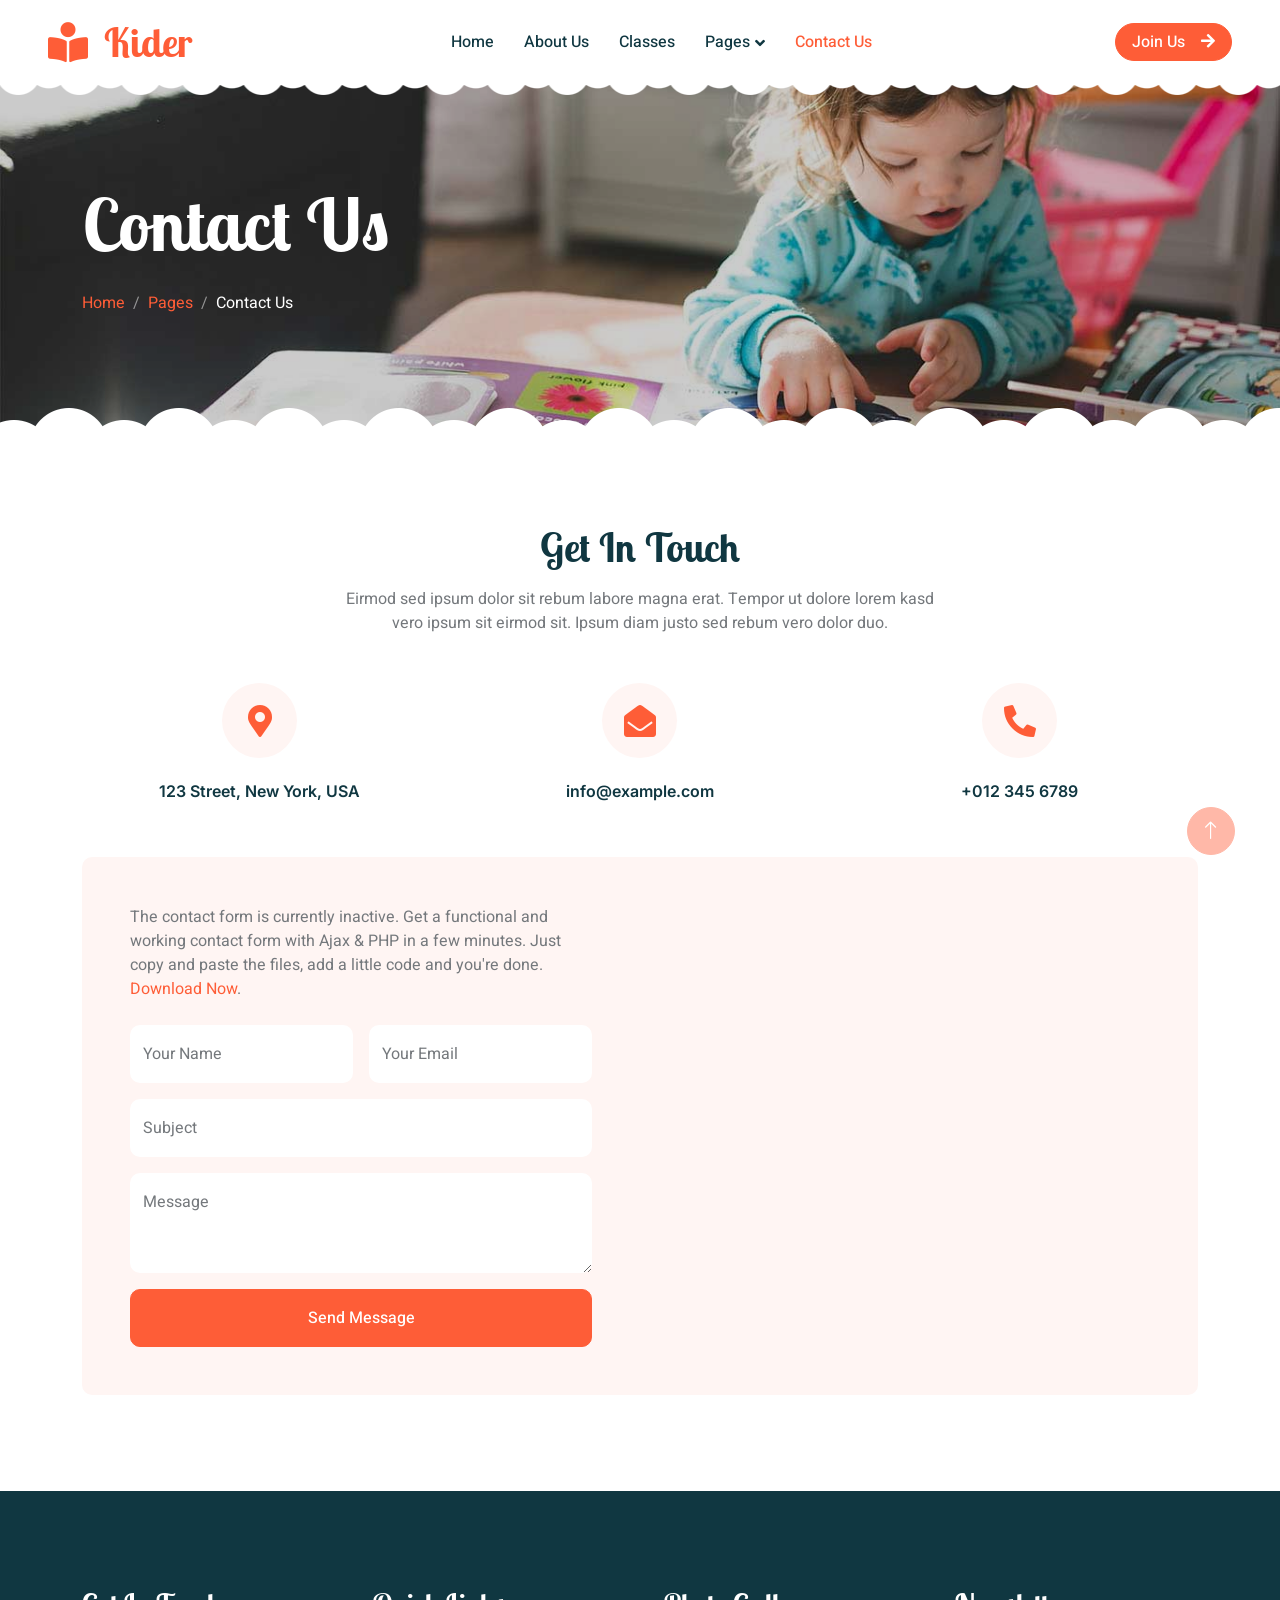
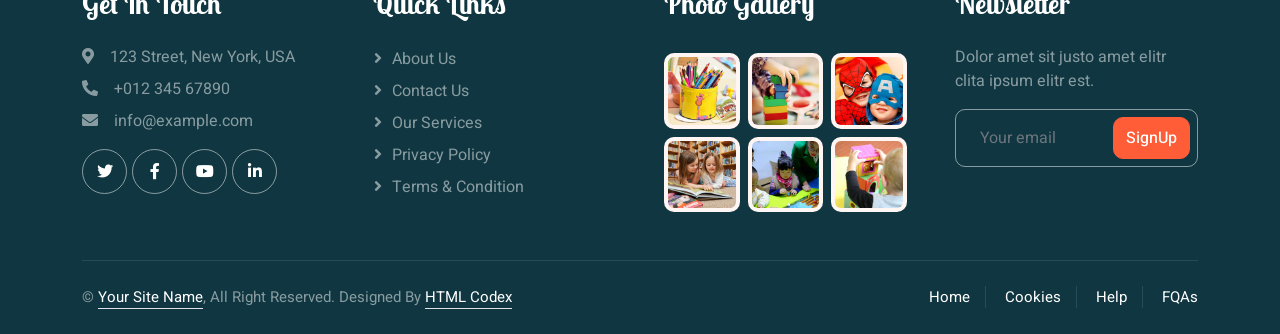
<file: kider-1.0.0/contact.html>
<!DOCTYPE html>
<html lang="en">

<head>
    <meta charset="utf-8">
    <title>Kider - Preschool Website Template</title>
    <meta content="width=device-width, initial-scale=1.0" name="viewport">
    <meta content="" name="keywords">
    <meta content="" name="description">

    <!-- Favicon -->
    <link href="img/favicon.ico" rel="icon">

    <!-- Google Web Fonts -->
    <link rel="preconnect" href="https://fonts.googleapis.com">
    <link rel="preconnect" href="https://fonts.gstatic.com" crossorigin>
    <link href="https://fonts.googleapis.com/css2?family=Heebo:wght@400;500;600&family=Inter:wght@600&family=Lobster+Two:wght@700&display=swap" rel="stylesheet">
    
    <!-- Icon Font Stylesheet -->
    <link href="https://cdnjs.cloudflare.com/ajax/libs/font-awesome/5.10.0/css/all.min.css" rel="stylesheet">
    <link href="https://cdn.jsdelivr.net/npm/bootstrap-icons@1.4.1/font/bootstrap-icons.css" rel="stylesheet">

    <!-- Libraries Stylesheet -->
    <link href="lib/animate/animate.min.css" rel="stylesheet">
    <link href="lib/owlcarousel/assets/owl.carousel.min.css" rel="stylesheet">

    <!-- Customized Bootstrap Stylesheet -->
    <link href="css/bootstrap.min.css" rel="stylesheet">

    <!-- Template Stylesheet -->
    <link href="css/style.css" rel="stylesheet">
</head>

<body>
    <div class="container-xxl bg-white p-0">
        <!-- Spinner Start -->
        <div id="spinner" class="show bg-white position-fixed translate-middle w-100 vh-100 top-50 start-50 d-flex align-items-center justify-content-center">
            <div class="spinner-border text-primary" style="width: 3rem; height: 3rem;" role="status">
                <span class="sr-only">Loading...</span>
            </div>
        </div>
        <!-- Spinner End -->


        <!-- Navbar Start -->
        <nav class="navbar navbar-expand-lg bg-white navbar-light sticky-top px-4 px-lg-5 py-lg-0">
            <a href="index.html" class="navbar-brand">
                <h1 class="m-0 text-primary"><i class="fa fa-book-reader me-3"></i>Kider</h1>
            </a>
            <button type="button" class="navbar-toggler" data-bs-toggle="collapse" data-bs-target="#navbarCollapse">
                <span class="navbar-toggler-icon"></span>
            </button>
            <div class="collapse navbar-collapse" id="navbarCollapse">
                <div class="navbar-nav mx-auto">
                    <a href="index.html" class="nav-item nav-link">Home</a>
                    <a href="about.html" class="nav-item nav-link">About Us</a>
                    <a href="classes.html" class="nav-item nav-link">Classes</a>
                    <div class="nav-item dropdown">
                        <a href="#" class="nav-link dropdown-toggle" data-bs-toggle="dropdown">Pages</a>
                        <div class="dropdown-menu rounded-0 rounded-bottom border-0 m-0">
                            <a href="facility.html" class="dropdown-item">School Facilities</a>
                            <a href="team.html" class="dropdown-item">Popular Teachers</a>
                            <a href="call-to-action.html" class="dropdown-item">Become A Teachers</a>
                            <a href="appointment.html" class="dropdown-item">Make Appointment</a>
                            <a href="testimonial.html" class="dropdown-item">Testimonial</a>
                            <a href="404.html" class="dropdown-item">404 Error</a>
                        </div>
                    </div>
                    <a href="contact.html" class="nav-item nav-link active">Contact Us</a>
                </div>
                <a href="" class="btn btn-primary rounded-pill px-3 d-none d-lg-block">Join Us<i class="fa fa-arrow-right ms-3"></i></a>
            </div>
        </nav>
        <!-- Navbar End -->


        <!-- Page Header End -->
        <div class="container-xxl py-5 page-header position-relative mb-5">
            <div class="container py-5">
                <h1 class="display-2 text-white animated slideInDown mb-4">Contact Us</h1>
                <nav aria-label="breadcrumb animated slideInDown">
                    <ol class="breadcrumb">
                        <li class="breadcrumb-item"><a href="#">Home</a></li>
                        <li class="breadcrumb-item"><a href="#">Pages</a></li>
                        <li class="breadcrumb-item text-white active" aria-current="page">Contact Us</li>
                    </ol>
                </nav>
            </div>
        </div>
        <!-- Page Header End -->


        <!-- Contact Start -->
        <div class="container-xxl py-5">
            <div class="container">
                <div class="text-center mx-auto mb-5 wow fadeInUp" data-wow-delay="0.1s" style="max-width: 600px;">
                    <h1 class="mb-3">Get In Touch</h1>
                    <p>Eirmod sed ipsum dolor sit rebum labore magna erat. Tempor ut dolore lorem kasd vero ipsum sit
                        eirmod sit. Ipsum diam justo sed rebum vero dolor duo.</p>
                </div>
                <div class="row g-4 mb-5">
                    <div class="col-md-6 col-lg-4 text-center wow fadeInUp" data-wow-delay="0.1s">
                        <div class="bg-light rounded-circle d-inline-flex align-items-center justify-content-center mb-4" style="width: 75px; height: 75px;">
                            <i class="fa fa-map-marker-alt fa-2x text-primary"></i>
                        </div>
                        <h6>123 Street, New York, USA</h6>
                    </div>
                    <div class="col-md-6 col-lg-4 text-center wow fadeInUp" data-wow-delay="0.3s">
                        <div class="bg-light rounded-circle d-inline-flex align-items-center justify-content-center mb-4" style="width: 75px; height: 75px;">
                            <i class="fa fa-envelope-open fa-2x text-primary"></i>
                        </div>
                        <h6>info@example.com</h6>
                    </div>
                    <div class="col-md-6 col-lg-4 text-center wow fadeInUp" data-wow-delay="0.5s">
                        <div class="bg-light rounded-circle d-inline-flex align-items-center justify-content-center mb-4" style="width: 75px; height: 75px;">
                            <i class="fa fa-phone-alt fa-2x text-primary"></i>
                        </div>
                        <h6>+012 345 6789</h6>
                    </div>
                </div>
                <div class="bg-light rounded">
                    <div class="row g-0">
                        <div class="col-lg-6 wow fadeIn" data-wow-delay="0.1s">
                            <div class="h-100 d-flex flex-column justify-content-center p-5">
                                <p class="mb-4">The contact form is currently inactive. Get a functional and working contact form with Ajax & PHP in a few minutes. Just copy and paste the files, add a little code and you're done. <a href="https://htmlcodex.com/contact-form">Download Now</a>.</p>
                                <form>
                                    <div class="row g-3">
                                        <div class="col-sm-6">
                                            <div class="form-floating">
                                                <input type="text" class="form-control border-0" id="name" placeholder="Your Name">
                                                <label for="name">Your Name</label>
                                            </div>
                                        </div>
                                        <div class="col-sm-6">
                                            <div class="form-floating">
                                                <input type="email" class="form-control border-0" id="email" placeholder="Your Email">
                                                <label for="email">Your Email</label>
                                            </div>
                                        </div>
                                        <div class="col-12">
                                            <div class="form-floating">
                                                <input type="text" class="form-control border-0" id="subject" placeholder="Subject">
                                                <label for="subject">Subject</label>
                                            </div>
                                        </div>
                                        <div class="col-12">
                                            <div class="form-floating">
                                                <textarea class="form-control border-0" placeholder="Leave a message here" id="message" style="height: 100px"></textarea>
                                                <label for="message">Message</label>
                                            </div>
                                        </div>
                                        <div class="col-12">
                                            <button class="btn btn-primary w-100 py-3" type="submit">Send Message</button>
                                        </div>
                                    </div>
                                </form>
                            </div>
                        </div>
                        <div class="col-lg-6 wow fadeIn" data-wow-delay="0.5s" style="min-height: 400px;">
                            <div class="position-relative h-100">
                                <iframe class="position-relative rounded w-100 h-100"
                                src="https://www.google.com/maps/embed?pb=!1m18!1m12!1m3!1d3001156.4288297426!2d-78.01371936852176!3d42.72876761954724!2m3!1f0!2f0!3f0!3m2!1i1024!2i768!4f13.1!3m3!1m2!1s0x4ccc4bf0f123a5a9%3A0xddcfc6c1de189567!2sNew%20York%2C%20USA!5e0!3m2!1sen!2sbd!4v1603794290143!5m2!1sen!2sbd"
                                frameborder="0" style="min-height: 400px; border:0;" allowfullscreen="" aria-hidden="false"
                                tabindex="0"></iframe>
                            </div>
                        </div>
                    </div>
                </div>
            </div>
        </div>
        <!-- Contact End -->


        <!-- Footer Start -->
        <div class="container-fluid bg-dark text-white-50 footer pt-5 mt-5 wow fadeIn" data-wow-delay="0.1s">
            <div class="container py-5">
                <div class="row g-5">
                    <div class="col-lg-3 col-md-6">
                        <h3 class="text-white mb-4">Get In Touch</h3>
                        <p class="mb-2"><i class="fa fa-map-marker-alt me-3"></i>123 Street, New York, USA</p>
                        <p class="mb-2"><i class="fa fa-phone-alt me-3"></i>+012 345 67890</p>
                        <p class="mb-2"><i class="fa fa-envelope me-3"></i>info@example.com</p>
                        <div class="d-flex pt-2">
                            <a class="btn btn-outline-light btn-social" href=""><i class="fab fa-twitter"></i></a>
                            <a class="btn btn-outline-light btn-social" href=""><i class="fab fa-facebook-f"></i></a>
                            <a class="btn btn-outline-light btn-social" href=""><i class="fab fa-youtube"></i></a>
                            <a class="btn btn-outline-light btn-social" href=""><i class="fab fa-linkedin-in"></i></a>
                        </div>
                    </div>
                    <div class="col-lg-3 col-md-6">
                        <h3 class="text-white mb-4">Quick Links</h3>
                        <a class="btn btn-link text-white-50" href="">About Us</a>
                        <a class="btn btn-link text-white-50" href="">Contact Us</a>
                        <a class="btn btn-link text-white-50" href="">Our Services</a>
                        <a class="btn btn-link text-white-50" href="">Privacy Policy</a>
                        <a class="btn btn-link text-white-50" href="">Terms & Condition</a>
                    </div>
                    <div class="col-lg-3 col-md-6">
                        <h3 class="text-white mb-4">Photo Gallery</h3>
                        <div class="row g-2 pt-2">
                            <div class="col-4">
                                <img class="img-fluid rounded bg-light p-1" src="img/classes-1.jpg" alt="">
                            </div>
                            <div class="col-4">
                                <img class="img-fluid rounded bg-light p-1" src="img/classes-2.jpg" alt="">
                            </div>
                            <div class="col-4">
                                <img class="img-fluid rounded bg-light p-1" src="img/classes-3.jpg" alt="">
                            </div>
                            <div class="col-4">
                                <img class="img-fluid rounded bg-light p-1" src="img/classes-4.jpg" alt="">
                            </div>
                            <div class="col-4">
                                <img class="img-fluid rounded bg-light p-1" src="img/classes-5.jpg" alt="">
                            </div>
                            <div class="col-4">
                                <img class="img-fluid rounded bg-light p-1" src="img/classes-6.jpg" alt="">
                            </div>
                        </div>
                    </div>
                    <div class="col-lg-3 col-md-6">
                        <h3 class="text-white mb-4">Newsletter</h3>
                        <p>Dolor amet sit justo amet elitr clita ipsum elitr est.</p>
                        <div class="position-relative mx-auto" style="max-width: 400px;">
                            <input class="form-control bg-transparent w-100 py-3 ps-4 pe-5" type="text" placeholder="Your email">
                            <button type="button" class="btn btn-primary py-2 position-absolute top-0 end-0 mt-2 me-2">SignUp</button>
                        </div>
                    </div>
                </div>
            </div>
            <div class="container">
                <div class="copyright">
                    <div class="row">
                        <div class="col-md-6 text-center text-md-start mb-3 mb-md-0">
                            &copy; <a class="border-bottom" href="#">Your Site Name</a>, All Right Reserved. 
							
							<!--/*** This template is free as long as you keep the footer author’s credit link/attribution link/backlink. If you'd like to use the template without the footer author’s credit link/attribution link/backlink, you can purchase the Credit Removal License from "https://htmlcodex.com/credit-removal". Thank you for your support. ***/-->
							Designed By <a class="border-bottom" href="https://htmlcodex.com">HTML Codex</a>
                        </div>
                        <div class="col-md-6 text-center text-md-end">
                            <div class="footer-menu">
                                <a href="">Home</a>
                                <a href="">Cookies</a>
                                <a href="">Help</a>
                                <a href="">FQAs</a>
                            </div>
                        </div>
                    </div>
                </div>
            </div>
        </div>
        <!-- Footer End -->


        <!-- Back to Top -->
        <a href="#" class="btn btn-lg btn-primary btn-lg-square back-to-top"><i class="bi bi-arrow-up"></i></a>
    </div>

    <!-- JavaScript Libraries -->
    <script src="https://code.jquery.com/jquery-3.4.1.min.js"></script>
    <script src="https://cdn.jsdelivr.net/npm/bootstrap@5.0.0/dist/js/bootstrap.bundle.min.js"></script>
    <script src="lib/wow/wow.min.js"></script>
    <script src="lib/easing/easing.min.js"></script>
    <script src="lib/waypoints/waypoints.min.js"></script>
    <script src="lib/owlcarousel/owl.carousel.min.js"></script>

    <!-- Template Javascript -->
    <script src="js/main.js"></script>
</body>

</html>
</file>
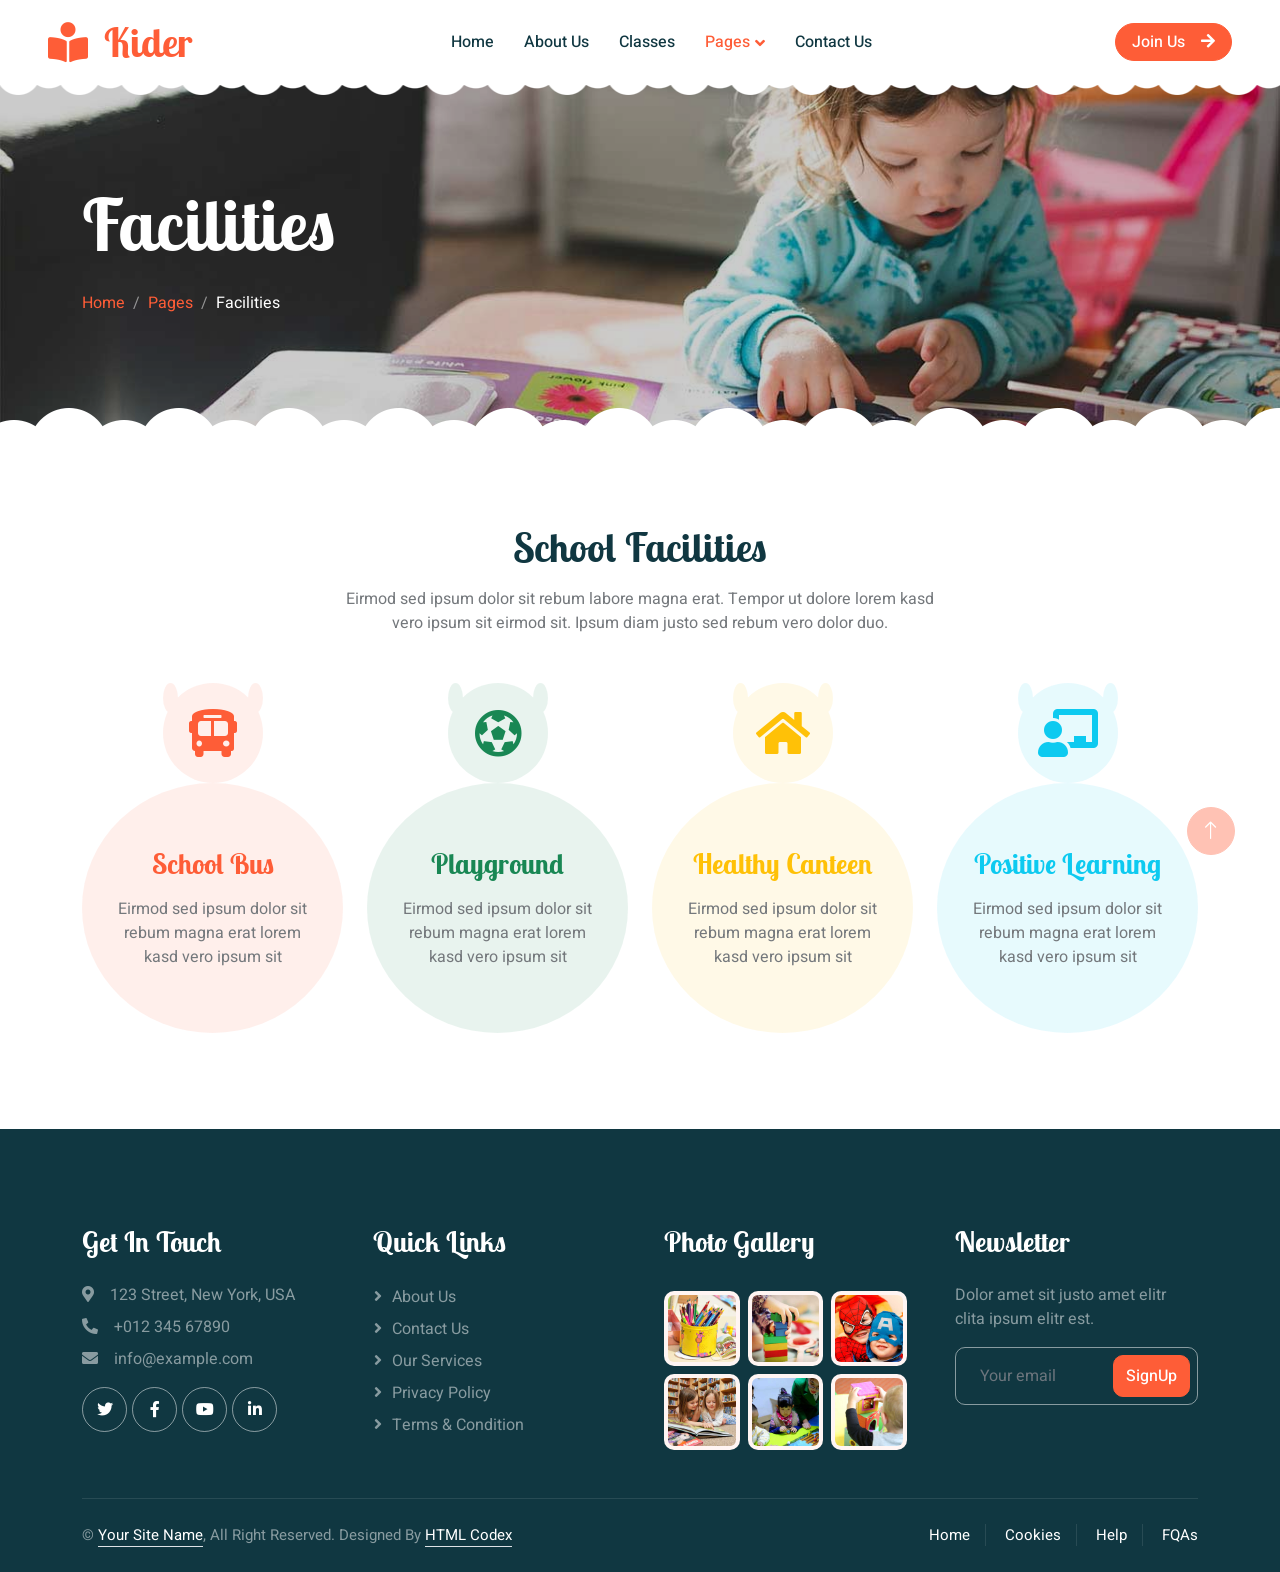
<file: kider-1.0.0/facility.html>
<!DOCTYPE html>
<html lang="en">

<head>
    <meta charset="utf-8">
    <title>Kider - Preschool Website Template</title>
    <meta content="width=device-width, initial-scale=1.0" name="viewport">
    <meta content="" name="keywords">
    <meta content="" name="description">

    <!-- Favicon -->
    <link href="img/favicon.ico" rel="icon">

    <!-- Google Web Fonts -->
    <link rel="preconnect" href="https://fonts.googleapis.com">
    <link rel="preconnect" href="https://fonts.gstatic.com" crossorigin>
    <link href="https://fonts.googleapis.com/css2?family=Heebo:wght@400;500;600&family=Inter:wght@600&family=Lobster+Two:wght@700&display=swap" rel="stylesheet">
    
    <!-- Icon Font Stylesheet -->
    <link href="https://cdnjs.cloudflare.com/ajax/libs/font-awesome/5.10.0/css/all.min.css" rel="stylesheet">
    <link href="https://cdn.jsdelivr.net/npm/bootstrap-icons@1.4.1/font/bootstrap-icons.css" rel="stylesheet">

    <!-- Libraries Stylesheet -->
    <link href="lib/animate/animate.min.css" rel="stylesheet">
    <link href="lib/owlcarousel/assets/owl.carousel.min.css" rel="stylesheet">

    <!-- Customized Bootstrap Stylesheet -->
    <link href="css/bootstrap.min.css" rel="stylesheet">

    <!-- Template Stylesheet -->
    <link href="css/style.css" rel="stylesheet">
</head>

<body>
    <div class="container-xxl bg-white p-0">
        <!-- Spinner Start -->
        <div id="spinner" class="show bg-white position-fixed translate-middle w-100 vh-100 top-50 start-50 d-flex align-items-center justify-content-center">
            <div class="spinner-border text-primary" style="width: 3rem; height: 3rem;" role="status">
                <span class="sr-only">Loading...</span>
            </div>
        </div>
        <!-- Spinner End -->


        <!-- Navbar Start -->
        <nav class="navbar navbar-expand-lg bg-white navbar-light sticky-top px-4 px-lg-5 py-lg-0">
            <a href="index.html" class="navbar-brand">
                <h1 class="m-0 text-primary"><i class="fa fa-book-reader me-3"></i>Kider</h1>
            </a>
            <button type="button" class="navbar-toggler" data-bs-toggle="collapse" data-bs-target="#navbarCollapse">
                <span class="navbar-toggler-icon"></span>
            </button>
            <div class="collapse navbar-collapse" id="navbarCollapse">
                <div class="navbar-nav mx-auto">
                    <a href="index.html" class="nav-item nav-link">Home</a>
                    <a href="about.html" class="nav-item nav-link">About Us</a>
                    <a href="classes.html" class="nav-item nav-link">Classes</a>
                    <div class="nav-item dropdown">
                        <a href="#" class="nav-link dropdown-toggle active" data-bs-toggle="dropdown">Pages</a>
                        <div class="dropdown-menu rounded-0 rounded-bottom border-0 shadow-sm m-0">
                            <a href="facility.html" class="dropdown-item active">School Facilities</a>
                            <a href="team.html" class="dropdown-item">Popular Teachers</a>
                            <a href="call-to-action.html" class="dropdown-item">Become A Teachers</a>
                            <a href="appointment.html" class="dropdown-item">Make Appointment</a>
                            <a href="testimonial.html" class="dropdown-item">Testimonial</a>
                            <a href="404.html" class="dropdown-item">404 Error</a>
                        </div>
                    </div>
                    <a href="contact.html" class="nav-item nav-link">Contact Us</a>
                </div>
                <a href="" class="btn btn-primary rounded-pill px-3 d-none d-lg-block">Join Us<i class="fa fa-arrow-right ms-3"></i></a>
            </div>
        </nav>
        <!-- Navbar End -->


        <!-- Page Header End -->
        <div class="container-xxl py-5 page-header position-relative mb-5">
            <div class="container py-5">
                <h1 class="display-2 text-white animated slideInDown mb-4">Facilities</h1>
                <nav aria-label="breadcrumb animated slideInDown">
                    <ol class="breadcrumb">
                        <li class="breadcrumb-item"><a href="#">Home</a></li>
                        <li class="breadcrumb-item"><a href="#">Pages</a></li>
                        <li class="breadcrumb-item text-white active" aria-current="page">Facilities</li>
                    </ol>
                </nav>
            </div>
        </div>
        <!-- Page Header End -->


        <!-- Facilities Start -->
        <div class="container-xxl py-5">
            <div class="container">
                <div class="text-center mx-auto mb-5 wow fadeInUp" data-wow-delay="0.1s" style="max-width: 600px;">
                    <h1 class="mb-3">School Facilities</h1>
                    <p>Eirmod sed ipsum dolor sit rebum labore magna erat. Tempor ut dolore lorem kasd vero ipsum sit eirmod sit. Ipsum diam justo sed rebum vero dolor duo.</p>
                </div>
                <div class="row g-4">
                    <div class="col-lg-3 col-sm-6 wow fadeInUp" data-wow-delay="0.1s">
                        <div class="facility-item">
                            <div class="facility-icon bg-primary">
                                <span class="bg-primary"></span>
                                <i class="fa fa-bus-alt fa-3x text-primary"></i>
                                <span class="bg-primary"></span>
                            </div>
                            <div class="facility-text bg-primary">
                                <h3 class="text-primary mb-3">School Bus</h3>
                                <p class="mb-0">Eirmod sed ipsum dolor sit rebum magna erat lorem kasd vero ipsum sit</p>
                            </div>
                        </div>
                    </div>
                    <div class="col-lg-3 col-sm-6 wow fadeInUp" data-wow-delay="0.3s">
                        <div class="facility-item">
                            <div class="facility-icon bg-success">
                                <span class="bg-success"></span>
                                <i class="fa fa-futbol fa-3x text-success"></i>
                                <span class="bg-success"></span>
                            </div>
                            <div class="facility-text bg-success">
                                <h3 class="text-success mb-3">Playground</h3>
                                <p class="mb-0">Eirmod sed ipsum dolor sit rebum magna erat lorem kasd vero ipsum sit</p>
                            </div>
                        </div>
                    </div>
                    <div class="col-lg-3 col-sm-6 wow fadeInUp" data-wow-delay="0.5s">
                        <div class="facility-item">
                            <div class="facility-icon bg-warning">
                                <span class="bg-warning"></span>
                                <i class="fa fa-home fa-3x text-warning"></i>
                                <span class="bg-warning"></span>
                            </div>
                            <div class="facility-text bg-warning">
                                <h3 class="text-warning mb-3">Healthy Canteen</h3>
                                <p class="mb-0">Eirmod sed ipsum dolor sit rebum magna erat lorem kasd vero ipsum sit</p>
                            </div>
                        </div>
                    </div>
                    <div class="col-lg-3 col-sm-6 wow fadeInUp" data-wow-delay="0.7s">
                        <div class="facility-item">
                            <div class="facility-icon bg-info">
                                <span class="bg-info"></span>
                                <i class="fa fa-chalkboard-teacher fa-3x text-info"></i>
                                <span class="bg-info"></span>
                            </div>
                            <div class="facility-text bg-info">
                                <h3 class="text-info mb-3">Positive Learning</h3>
                                <p class="mb-0">Eirmod sed ipsum dolor sit rebum magna erat lorem kasd vero ipsum sit</p>
                            </div>
                        </div>
                    </div>
                </div>
            </div>
        </div>
        <!-- Facilities End -->


        <!-- Footer Start -->
        <div class="container-fluid bg-dark text-white-50 footer pt-5 mt-5 wow fadeIn" data-wow-delay="0.1s">
            <div class="container py-5">
                <div class="row g-5">
                    <div class="col-lg-3 col-md-6">
                        <h3 class="text-white mb-4">Get In Touch</h3>
                        <p class="mb-2"><i class="fa fa-map-marker-alt me-3"></i>123 Street, New York, USA</p>
                        <p class="mb-2"><i class="fa fa-phone-alt me-3"></i>+012 345 67890</p>
                        <p class="mb-2"><i class="fa fa-envelope me-3"></i>info@example.com</p>
                        <div class="d-flex pt-2">
                            <a class="btn btn-outline-light btn-social" href=""><i class="fab fa-twitter"></i></a>
                            <a class="btn btn-outline-light btn-social" href=""><i class="fab fa-facebook-f"></i></a>
                            <a class="btn btn-outline-light btn-social" href=""><i class="fab fa-youtube"></i></a>
                            <a class="btn btn-outline-light btn-social" href=""><i class="fab fa-linkedin-in"></i></a>
                        </div>
                    </div>
                    <div class="col-lg-3 col-md-6">
                        <h3 class="text-white mb-4">Quick Links</h3>
                        <a class="btn btn-link text-white-50" href="">About Us</a>
                        <a class="btn btn-link text-white-50" href="">Contact Us</a>
                        <a class="btn btn-link text-white-50" href="">Our Services</a>
                        <a class="btn btn-link text-white-50" href="">Privacy Policy</a>
                        <a class="btn btn-link text-white-50" href="">Terms & Condition</a>
                    </div>
                    <div class="col-lg-3 col-md-6">
                        <h3 class="text-white mb-4">Photo Gallery</h3>
                        <div class="row g-2 pt-2">
                            <div class="col-4">
                                <img class="img-fluid rounded bg-light p-1" src="img/classes-1.jpg" alt="">
                            </div>
                            <div class="col-4">
                                <img class="img-fluid rounded bg-light p-1" src="img/classes-2.jpg" alt="">
                            </div>
                            <div class="col-4">
                                <img class="img-fluid rounded bg-light p-1" src="img/classes-3.jpg" alt="">
                            </div>
                            <div class="col-4">
                                <img class="img-fluid rounded bg-light p-1" src="img/classes-4.jpg" alt="">
                            </div>
                            <div class="col-4">
                                <img class="img-fluid rounded bg-light p-1" src="img/classes-5.jpg" alt="">
                            </div>
                            <div class="col-4">
                                <img class="img-fluid rounded bg-light p-1" src="img/classes-6.jpg" alt="">
                            </div>
                        </div>
                    </div>
                    <div class="col-lg-3 col-md-6">
                        <h3 class="text-white mb-4">Newsletter</h3>
                        <p>Dolor amet sit justo amet elitr clita ipsum elitr est.</p>
                        <div class="position-relative mx-auto" style="max-width: 400px;">
                            <input class="form-control bg-transparent w-100 py-3 ps-4 pe-5" type="text" placeholder="Your email">
                            <button type="button" class="btn btn-primary py-2 position-absolute top-0 end-0 mt-2 me-2">SignUp</button>
                        </div>
                    </div>
                </div>
            </div>
            <div class="container">
                <div class="copyright">
                    <div class="row">
                        <div class="col-md-6 text-center text-md-start mb-3 mb-md-0">
                            &copy; <a class="border-bottom" href="#">Your Site Name</a>, All Right Reserved. 
							
							<!--/*** This template is free as long as you keep the footer author’s credit link/attribution link/backlink. If you'd like to use the template without the footer author’s credit link/attribution link/backlink, you can purchase the Credit Removal License from "https://htmlcodex.com/credit-removal". Thank you for your support. ***/-->
							Designed By <a class="border-bottom" href="https://htmlcodex.com">HTML Codex</a>
                        </div>
                        <div class="col-md-6 text-center text-md-end">
                            <div class="footer-menu">
                                <a href="">Home</a>
                                <a href="">Cookies</a>
                                <a href="">Help</a>
                                <a href="">FQAs</a>
                            </div>
                        </div>
                    </div>
                </div>
            </div>
        </div>
        <!-- Footer End -->


        <!-- Back to Top -->
        <a href="#" class="btn btn-lg btn-primary btn-lg-square back-to-top"><i class="bi bi-arrow-up"></i></a>
    </div>

    <!-- JavaScript Libraries -->
    <script src="https://code.jquery.com/jquery-3.4.1.min.js"></script>
    <script src="https://cdn.jsdelivr.net/npm/bootstrap@5.0.0/dist/js/bootstrap.bundle.min.js"></script>
    <script src="lib/wow/wow.min.js"></script>
    <script src="lib/easing/easing.min.js"></script>
    <script src="lib/waypoints/waypoints.min.js"></script>
    <script src="lib/owlcarousel/owl.carousel.min.js"></script>

    <!-- Template Javascript -->
    <script src="js/main.js"></script>
</body>

</html>
</file>
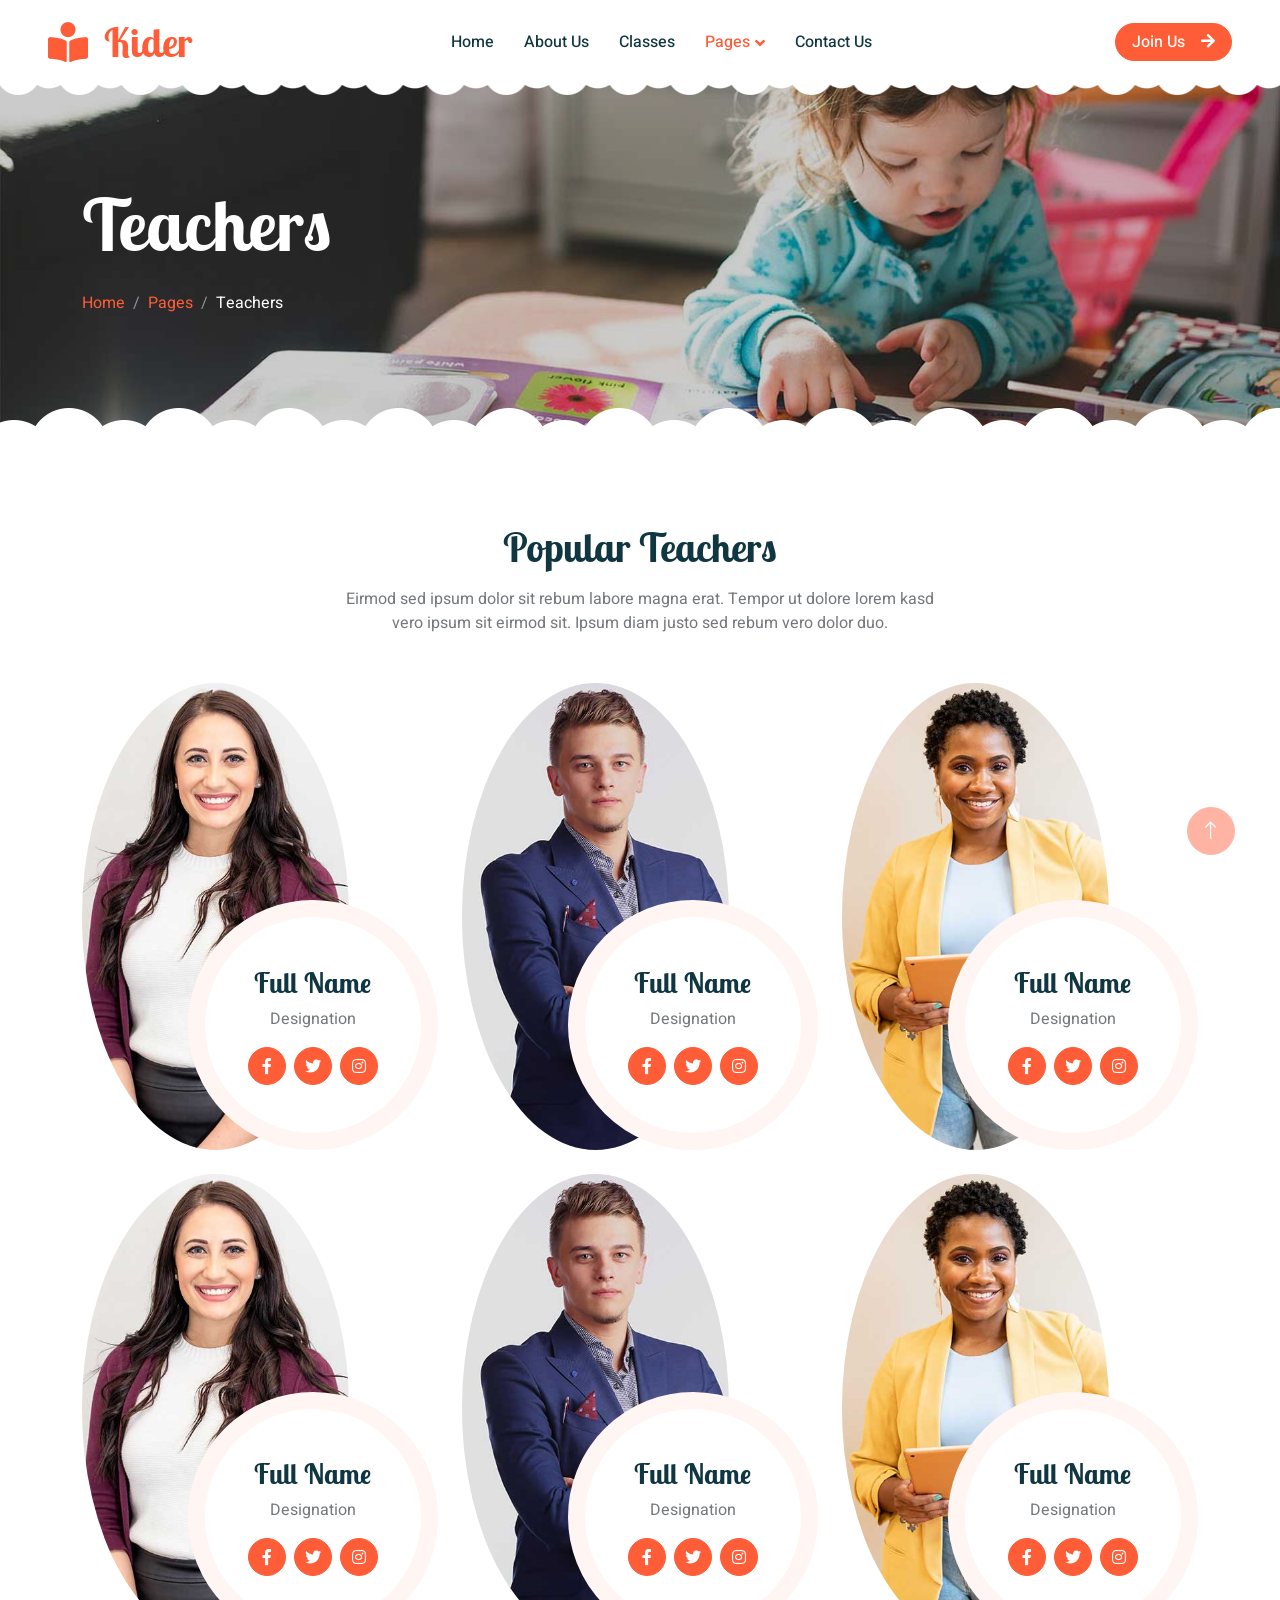
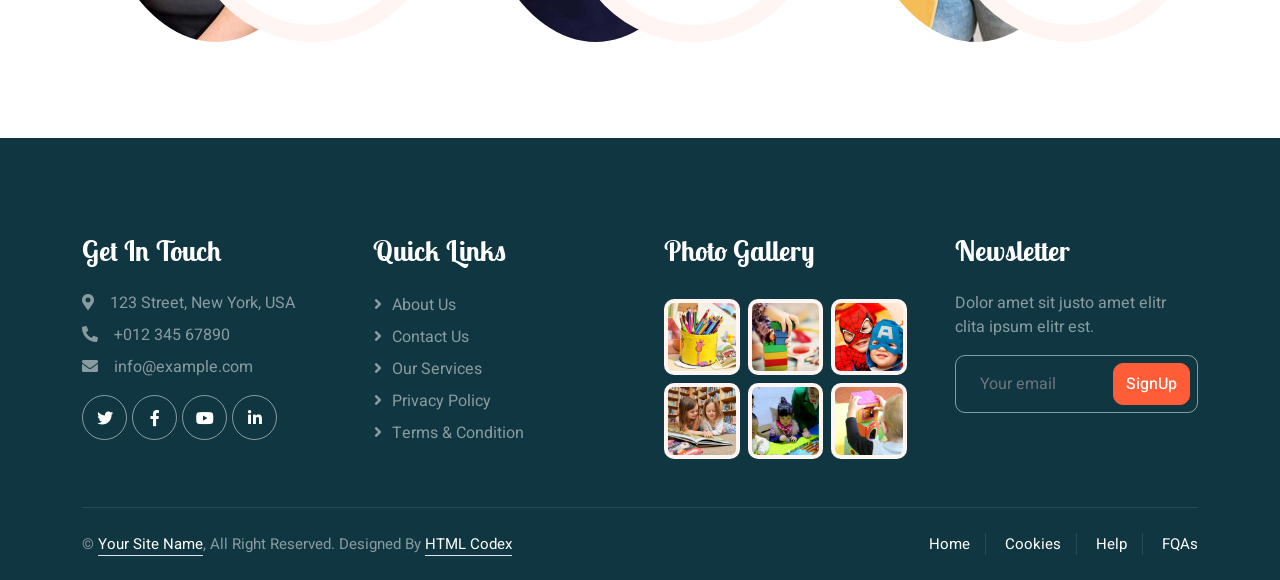
<file: kider-1.0.0/team.html>
<!DOCTYPE html>
<html lang="en">

<head>
    <meta charset="utf-8">
    <title>Kider - Preschool Website Template</title>
    <meta content="width=device-width, initial-scale=1.0" name="viewport">
    <meta content="" name="keywords">
    <meta content="" name="description">

    <!-- Favicon -->
    <link href="img/favicon.ico" rel="icon">

    <!-- Google Web Fonts -->
    <link rel="preconnect" href="https://fonts.googleapis.com">
    <link rel="preconnect" href="https://fonts.gstatic.com" crossorigin>
    <link href="https://fonts.googleapis.com/css2?family=Heebo:wght@400;500;600&family=Inter:wght@600&family=Lobster+Two:wght@700&display=swap" rel="stylesheet">
    
    <!-- Icon Font Stylesheet -->
    <link href="https://cdnjs.cloudflare.com/ajax/libs/font-awesome/5.10.0/css/all.min.css" rel="stylesheet">
    <link href="https://cdn.jsdelivr.net/npm/bootstrap-icons@1.4.1/font/bootstrap-icons.css" rel="stylesheet">

    <!-- Libraries Stylesheet -->
    <link href="lib/animate/animate.min.css" rel="stylesheet">
    <link href="lib/owlcarousel/assets/owl.carousel.min.css" rel="stylesheet">

    <!-- Customized Bootstrap Stylesheet -->
    <link href="css/bootstrap.min.css" rel="stylesheet">

    <!-- Template Stylesheet -->
    <link href="css/style.css" rel="stylesheet">
</head>

<body>
    <div class="container-xxl bg-white p-0">
        <!-- Spinner Start -->
        <div id="spinner" class="show bg-white position-fixed translate-middle w-100 vh-100 top-50 start-50 d-flex align-items-center justify-content-center">
            <div class="spinner-border text-primary" style="width: 3rem; height: 3rem;" role="status">
                <span class="sr-only">Loading...</span>
            </div>
        </div>
        <!-- Spinner End -->


        <!-- Navbar Start -->
        <nav class="navbar navbar-expand-lg bg-white navbar-light sticky-top px-4 px-lg-5 py-lg-0">
            <a href="index.html" class="navbar-brand">
                <h1 class="m-0 text-primary"><i class="fa fa-book-reader me-3"></i>Kider</h1>
            </a>
            <button type="button" class="navbar-toggler" data-bs-toggle="collapse" data-bs-target="#navbarCollapse">
                <span class="navbar-toggler-icon"></span>
            </button>
            <div class="collapse navbar-collapse" id="navbarCollapse">
                <div class="navbar-nav mx-auto">
                    <a href="index.html" class="nav-item nav-link">Home</a>
                    <a href="about.html" class="nav-item nav-link">About Us</a>
                    <a href="classes.html" class="nav-item nav-link">Classes</a>
                    <div class="nav-item dropdown">
                        <a href="#" class="nav-link dropdown-toggle active" data-bs-toggle="dropdown">Pages</a>
                        <div class="dropdown-menu rounded-0 rounded-bottom border-0 shadow-sm m-0">
                            <a href="facility.html" class="dropdown-item">School Facilities</a>
                            <a href="team.html" class="dropdown-item active">Popular Teachers</a>
                            <a href="call-to-action.html" class="dropdown-item">Become A Teachers</a>
                            <a href="appointment.html" class="dropdown-item">Make Appointment</a>
                            <a href="testimonial.html" class="dropdown-item">Testimonial</a>
                            <a href="404.html" class="dropdown-item">404 Error</a>
                        </div>
                    </div>
                    <a href="contact.html" class="nav-item nav-link">Contact Us</a>
                </div>
                <a href="" class="btn btn-primary rounded-pill px-3 d-none d-lg-block">Join Us<i class="fa fa-arrow-right ms-3"></i></a>
            </div>
        </nav>
        <!-- Navbar End -->


        <!-- Page Header End -->
        <div class="container-xxl py-5 page-header position-relative mb-5">
            <div class="container py-5">
                <h1 class="display-2 text-white animated slideInDown mb-4">Teachers</h1>
                <nav aria-label="breadcrumb animated slideInDown">
                    <ol class="breadcrumb">
                        <li class="breadcrumb-item"><a href="#">Home</a></li>
                        <li class="breadcrumb-item"><a href="#">Pages</a></li>
                        <li class="breadcrumb-item text-white active" aria-current="page">Teachers</li>
                    </ol>
                </nav>
            </div>
        </div>
        <!-- Page Header End -->


        <!-- Team Start -->
        <div class="container-xxl py-5">
            <div class="container">
                <div class="text-center mx-auto mb-5 wow fadeInUp" data-wow-delay="0.1s" style="max-width: 600px;">
                    <h1 class="mb-3">Popular Teachers</h1>
                    <p>Eirmod sed ipsum dolor sit rebum labore magna erat. Tempor ut dolore lorem kasd vero ipsum sit
                        eirmod sit. Ipsum diam justo sed rebum vero dolor duo.</p>
                </div>
                <div class="row g-4">
                    <div class="col-lg-4 col-md-6 wow fadeInUp" data-wow-delay="0.1s">
                        <div class="team-item position-relative">
                            <img class="img-fluid rounded-circle w-75" src="img/team-1.jpg" alt="">
                            <div class="team-text">
                                <h3>Full Name</h3>
                                <p>Designation</p>
                                <div class="d-flex align-items-center">
                                    <a class="btn btn-square btn-primary mx-1" href=""><i class="fab fa-facebook-f"></i></a>
                                    <a class="btn btn-square btn-primary  mx-1" href=""><i class="fab fa-twitter"></i></a>
                                    <a class="btn btn-square btn-primary  mx-1" href=""><i class="fab fa-instagram"></i></a>
                                </div>
                            </div>
                        </div>
                    </div>
                    <div class="col-lg-4 col-md-6 wow fadeInUp" data-wow-delay="0.3s">
                        <div class="team-item position-relative">
                            <img class="img-fluid rounded-circle w-75" src="img/team-2.jpg" alt="">
                            <div class="team-text">
                                <h3>Full Name</h3>
                                <p>Designation</p>
                                <div class="d-flex align-items-center">
                                    <a class="btn btn-square btn-primary mx-1" href=""><i class="fab fa-facebook-f"></i></a>
                                    <a class="btn btn-square btn-primary  mx-1" href=""><i class="fab fa-twitter"></i></a>
                                    <a class="btn btn-square btn-primary  mx-1" href=""><i class="fab fa-instagram"></i></a>
                                </div>
                            </div>
                        </div>
                    </div>
                    <div class="col-lg-4 col-md-6 wow fadeInUp" data-wow-delay="0.5s">
                        <div class="team-item position-relative">
                            <img class="img-fluid rounded-circle w-75" src="img/team-3.jpg" alt="">
                            <div class="team-text">
                                <h3>Full Name</h3>
                                <p>Designation</p>
                                <div class="d-flex align-items-center">
                                    <a class="btn btn-square btn-primary mx-1" href=""><i class="fab fa-facebook-f"></i></a>
                                    <a class="btn btn-square btn-primary  mx-1" href=""><i class="fab fa-twitter"></i></a>
                                    <a class="btn btn-square btn-primary  mx-1" href=""><i class="fab fa-instagram"></i></a>
                                </div>
                            </div>
                        </div>
                    </div>
                    <div class="col-lg-4 col-md-6 wow fadeInUp" data-wow-delay="0.1s">
                        <div class="team-item position-relative">
                            <img class="img-fluid rounded-circle w-75" src="img/team-1.jpg" alt="">
                            <div class="team-text">
                                <h3>Full Name</h3>
                                <p>Designation</p>
                                <div class="d-flex align-items-center">
                                    <a class="btn btn-square btn-primary mx-1" href=""><i class="fab fa-facebook-f"></i></a>
                                    <a class="btn btn-square btn-primary  mx-1" href=""><i class="fab fa-twitter"></i></a>
                                    <a class="btn btn-square btn-primary  mx-1" href=""><i class="fab fa-instagram"></i></a>
                                </div>
                            </div>
                        </div>
                    </div>
                    <div class="col-lg-4 col-md-6 wow fadeInUp" data-wow-delay="0.3s">
                        <div class="team-item position-relative">
                            <img class="img-fluid rounded-circle w-75" src="img/team-2.jpg" alt="">
                            <div class="team-text">
                                <h3>Full Name</h3>
                                <p>Designation</p>
                                <div class="d-flex align-items-center">
                                    <a class="btn btn-square btn-primary mx-1" href=""><i class="fab fa-facebook-f"></i></a>
                                    <a class="btn btn-square btn-primary  mx-1" href=""><i class="fab fa-twitter"></i></a>
                                    <a class="btn btn-square btn-primary  mx-1" href=""><i class="fab fa-instagram"></i></a>
                                </div>
                            </div>
                        </div>
                    </div>
                    <div class="col-lg-4 col-md-6 wow fadeInUp" data-wow-delay="0.5s">
                        <div class="team-item position-relative">
                            <img class="img-fluid rounded-circle w-75" src="img/team-3.jpg" alt="">
                            <div class="team-text">
                                <h3>Full Name</h3>
                                <p>Designation</p>
                                <div class="d-flex align-items-center">
                                    <a class="btn btn-square btn-primary mx-1" href=""><i class="fab fa-facebook-f"></i></a>
                                    <a class="btn btn-square btn-primary  mx-1" href=""><i class="fab fa-twitter"></i></a>
                                    <a class="btn btn-square btn-primary  mx-1" href=""><i class="fab fa-instagram"></i></a>
                                </div>
                            </div>
                        </div>
                    </div>
                </div>
            </div>
        </div>
        <!-- Team End -->


        <!-- Footer Start -->
        <div class="container-fluid bg-dark text-white-50 footer pt-5 mt-5 wow fadeIn" data-wow-delay="0.1s">
            <div class="container py-5">
                <div class="row g-5">
                    <div class="col-lg-3 col-md-6">
                        <h3 class="text-white mb-4">Get In Touch</h3>
                        <p class="mb-2"><i class="fa fa-map-marker-alt me-3"></i>123 Street, New York, USA</p>
                        <p class="mb-2"><i class="fa fa-phone-alt me-3"></i>+012 345 67890</p>
                        <p class="mb-2"><i class="fa fa-envelope me-3"></i>info@example.com</p>
                        <div class="d-flex pt-2">
                            <a class="btn btn-outline-light btn-social" href=""><i class="fab fa-twitter"></i></a>
                            <a class="btn btn-outline-light btn-social" href=""><i class="fab fa-facebook-f"></i></a>
                            <a class="btn btn-outline-light btn-social" href=""><i class="fab fa-youtube"></i></a>
                            <a class="btn btn-outline-light btn-social" href=""><i class="fab fa-linkedin-in"></i></a>
                        </div>
                    </div>
                    <div class="col-lg-3 col-md-6">
                        <h3 class="text-white mb-4">Quick Links</h3>
                        <a class="btn btn-link text-white-50" href="">About Us</a>
                        <a class="btn btn-link text-white-50" href="">Contact Us</a>
                        <a class="btn btn-link text-white-50" href="">Our Services</a>
                        <a class="btn btn-link text-white-50" href="">Privacy Policy</a>
                        <a class="btn btn-link text-white-50" href="">Terms & Condition</a>
                    </div>
                    <div class="col-lg-3 col-md-6">
                        <h3 class="text-white mb-4">Photo Gallery</h3>
                        <div class="row g-2 pt-2">
                            <div class="col-4">
                                <img class="img-fluid rounded bg-light p-1" src="img/classes-1.jpg" alt="">
                            </div>
                            <div class="col-4">
                                <img class="img-fluid rounded bg-light p-1" src="img/classes-2.jpg" alt="">
                            </div>
                            <div class="col-4">
                                <img class="img-fluid rounded bg-light p-1" src="img/classes-3.jpg" alt="">
                            </div>
                            <div class="col-4">
                                <img class="img-fluid rounded bg-light p-1" src="img/classes-4.jpg" alt="">
                            </div>
                            <div class="col-4">
                                <img class="img-fluid rounded bg-light p-1" src="img/classes-5.jpg" alt="">
                            </div>
                            <div class="col-4">
                                <img class="img-fluid rounded bg-light p-1" src="img/classes-6.jpg" alt="">
                            </div>
                        </div>
                    </div>
                    <div class="col-lg-3 col-md-6">
                        <h3 class="text-white mb-4">Newsletter</h3>
                        <p>Dolor amet sit justo amet elitr clita ipsum elitr est.</p>
                        <div class="position-relative mx-auto" style="max-width: 400px;">
                            <input class="form-control bg-transparent w-100 py-3 ps-4 pe-5" type="text" placeholder="Your email">
                            <button type="button" class="btn btn-primary py-2 position-absolute top-0 end-0 mt-2 me-2">SignUp</button>
                        </div>
                    </div>
                </div>
            </div>
            <div class="container">
                <div class="copyright">
                    <div class="row">
                        <div class="col-md-6 text-center text-md-start mb-3 mb-md-0">
                            &copy; <a class="border-bottom" href="#">Your Site Name</a>, All Right Reserved. 
							
							<!--/*** This template is free as long as you keep the footer author’s credit link/attribution link/backlink. If you'd like to use the template without the footer author’s credit link/attribution link/backlink, you can purchase the Credit Removal License from "https://htmlcodex.com/credit-removal". Thank you for your support. ***/-->
							Designed By <a class="border-bottom" href="https://htmlcodex.com">HTML Codex</a>
                        </div>
                        <div class="col-md-6 text-center text-md-end">
                            <div class="footer-menu">
                                <a href="">Home</a>
                                <a href="">Cookies</a>
                                <a href="">Help</a>
                                <a href="">FQAs</a>
                            </div>
                        </div>
                    </div>
                </div>
            </div>
        </div>
        <!-- Footer End -->


        <!-- Back to Top -->
        <a href="#" class="btn btn-lg btn-primary btn-lg-square back-to-top"><i class="bi bi-arrow-up"></i></a>
    </div>

    <!-- JavaScript Libraries -->
    <script src="https://code.jquery.com/jquery-3.4.1.min.js"></script>
    <script src="https://cdn.jsdelivr.net/npm/bootstrap@5.0.0/dist/js/bootstrap.bundle.min.js"></script>
    <script src="lib/wow/wow.min.js"></script>
    <script src="lib/easing/easing.min.js"></script>
    <script src="lib/waypoints/waypoints.min.js"></script>
    <script src="lib/owlcarousel/owl.carousel.min.js"></script>

    <!-- Template Javascript -->
    <script src="js/main.js"></script>
</body>

</html>
</file>
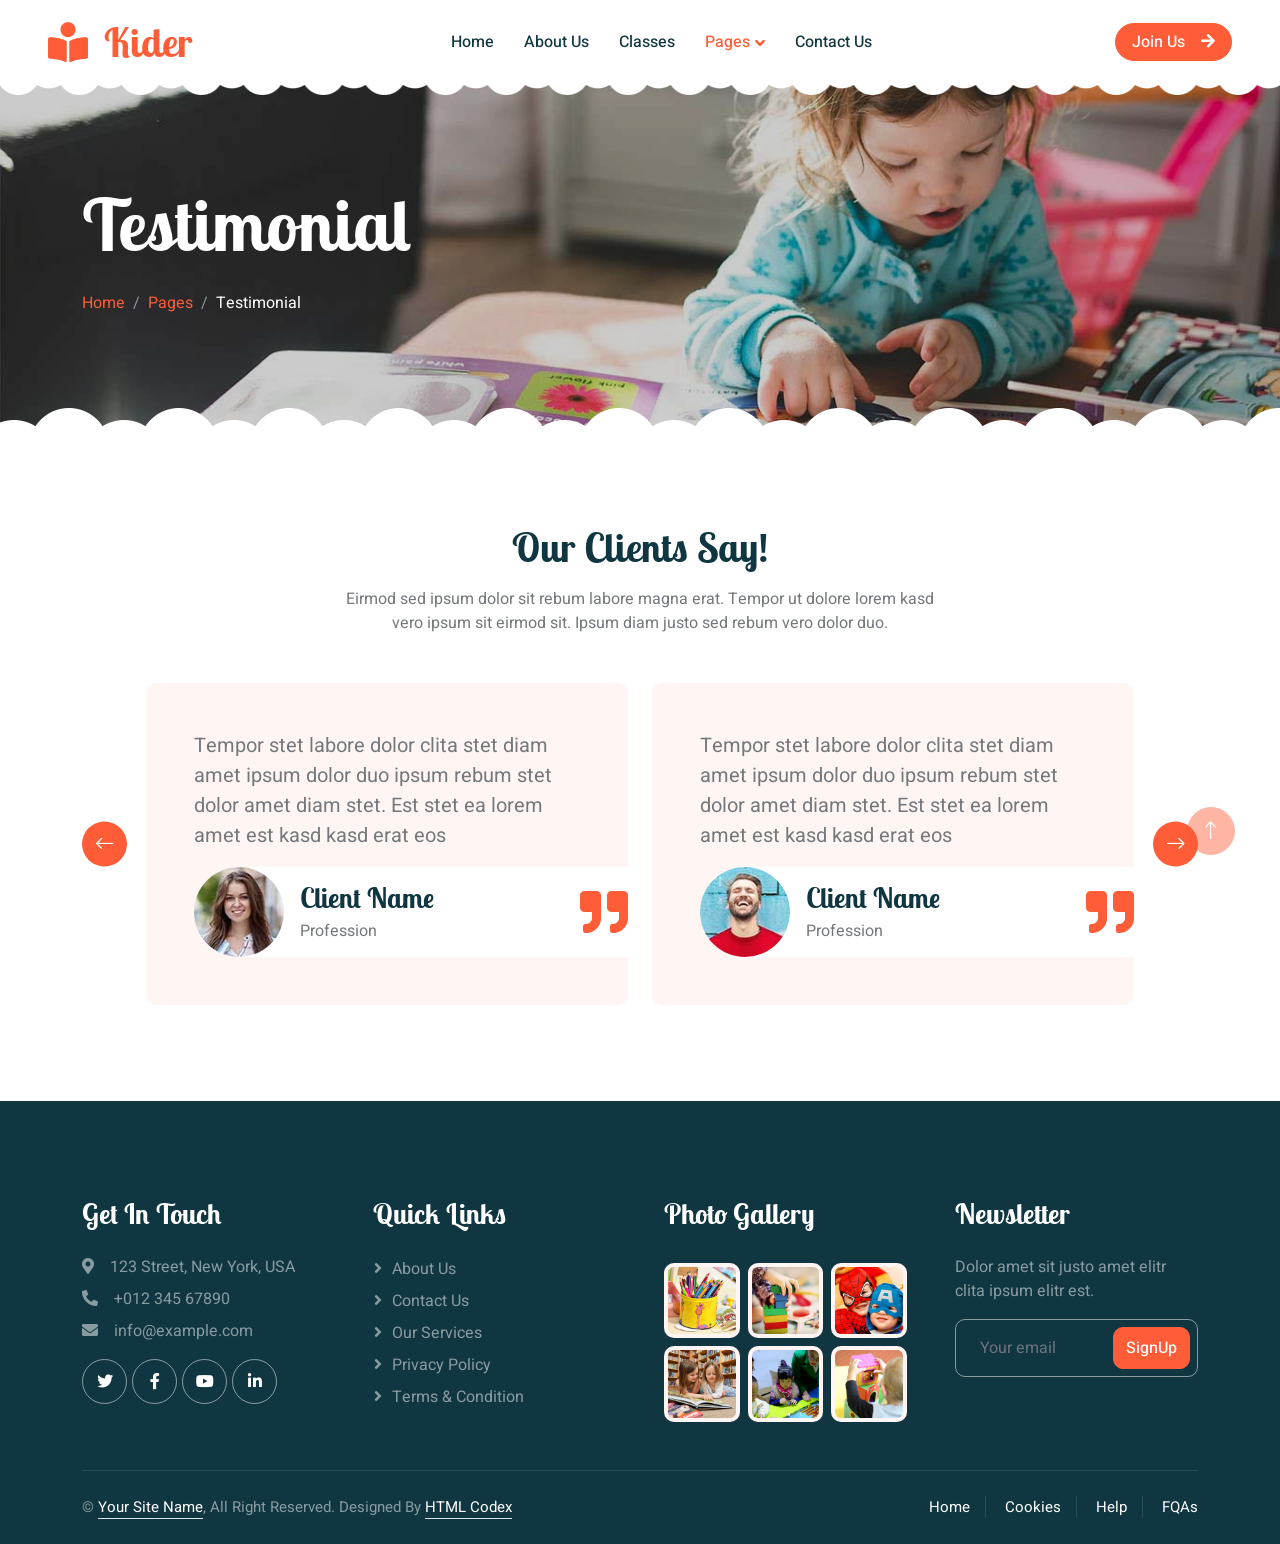
<file: kider-1.0.0/testimonial.html>
<!DOCTYPE html>
<html lang="en">

<head>
    <meta charset="utf-8">
    <title>Kider - Preschool Website Template</title>
    <meta content="width=device-width, initial-scale=1.0" name="viewport">
    <meta content="" name="keywords">
    <meta content="" name="description">

    <!-- Favicon -->
    <link href="img/favicon.ico" rel="icon">

    <!-- Google Web Fonts -->
    <link rel="preconnect" href="https://fonts.googleapis.com">
    <link rel="preconnect" href="https://fonts.gstatic.com" crossorigin>
    <link href="https://fonts.googleapis.com/css2?family=Heebo:wght@400;500;600&family=Inter:wght@600&family=Lobster+Two:wght@700&display=swap" rel="stylesheet">
    
    <!-- Icon Font Stylesheet -->
    <link href="https://cdnjs.cloudflare.com/ajax/libs/font-awesome/5.10.0/css/all.min.css" rel="stylesheet">
    <link href="https://cdn.jsdelivr.net/npm/bootstrap-icons@1.4.1/font/bootstrap-icons.css" rel="stylesheet">

    <!-- Libraries Stylesheet -->
    <link href="lib/animate/animate.min.css" rel="stylesheet">
    <link href="lib/owlcarousel/assets/owl.carousel.min.css" rel="stylesheet">

    <!-- Customized Bootstrap Stylesheet -->
    <link href="css/bootstrap.min.css" rel="stylesheet">

    <!-- Template Stylesheet -->
    <link href="css/style.css" rel="stylesheet">
</head>

<body>
    <div class="container-xxl bg-white p-0">
        <!-- Spinner Start -->
        <div id="spinner" class="show bg-white position-fixed translate-middle w-100 vh-100 top-50 start-50 d-flex align-items-center justify-content-center">
            <div class="spinner-border text-primary" style="width: 3rem; height: 3rem;" role="status">
                <span class="sr-only">Loading...</span>
            </div>
        </div>
        <!-- Spinner End -->


        <!-- Navbar Start -->
        <nav class="navbar navbar-expand-lg bg-white navbar-light sticky-top px-4 px-lg-5 py-lg-0">
            <a href="index.html" class="navbar-brand">
                <h1 class="m-0 text-primary"><i class="fa fa-book-reader me-3"></i>Kider</h1>
            </a>
            <button type="button" class="navbar-toggler" data-bs-toggle="collapse" data-bs-target="#navbarCollapse">
                <span class="navbar-toggler-icon"></span>
            </button>
            <div class="collapse navbar-collapse" id="navbarCollapse">
                <div class="navbar-nav mx-auto">
                    <a href="index.html" class="nav-item nav-link">Home</a>
                    <a href="about.html" class="nav-item nav-link">About Us</a>
                    <a href="classes.html" class="nav-item nav-link">Classes</a>
                    <div class="nav-item dropdown">
                        <a href="#" class="nav-link dropdown-toggle active" data-bs-toggle="dropdown">Pages</a>
                        <div class="dropdown-menu rounded-0 rounded-bottom border-0 shadow-sm m-0">
                            <a href="facility.html" class="dropdown-item">School Facilities</a>
                            <a href="team.html" class="dropdown-item">Popular Teachers</a>
                            <a href="call-to-action.html" class="dropdown-item">Become A Teachers</a>
                            <a href="appointment.html" class="dropdown-item">Make Appointment</a>
                            <a href="testimonial.html" class="dropdown-item active">Testimonial</a>
                            <a href="404.html" class="dropdown-item">404 Error</a>
                        </div>
                    </div>
                    <a href="contact.html" class="nav-item nav-link">Contact Us</a>
                </div>
                <a href="" class="btn btn-primary rounded-pill px-3 d-none d-lg-block">Join Us<i class="fa fa-arrow-right ms-3"></i></a>
            </div>
        </nav>
        <!-- Navbar End -->


        <!-- Page Header End -->
        <div class="container-xxl py-5 page-header position-relative mb-5">
            <div class="container py-5">
                <h1 class="display-2 text-white animated slideInDown mb-4">Testimonial</h1>
                <nav aria-label="breadcrumb animated slideInDown">
                    <ol class="breadcrumb">
                        <li class="breadcrumb-item"><a href="#">Home</a></li>
                        <li class="breadcrumb-item"><a href="#">Pages</a></li>
                        <li class="breadcrumb-item text-white active" aria-current="page">Testimonial</li>
                    </ol>
                </nav>
            </div>
        </div>
        <!-- Page Header End -->


        <!-- Testimonial Start -->
        <div class="container-xxl py-5">
            <div class="container">
                <div class="text-center mx-auto mb-5 wow fadeInUp" data-wow-delay="0.1s" style="max-width: 600px;">
                    <h1 class="mb-3">Our Clients Say!</h1>
                    <p>Eirmod sed ipsum dolor sit rebum labore magna erat. Tempor ut dolore lorem kasd vero ipsum sit eirmod sit. Ipsum diam justo sed rebum vero dolor duo.</p>
                </div>
                <div class="owl-carousel testimonial-carousel wow fadeInUp" data-wow-delay="0.1s">
                    <div class="testimonial-item bg-light rounded p-5">
                        <p class="fs-5">Tempor stet labore dolor clita stet diam amet ipsum dolor duo ipsum rebum stet dolor amet diam stet. Est stet ea lorem amet est kasd kasd erat eos</p>
                        <div class="d-flex align-items-center bg-white me-n5" style="border-radius: 50px 0 0 50px;">
                            <img class="img-fluid flex-shrink-0 rounded-circle" src="img/testimonial-1.jpg" style="width: 90px; height: 90px;">
                            <div class="ps-3">
                                <h3 class="mb-1">Client Name</h3>
                                <span>Profession</span>
                            </div>
                            <i class="fa fa-quote-right fa-3x text-primary ms-auto d-none d-sm-flex"></i>
                        </div>
                    </div>
                    <div class="testimonial-item bg-light rounded p-5">
                        <p class="fs-5">Tempor stet labore dolor clita stet diam amet ipsum dolor duo ipsum rebum stet dolor amet diam stet. Est stet ea lorem amet est kasd kasd erat eos</p>
                        <div class="d-flex align-items-center bg-white me-n5" style="border-radius: 50px 0 0 50px;">
                            <img class="img-fluid flex-shrink-0 rounded-circle" src="img/testimonial-2.jpg" style="width: 90px; height: 90px;">
                            <div class="ps-3">
                                <h3 class="mb-1">Client Name</h3>
                                <span>Profession</span>
                            </div>
                            <i class="fa fa-quote-right fa-3x text-primary ms-auto d-none d-sm-flex"></i>
                        </div>
                    </div>
                    <div class="testimonial-item bg-light rounded p-5">
                        <p class="fs-5">Tempor stet labore dolor clita stet diam amet ipsum dolor duo ipsum rebum stet dolor amet diam stet. Est stet ea lorem amet est kasd kasd erat eos</p>
                        <div class="d-flex align-items-center bg-white me-n5" style="border-radius: 50px 0 0 50px;">
                            <img class="img-fluid flex-shrink-0 rounded-circle" src="img/testimonial-3.jpg" style="width: 90px; height: 90px;">
                            <div class="ps-3">
                                <h3 class="mb-1">Client Name</h3>
                                <span>Profession</span>
                            </div>
                            <i class="fa fa-quote-right fa-3x text-primary ms-auto d-none d-sm-flex"></i>
                        </div>
                    </div>
                </div>
            </div>
        </div>
        <!-- Testimonial End -->


        <!-- Footer Start -->
        <div class="container-fluid bg-dark text-white-50 footer pt-5 mt-5 wow fadeIn" data-wow-delay="0.1s">
            <div class="container py-5">
                <div class="row g-5">
                    <div class="col-lg-3 col-md-6">
                        <h3 class="text-white mb-4">Get In Touch</h3>
                        <p class="mb-2"><i class="fa fa-map-marker-alt me-3"></i>123 Street, New York, USA</p>
                        <p class="mb-2"><i class="fa fa-phone-alt me-3"></i>+012 345 67890</p>
                        <p class="mb-2"><i class="fa fa-envelope me-3"></i>info@example.com</p>
                        <div class="d-flex pt-2">
                            <a class="btn btn-outline-light btn-social" href=""><i class="fab fa-twitter"></i></a>
                            <a class="btn btn-outline-light btn-social" href=""><i class="fab fa-facebook-f"></i></a>
                            <a class="btn btn-outline-light btn-social" href=""><i class="fab fa-youtube"></i></a>
                            <a class="btn btn-outline-light btn-social" href=""><i class="fab fa-linkedin-in"></i></a>
                        </div>
                    </div>
                    <div class="col-lg-3 col-md-6">
                        <h3 class="text-white mb-4">Quick Links</h3>
                        <a class="btn btn-link text-white-50" href="">About Us</a>
                        <a class="btn btn-link text-white-50" href="">Contact Us</a>
                        <a class="btn btn-link text-white-50" href="">Our Services</a>
                        <a class="btn btn-link text-white-50" href="">Privacy Policy</a>
                        <a class="btn btn-link text-white-50" href="">Terms & Condition</a>
                    </div>
                    <div class="col-lg-3 col-md-6">
                        <h3 class="text-white mb-4">Photo Gallery</h3>
                        <div class="row g-2 pt-2">
                            <div class="col-4">
                                <img class="img-fluid rounded bg-light p-1" src="img/classes-1.jpg" alt="">
                            </div>
                            <div class="col-4">
                                <img class="img-fluid rounded bg-light p-1" src="img/classes-2.jpg" alt="">
                            </div>
                            <div class="col-4">
                                <img class="img-fluid rounded bg-light p-1" src="img/classes-3.jpg" alt="">
                            </div>
                            <div class="col-4">
                                <img class="img-fluid rounded bg-light p-1" src="img/classes-4.jpg" alt="">
                            </div>
                            <div class="col-4">
                                <img class="img-fluid rounded bg-light p-1" src="img/classes-5.jpg" alt="">
                            </div>
                            <div class="col-4">
                                <img class="img-fluid rounded bg-light p-1" src="img/classes-6.jpg" alt="">
                            </div>
                        </div>
                    </div>
                    <div class="col-lg-3 col-md-6">
                        <h3 class="text-white mb-4">Newsletter</h3>
                        <p>Dolor amet sit justo amet elitr clita ipsum elitr est.</p>
                        <div class="position-relative mx-auto" style="max-width: 400px;">
                            <input class="form-control bg-transparent w-100 py-3 ps-4 pe-5" type="text" placeholder="Your email">
                            <button type="button" class="btn btn-primary py-2 position-absolute top-0 end-0 mt-2 me-2">SignUp</button>
                        </div>
                    </div>
                </div>
            </div>
            <div class="container">
                <div class="copyright">
                    <div class="row">
                        <div class="col-md-6 text-center text-md-start mb-3 mb-md-0">
                            &copy; <a class="border-bottom" href="#">Your Site Name</a>, All Right Reserved. 
							
							<!--/*** This template is free as long as you keep the footer author’s credit link/attribution link/backlink. If you'd like to use the template without the footer author’s credit link/attribution link/backlink, you can purchase the Credit Removal License from "https://htmlcodex.com/credit-removal". Thank you for your support. ***/-->
							Designed By <a class="border-bottom" href="https://htmlcodex.com">HTML Codex</a>
                        </div>
                        <div class="col-md-6 text-center text-md-end">
                            <div class="footer-menu">
                                <a href="">Home</a>
                                <a href="">Cookies</a>
                                <a href="">Help</a>
                                <a href="">FQAs</a>
                            </div>
                        </div>
                    </div>
                </div>
            </div>
        </div>
        <!-- Footer End -->


        <!-- Back to Top -->
        <a href="#" class="btn btn-lg btn-primary btn-lg-square back-to-top"><i class="bi bi-arrow-up"></i></a>
    </div>

    <!-- JavaScript Libraries -->
    <script src="https://code.jquery.com/jquery-3.4.1.min.js"></script>
    <script src="https://cdn.jsdelivr.net/npm/bootstrap@5.0.0/dist/js/bootstrap.bundle.min.js"></script>
    <script src="lib/wow/wow.min.js"></script>
    <script src="lib/easing/easing.min.js"></script>
    <script src="lib/waypoints/waypoints.min.js"></script>
    <script src="lib/owlcarousel/owl.carousel.min.js"></script>

    <!-- Template Javascript -->
    <script src="js/main.js"></script>
</body>

</html>
</file>
<file: css/style.css>
/********** Template CSS **********/
:root {
    --primary: #FE5D37;
    --light: #FFF5F3;
    --dark: #103741;
}

.back-to-top {
    position: fixed;
    display: none;
    right: 45px;
    bottom: 45px;
    z-index: 99;
}


/*** Spinner ***/
#spinner {
    opacity: 0;
    visibility: hidden;
    transition: opacity .5s ease-out, visibility 0s linear .5s;
    z-index: 99999;
}

#spinner.show {
    transition: opacity .5s ease-out, visibility 0s linear 0s;
    visibility: visible;
    opacity: 1;
}


/*** Button ***/
.btn {
    font-weight: 500;
    transition: .5s;
}

.btn.btn-primary {
    color: #FFFFFF;
}

.btn-square {
    width: 38px;
    height: 38px;
}

.btn-sm-square {
    width: 32px;
    height: 32px;
}

.btn-lg-square {
    width: 48px;
    height: 48px;
}

.btn-square,
.btn-sm-square,
.btn-lg-square {
    padding: 0;
    display: flex;
    align-items: center;
    justify-content: center;
    font-weight: normal;
    border-radius: 50px;
}


/*** Heading ***/
h1,
h2,
h3,
h4,
.h1,
.h2,
.h3,
.h4,
.display-1,
.display-2,
.display-3,
.display-4,
.display-5,
.display-6 {
    font-family: 'Lobster Two', cursive;
    font-weight: 700;
}

h5,
h6,
.h5,
.h6 {
    font-weight: 600;
}

.font-secondary {
    font-family: 'Lobster Two', cursive;
}


/*** Navbar ***/
.navbar .navbar-nav .nav-link {
    padding: 30px 15px;
    color: var(--dark);
    font-weight: 500;
    outline: none;
}

.navbar .navbar-nav .nav-link:hover,
.navbar .navbar-nav .nav-link.active {
    color: var(--primary);
}

.navbar.sticky-top {
    top: -100px;
    transition: .5s;
}

.navbar .dropdown-toggle::after {
    border: none;
    content: "\f107";
    font-family: "Font Awesome 5 Free";
    font-weight: 900;
    vertical-align: middle;
    margin-left: 5px;
    transition: .5s;
}

.navbar .dropdown-toggle[aria-expanded=true]::after {
    transform: rotate(-180deg);
}

@media (max-width: 991.98px) {
    .navbar .navbar-nav .nav-link  {
        margin-right: 0;
        padding: 10px 0;
    }

    .navbar .navbar-nav {
        margin-top: 15px;
        border-top: 1px solid #EEEEEE;
    }
}

@media (min-width: 992px) {
    .navbar .nav-item .dropdown-menu {
        display: block;
        top: calc(100% - 15px);
        margin-top: 0;
        opacity: 0;
        visibility: hidden;
        transition: .5s;
        
    }

    .navbar .nav-item:hover .dropdown-menu {
        top: 100%;
        visibility: visible;
        transition: .5s;
        opacity: 1;
    }
}


/*** Header ***/
.header-carousel::before,
.header-carousel::after,
.page-header::before,
.page-header::after {
    position: absolute;
    content: "";
    width: 100%;
    height: 10px;
    top: 0;
    left: 0;
    background: url(../img/bg-header-top.png) center center repeat-x;
    z-index: 1;
}

.header-carousel::after,
.page-header::after {
    height: 19px;
    top: auto;
    bottom: 0;
    background: url(../img/bg-header-bottom.png) center center repeat-x;
}

@media (max-width: 768px) {
    .header-carousel .owl-carousel-item {
        position: relative;
        min-height: 200px;
    }
    
    .header-carousel .owl-carousel-item img {
        position: absolute;
        width: 100%;
        height: 100%;
        object-fit: cover;
    }

    .header-carousel .owl-carousel-item p {
        font-size: 10px !important;
        font-weight: 400 !important;
    }

    .header-carousel .owl-carousel-item h1 {
        font-size: 20px;
        font-weight: 600;
    }
}

.header-carousel .owl-nav {
    position: absolute;
    top: 50%;
    right: 8%;
    transform: translateY(-50%);
    display: flex;
    flex-direction: column;
}

.header-carousel .owl-nav .owl-prev,
.header-carousel .owl-nav .owl-next {
    margin: 7px 0;
    width: 45px;
    height: 45px;
    display: flex;
    align-items: center;
    justify-content: center;
    color: #FFFFFF;
    background: transparent;
    border: 1px solid #FFFFFF;
    border-radius: 45px;
    font-size: 22px;
    transition: .5s;
}

.header-carousel .owl-nav .owl-prev:hover,
.header-carousel .owl-nav .owl-next:hover {
    background: var(--primary);
    border-color: var(--primary);
}

.page-header {
    background: linear-gradient(rgba(0, 0, 0, .2), rgba(0, 0, 0, .2)), url(../img/A8bApprossimazione.jpg) center center no-repeat;
    background-size: cover;
}

.breadcrumb-item + .breadcrumb-item::before {
    color: rgba(255, 255, 255, .5);
}


/*** Facility ***/
.facility-item .facility-icon {
    position: relative;
    margin: 0 auto;
    width: 100px;
    height: 100px;
    border-radius: 100px;
    display: flex;
    align-items: center;
    justify-content: center;
}

.facility-item .facility-icon::before {
    position: absolute;
    content: "";
    width: 100%;
    height: 100%;
    top: 0;
    left: 0;
    background: rgba(255, 255, 255, .9);
    transition: .5s;
    z-index: 1;
}

.facility-item .facility-icon span {
    position: absolute;
    content: "";
    width: 15px;
    height: 30px;
    top: 0;
    left: 0;
    border-radius: 50%;
}

.facility-item .facility-icon span:last-child {
    left: auto;
    right: 0;
}

.facility-item .facility-icon i {
    position: relative;
    z-index: 2;
}

.facility-item .facility-text {
    position: relative;
    min-height: 250px;
    padding: 30px;
    border-radius: 100%;
    display: flex;
    text-align: center;
    justify-content: center;
    flex-direction: column;
}

.facility-item .facility-text::before {
    position: absolute;
    content: "";
    width: 100%;
    height: 100%;
    top: 0;
    left: 0;
    background: rgba(255, 255, 255, .9);
    transition: .5s;
    z-index: 1;
}

.facility-item .facility-text * {
    position: relative;
    z-index: 2;
}

.facility-item:hover .facility-icon::before,
.facility-item:hover .facility-text::before {
    background: transparent;
}

.facility-item * {
    transition: .5s;
}

.facility-item:hover * {
    color: #FFFFFF !important;
}


/*** About ***/
.about-img img {
    transition: .5s;
}

.about-img img:hover {
    background: var(--primary) !important;
}


/*** Classes ***/
.classes-item {
    transition: .5s;
}

.classes-item:hover {
    margin-top: -10px;
}


/*** Team ***/
.team-item .team-text {
    position: absolute;
    width: 250px;
    height: 250px;
    bottom: 0;
    right: 0;
    display: flex;
    align-items: center;
    justify-content: center;
    flex-direction: column;
    background: #FFFFFF;
    border: 17px solid var(--light);
    border-radius: 250px;
    transition: .5s;
}

.team-item:hover .team-text {
    border-color: var(--primary);
}


/*** Testimonial ***/
.testimonial-carousel {
    padding-left: 1.5rem;
    padding-right: 1.5rem;
}

@media (min-width: 576px) {
    .testimonial-carousel {
        padding-left: 4rem;
        padding-right: 4rem;
    }
}

.testimonial-carousel .testimonial-item .border {
    border: 1px dashed rgba(0, 185, 142, .3) !important;
}

.testimonial-carousel .owl-nav {
    position: absolute;
    width: 100%;
    height: 45px;
    top: 50%;
    left: 0;
    transform: translateY(-50%);
    display: flex;
    justify-content: space-between;
    z-index: 1;
}

.testimonial-carousel .owl-nav .owl-prev,
.testimonial-carousel .owl-nav .owl-next {
    position: relative;
    width: 45px;
    height: 45px;
    display: flex;
    align-items: center;
    justify-content: center;
    color: #FFFFFF;
    background: var(--primary);
    border-radius: 45px;
    font-size: 20px;
    transition: .5s;
}

.testimonial-carousel .owl-nav .owl-prev:hover,
.testimonial-carousel .owl-nav .owl-next:hover {
    background: var(--dark);
}


/*** Footer ***/
.footer .btn.btn-social {
    margin-right: 5px;
    width: 45px;
    height: 45px;
    display: flex;
    align-items: center;
    justify-content: center;
    color: #FFFFFF;
    border: 1px solid rgba(255,255,255,0.5);
    border-radius: 45px;
    transition: .3s;
}

.footer .btn.btn-social:hover {
    border-color: var(--primary);
    background: var(--primary);
}

.footer .btn.btn-link {
    display: block;
    margin-bottom: 5px;
    padding: 0;
    text-align: left;
    font-size: 16px;
    font-weight: normal;
    text-transform: capitalize;
    transition: .3s;
}

.footer .btn.btn-link::before {
    position: relative;
    content: "\f105";
    font-family: "Font Awesome 5 Free";
    font-weight: 900;
    margin-right: 10px;
}

.footer .btn.btn-link:hover {
    color: var(--primary) !important;
    letter-spacing: 1px;
    box-shadow: none;
}

.footer .form-control {
    border-color: rgba(255,255,255,0.5);
}

.footer .copyright {
    padding: 25px 0;
    font-size: 15px;
    border-top: 1px solid rgba(256, 256, 256, .1);
}

.footer .copyright a {
    color: #FFFFFF;
}

.footer .footer-menu a {
    margin-right: 15px;
    padding-right: 15px;
    border-right: 1px solid rgba(255, 255, 255, .1);
}

.footer .copyright a:hover,
.footer .footer-menu a:hover {
    color: var(--primary) !important;
}

.footer .footer-menu a:last-child {
    margin-right: 0;
    padding-right: 0;
    border-right: none;
}
</file>
<file: kider-1.0.0/css/style.css>
/********** Template CSS **********/
:root {
    --primary: #FE5D37;
    --light: #FFF5F3;
    --dark: #103741;
}

.back-to-top {
    position: fixed;
    display: none;
    right: 45px;
    bottom: 45px;
    z-index: 99;
}


/*** Spinner ***/
#spinner {
    opacity: 0;
    visibility: hidden;
    transition: opacity .5s ease-out, visibility 0s linear .5s;
    z-index: 99999;
}

#spinner.show {
    transition: opacity .5s ease-out, visibility 0s linear 0s;
    visibility: visible;
    opacity: 1;
}


/*** Button ***/
.btn {
    font-weight: 500;
    transition: .5s;
}

.btn.btn-primary {
    color: #FFFFFF;
}

.btn-square {
    width: 38px;
    height: 38px;
}

.btn-sm-square {
    width: 32px;
    height: 32px;
}

.btn-lg-square {
    width: 48px;
    height: 48px;
}

.btn-square,
.btn-sm-square,
.btn-lg-square {
    padding: 0;
    display: flex;
    align-items: center;
    justify-content: center;
    font-weight: normal;
    border-radius: 50px;
}


/*** Heading ***/
h1,
h2,
h3,
h4,
.h1,
.h2,
.h3,
.h4,
.display-1,
.display-2,
.display-3,
.display-4,
.display-5,
.display-6 {
    font-family: 'Lobster Two', cursive;
    font-weight: 700;
}

h5,
h6,
.h5,
.h6 {
    font-weight: 600;
}

.font-secondary {
    font-family: 'Lobster Two', cursive;
}


/*** Navbar ***/
.navbar .navbar-nav .nav-link {
    padding: 30px 15px;
    color: var(--dark);
    font-weight: 500;
    outline: none;
}

.navbar .navbar-nav .nav-link:hover,
.navbar .navbar-nav .nav-link.active {
    color: var(--primary);
}

.navbar.sticky-top {
    top: -100px;
    transition: .5s;
}

.navbar .dropdown-toggle::after {
    border: none;
    content: "\f107";
    font-family: "Font Awesome 5 Free";
    font-weight: 900;
    vertical-align: middle;
    margin-left: 5px;
    transition: .5s;
}

.navbar .dropdown-toggle[aria-expanded=true]::after {
    transform: rotate(-180deg);
}

@media (max-width: 991.98px) {
    .navbar .navbar-nav .nav-link  {
        margin-right: 0;
        padding: 10px 0;
    }

    .navbar .navbar-nav {
        margin-top: 15px;
        border-top: 1px solid #EEEEEE;
    }
}

@media (min-width: 992px) {
    .navbar .nav-item .dropdown-menu {
        display: block;
        top: calc(100% - 15px);
        margin-top: 0;
        opacity: 0;
        visibility: hidden;
        transition: .5s;
        
    }

    .navbar .nav-item:hover .dropdown-menu {
        top: 100%;
        visibility: visible;
        transition: .5s;
        opacity: 1;
    }
}


/*** Header ***/
.header-carousel::before,
.header-carousel::after,
.page-header::before,
.page-header::after {
    position: absolute;
    content: "";
    width: 100%;
    height: 10px;
    top: 0;
    left: 0;
    background: url(../img/bg-header-top.png) center center repeat-x;
    z-index: 1;
}

.header-carousel::after,
.page-header::after {
    height: 19px;
    top: auto;
    bottom: 0;
    background: url(../img/bg-header-bottom.png) center center repeat-x;
}

@media (max-width: 768px) {
    .header-carousel .owl-carousel-item {
        position: relative;
        min-height: 500px;
    }
    
    .header-carousel .owl-carousel-item img {
        position: absolute;
        width: 100%;
        height: 100%;
        object-fit: cover;
    }

    .header-carousel .owl-carousel-item p {
        font-size: 16px !important;
        font-weight: 400 !important;
    }

    .header-carousel .owl-carousel-item h1 {
        font-size: 30px;
        font-weight: 600;
    }
}

.header-carousel .owl-nav {
    position: absolute;
    top: 50%;
    right: 8%;
    transform: translateY(-50%);
    display: flex;
    flex-direction: column;
}

.header-carousel .owl-nav .owl-prev,
.header-carousel .owl-nav .owl-next {
    margin: 7px 0;
    width: 45px;
    height: 45px;
    display: flex;
    align-items: center;
    justify-content: center;
    color: #FFFFFF;
    background: transparent;
    border: 1px solid #FFFFFF;
    border-radius: 45px;
    font-size: 22px;
    transition: .5s;
}

.header-carousel .owl-nav .owl-prev:hover,
.header-carousel .owl-nav .owl-next:hover {
    background: var(--primary);
    border-color: var(--primary);
}

.page-header {
    background: linear-gradient(rgba(0, 0, 0, .2), rgba(0, 0, 0, .2)), url(../img/carousel-1.jpg) center center no-repeat;
    background-size: cover;
}

.breadcrumb-item + .breadcrumb-item::before {
    color: rgba(255, 255, 255, .5);
}


/*** Facility ***/
.facility-item .facility-icon {
    position: relative;
    margin: 0 auto;
    width: 100px;
    height: 100px;
    border-radius: 100px;
    display: flex;
    align-items: center;
    justify-content: center;
}

.facility-item .facility-icon::before {
    position: absolute;
    content: "";
    width: 100%;
    height: 100%;
    top: 0;
    left: 0;
    background: rgba(255, 255, 255, .9);
    transition: .5s;
    z-index: 1;
}

.facility-item .facility-icon span {
    position: absolute;
    content: "";
    width: 15px;
    height: 30px;
    top: 0;
    left: 0;
    border-radius: 50%;
}

.facility-item .facility-icon span:last-child {
    left: auto;
    right: 0;
}

.facility-item .facility-icon i {
    position: relative;
    z-index: 2;
}

.facility-item .facility-text {
    position: relative;
    min-height: 250px;
    padding: 30px;
    border-radius: 100%;
    display: flex;
    text-align: center;
    justify-content: center;
    flex-direction: column;
}

.facility-item .facility-text::before {
    position: absolute;
    content: "";
    width: 100%;
    height: 100%;
    top: 0;
    left: 0;
    background: rgba(255, 255, 255, .9);
    transition: .5s;
    z-index: 1;
}

.facility-item .facility-text * {
    position: relative;
    z-index: 2;
}

.facility-item:hover .facility-icon::before,
.facility-item:hover .facility-text::before {
    background: transparent;
}

.facility-item * {
    transition: .5s;
}

.facility-item:hover * {
    color: #FFFFFF !important;
}


/*** About ***/
.about-img img {
    transition: .5s;
}

.about-img img:hover {
    background: var(--primary) !important;
}


/*** Classes ***/
.classes-item {
    transition: .5s;
}

.classes-item:hover {
    margin-top: -10px;
}


/*** Team ***/
.team-item .team-text {
    position: absolute;
    width: 250px;
    height: 250px;
    bottom: 0;
    right: 0;
    display: flex;
    align-items: center;
    justify-content: center;
    flex-direction: column;
    background: #FFFFFF;
    border: 17px solid var(--light);
    border-radius: 250px;
    transition: .5s;
}

.team-item:hover .team-text {
    border-color: var(--primary);
}


/*** Testimonial ***/
.testimonial-carousel {
    padding-left: 1.5rem;
    padding-right: 1.5rem;
}

@media (min-width: 576px) {
    .testimonial-carousel {
        padding-left: 4rem;
        padding-right: 4rem;
    }
}

.testimonial-carousel .testimonial-item .border {
    border: 1px dashed rgba(0, 185, 142, .3) !important;
}

.testimonial-carousel .owl-nav {
    position: absolute;
    width: 100%;
    height: 45px;
    top: 50%;
    left: 0;
    transform: translateY(-50%);
    display: flex;
    justify-content: space-between;
    z-index: 1;
}

.testimonial-carousel .owl-nav .owl-prev,
.testimonial-carousel .owl-nav .owl-next {
    position: relative;
    width: 45px;
    height: 45px;
    display: flex;
    align-items: center;
    justify-content: center;
    color: #FFFFFF;
    background: var(--primary);
    border-radius: 45px;
    font-size: 20px;
    transition: .5s;
}

.testimonial-carousel .owl-nav .owl-prev:hover,
.testimonial-carousel .owl-nav .owl-next:hover {
    background: var(--dark);
}


/*** Footer ***/
.footer .btn.btn-social {
    margin-right: 5px;
    width: 45px;
    height: 45px;
    display: flex;
    align-items: center;
    justify-content: center;
    color: #FFFFFF;
    border: 1px solid rgba(255,255,255,0.5);
    border-radius: 45px;
    transition: .3s;
}

.footer .btn.btn-social:hover {
    border-color: var(--primary);
    background: var(--primary);
}

.footer .btn.btn-link {
    display: block;
    margin-bottom: 5px;
    padding: 0;
    text-align: left;
    font-size: 16px;
    font-weight: normal;
    text-transform: capitalize;
    transition: .3s;
}

.footer .btn.btn-link::before {
    position: relative;
    content: "\f105";
    font-family: "Font Awesome 5 Free";
    font-weight: 900;
    margin-right: 10px;
}

.footer .btn.btn-link:hover {
    color: var(--primary) !important;
    letter-spacing: 1px;
    box-shadow: none;
}

.footer .form-control {
    border-color: rgba(255,255,255,0.5);
}

.footer .copyright {
    padding: 25px 0;
    font-size: 15px;
    border-top: 1px solid rgba(256, 256, 256, .1);
}

.footer .copyright a {
    color: #FFFFFF;
}

.footer .footer-menu a {
    margin-right: 15px;
    padding-right: 15px;
    border-right: 1px solid rgba(255, 255, 255, .1);
}

.footer .copyright a:hover,
.footer .footer-menu a:hover {
    color: var(--primary) !important;
}

.footer .footer-menu a:last-child {
    margin-right: 0;
    padding-right: 0;
    border-right: none;
}
</file>
